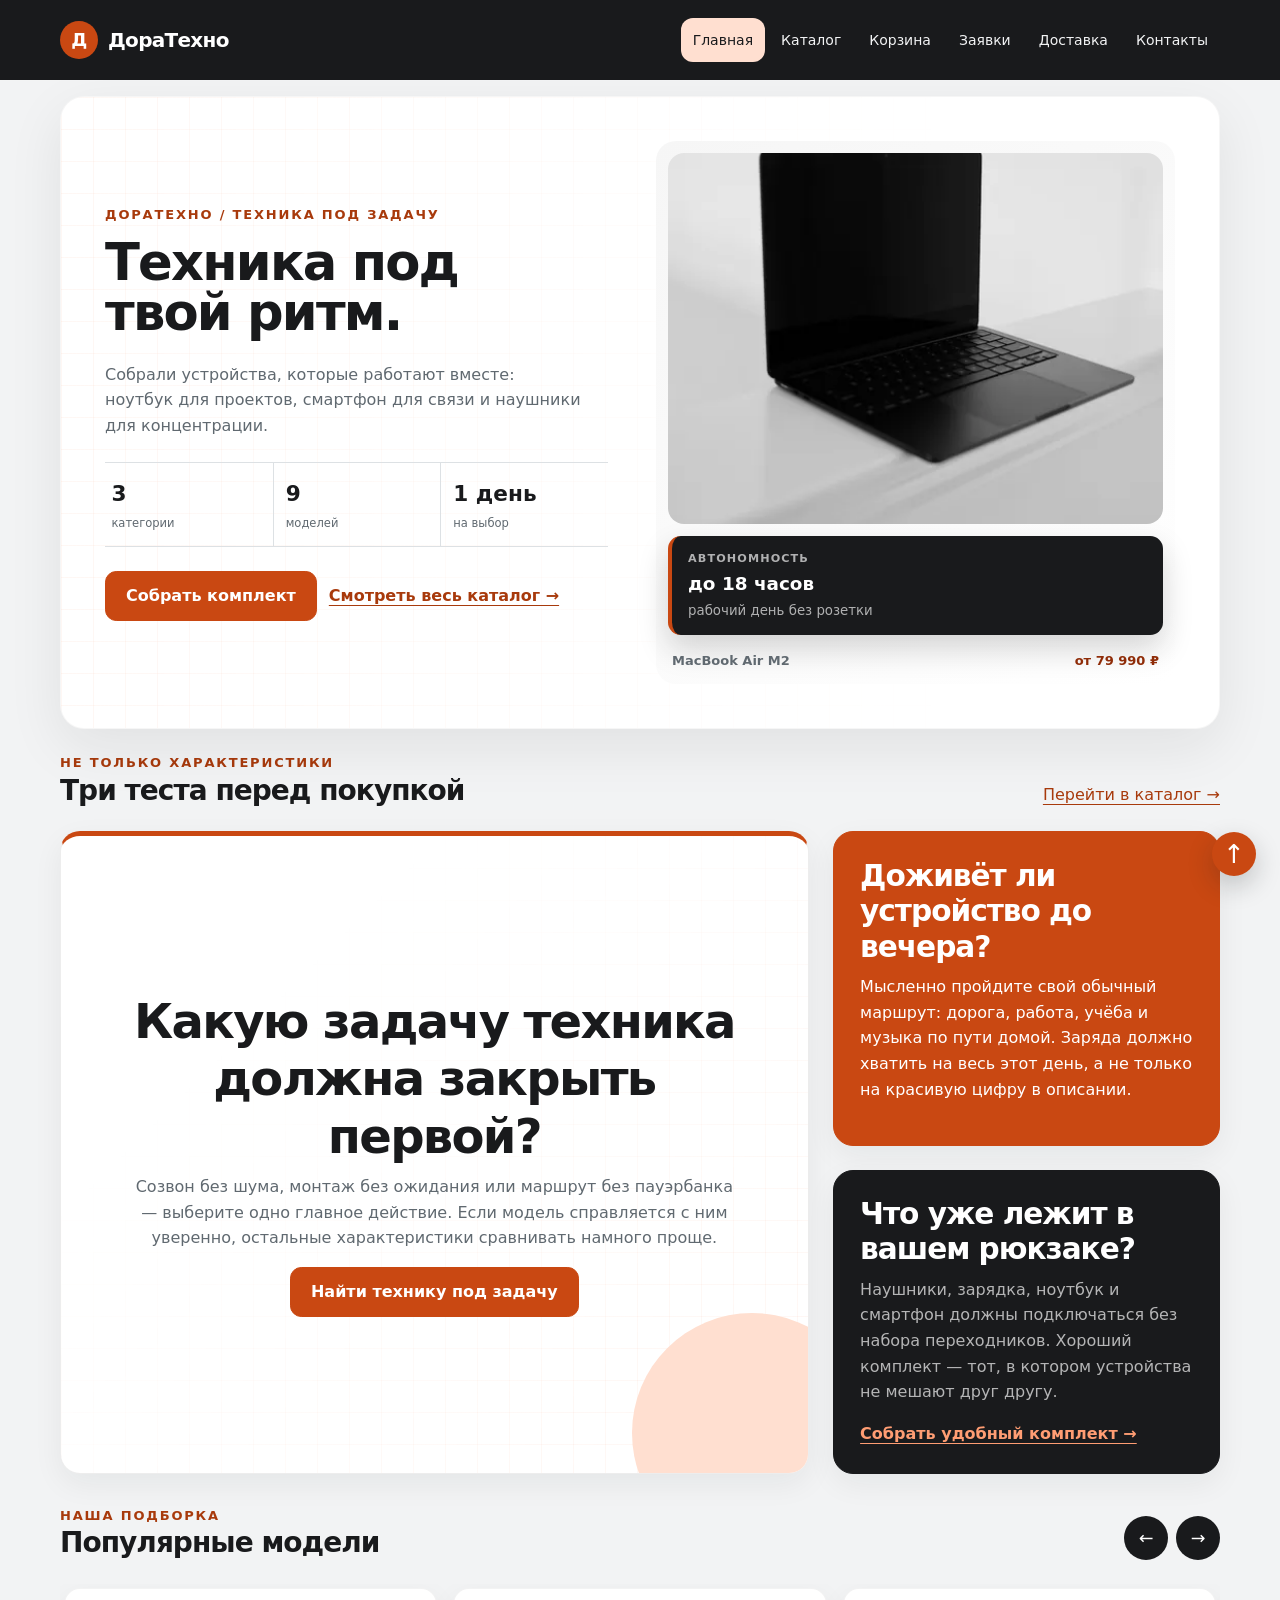
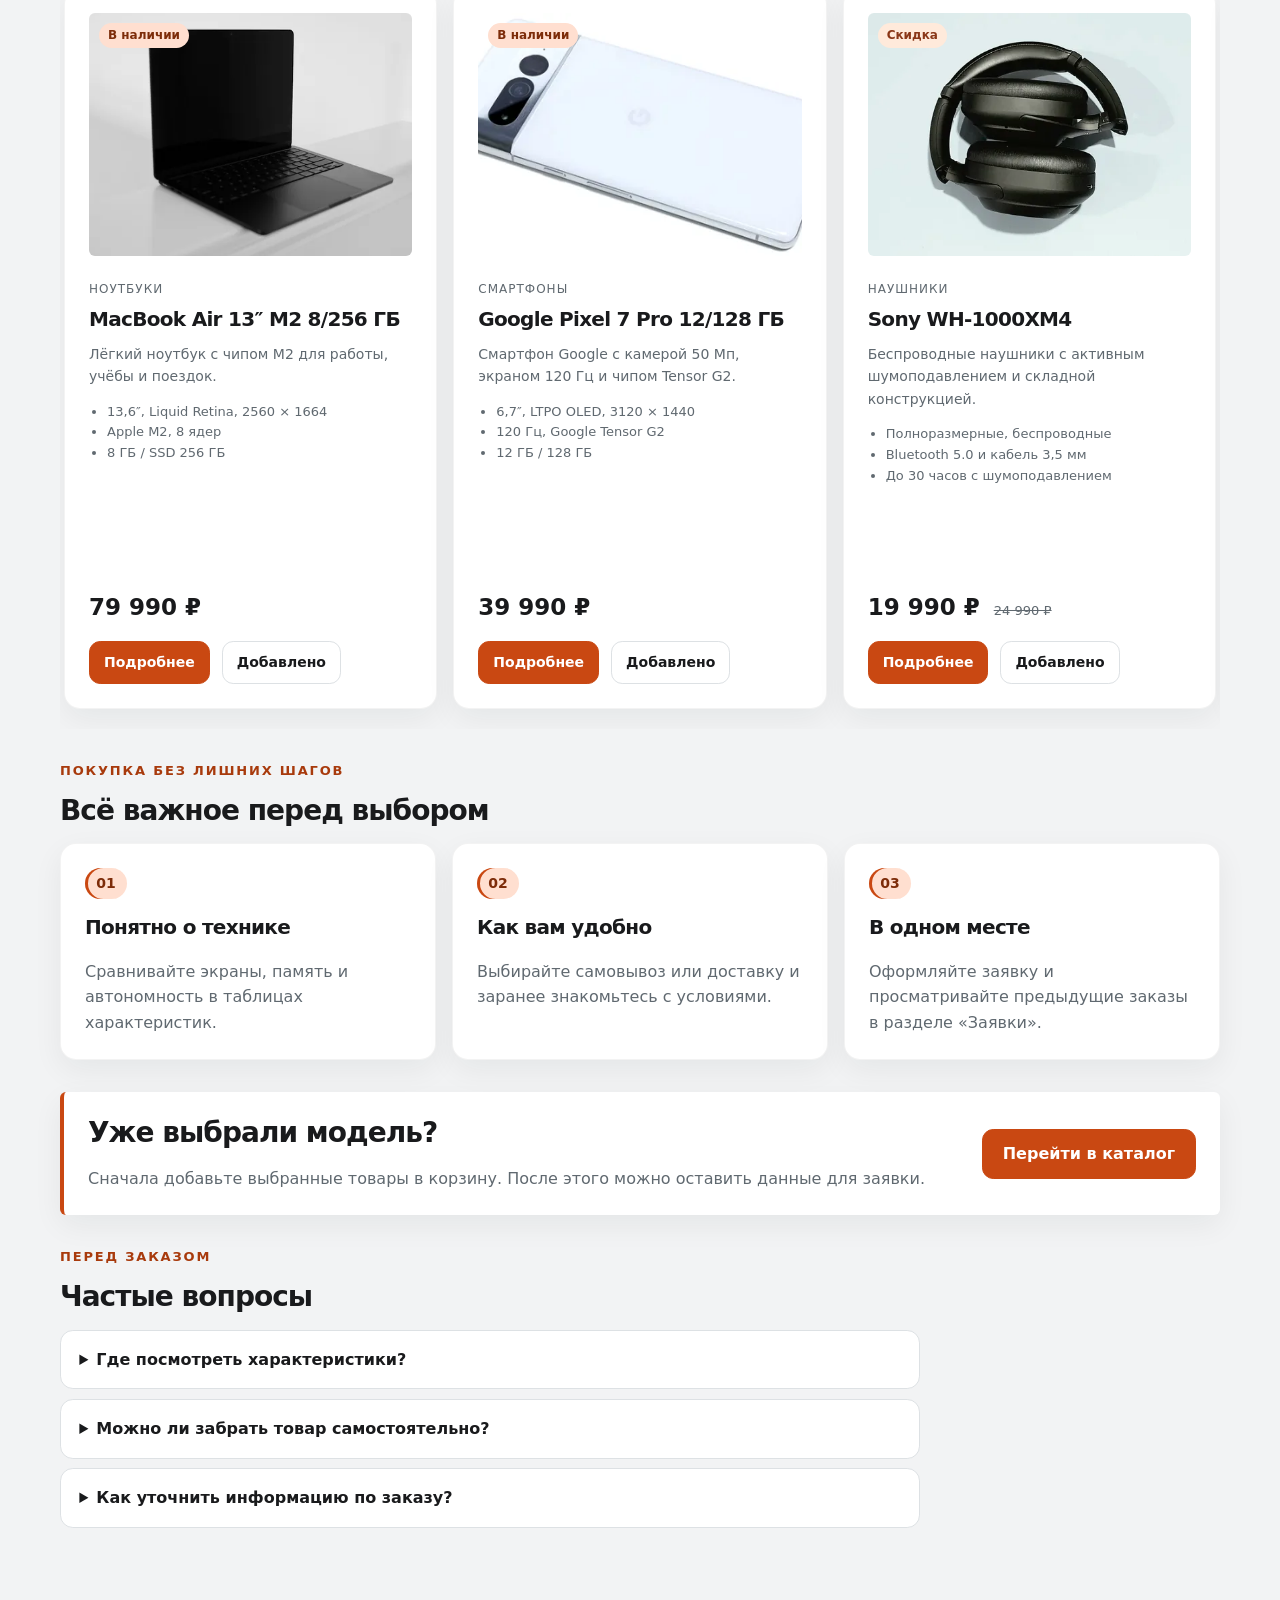
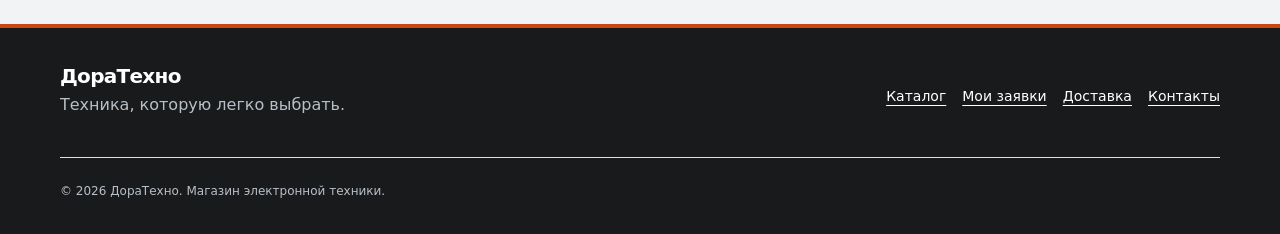
<file: index.html>
<!DOCTYPE html>
<html lang="ru">
  <head>
    <meta charset="UTF-8">
    <meta name="viewport" content="width=device-width, initial-scale=1.0">
    <meta name="description" content="ДораТехно: смартфоны, ноутбуки и наушники. Сравните модели, выберите технику и оформите заявку.">
    <title>Магазин техники — ДораТехно</title>
    <link rel="icon" href="images/favicon.svg" type="image/svg+xml">
    <link rel="stylesheet" href="css/style.css">
    <link rel="stylesheet" href="css/responsive.css">
    <script src="js/data.js" defer></script>
    <script src="js/storage.js" defer></script>
    <script src="js/main.js" defer></script>
    <script src="js/home.js" defer></script>
  </head>
  <body id="top">
    <a class="skip-link" href="#main">Перейти к содержимому</a>
    <header class="site-header">
      <div class="container">
        <div class="site-header__inner">
          <a class="site-header__logo" href="index.html">
            <span class="site-header__mark" aria-hidden="true">Д</span>ДораТехно</a>
          <nav class="site-nav" aria-label="Основная навигация">
            <ul class="site-nav__list">
              <li class="site-nav__item">
                <a class="site-nav__link site-nav__link--active" href="index.html" aria-current="page">Главная</a>
              </li>
              <li class="site-nav__item">
                <a class="site-nav__link" href="catalog.html">Каталог</a>
              </li>
              <li class="site-nav__item">
                <a class="site-nav__link" href="cart.html">Корзина</a>
              </li>
              <li class="site-nav__item">
                <a class="site-nav__link" href="order.html">Заявки</a>
              </li>
              <li class="site-nav__item">
                <a class="site-nav__link" href="delivery.html">Доставка</a>
              </li>
              <li class="site-nav__item">
                <a class="site-nav__link" href="contacts.html">Контакты</a>
              </li>
            </ul>
          </nav>
        </div>
      </div>
    </header>
    <main class="container" id="main">
      <section class="hero">
        <div class="hero__content">
          <p class="eyebrow">ДораТехно / техника под задачу</p>
          <h1 class="hero__title"><span>Техника под</span> <span class="hero__title-second">твой ритм.</span></h1>
          <p class="hero__text">Собрали устройства, которые работают вместе: ноутбук для проектов, смартфон для связи и наушники для концентрации.</p>
          <ul class="hero__facts" aria-label="Преимущества подборки">
            <li><strong>3</strong><span>категории</span></li>
            <li><strong>9</strong><span>моделей</span></li>
            <li><strong>1 день</strong><span>на выбор</span></li>
          </ul>
          <div class="actions">
            <a class="button" href="#choice-guide-title">Собрать комплект</a>
            <a class="hero__text-link" href="catalog.html">Смотреть весь каталог →</a>
          </div>
        </div>
        <div class="hero__visual">
          <picture>
            <source type="image/webp" srcset="images/macbook-air-m2-alt-480.webp 480w, images/macbook-air-m2-alt-960.webp 960w" sizes="(max-width: 767px) calc(100vw - 32px), (max-width: 1023px) 45vw, 520px">
            <img class="hero__image" src="images/macbook-air-m2-alt.jpg" alt="MacBook Air 13″ M2 в цвете «Тёмная ночь»" width="960" height="1440" fetchpriority="high">
          </picture>
          <div class="hero__float-card">
            <span>Автономность</span>
            <strong>до 18 часов</strong>
            <small>рабочий день без розетки</small>
          </div>
          <p class="hero__caption"><strong>MacBook Air M2</strong><span>от 79 990 ₽</span></p>
        </div>
      </section>
      <section class="section choice-guide" aria-labelledby="choice-guide-title">
        <div class="section__heading">
          <div>
            <p class="eyebrow">Не только характеристики</p>
            <h2 id="choice-guide-title">Три теста перед покупкой</h2>
          </div>
          <a href="catalog.html">Перейти в каталог →</a>
        </div>
        <div class="choice-guide__grid">
          <article class="choice-guide__card choice-guide__card--main">
            <div class="choice-guide__content">
              <h3>Какую задачу техника должна закрыть первой?</h3>
              <p>Созвон без шума, монтаж без ожидания или маршрут без пауэрбанка — выберите одно главное действие. Если модель справляется с ним уверенно, остальные характеристики сравнивать намного проще.</p>
              <a class="button" href="catalog.html">Найти технику под задачу</a>
            </div>
          </article>
          <article class="choice-guide__card choice-guide__card--question">
            <h3>Доживёт ли устройство до вечера?</h3>
            <p>Мысленно пройдите свой обычный маршрут: дорога, работа, учёба и музыка по пути домой. Заряда должно хватить на весь этот день, а не только на красивую цифру в описании.</p>
          </article>
          <article class="choice-guide__card choice-guide__card--compatibility">
            <div>
              <h3>Что уже лежит в вашем рюкзаке?</h3>
              <p>Наушники, зарядка, ноутбук и смартфон должны подключаться без набора переходников. Хороший комплект — тот, в котором устройства не мешают друг другу.</p>
            </div>
            <a href="catalog.html">Собрать удобный комплект →</a>
          </article>
        </div>
      </section>
      <section class="section" id="popular">
        <div class="section__heading">
          <div>
            <p class="eyebrow">Наша подборка</p>
            <h2>Популярные модели</h2>
          </div>
          <div class="product-reel__nav">
            <nav class="product-reel__pagination" aria-label="Выбор популярного товара">
              <a class="product-reel__control" href="#popular-1" data-carousel-direction="previous" aria-label="Прокрутить товары назад">←</a>
              <a class="product-reel__control" href="#popular-6" data-carousel-direction="next" aria-label="Прокрутить товары вперёд">→</a>
            </nav>
          </div>
        </div>
        <div class="products-grid product-reel" data-carousel tabindex="0" aria-label="Популярные товары">
          <article class="product-card" id="popular-1">
            <img class="product-card__image" src="images/macbook-air-m2-alt.jpg" srcset="images/macbook-air-m2-alt-480.webp 480w, images/macbook-air-m2-alt-960.webp 960w" sizes="(max-width: 767px) calc(100vw - 64px), (max-width: 1023px) 46vw, 360px" alt="MacBook Air 13″ M2 8/256 ГБ" width="960" height="1440" loading="lazy">
            <span class="product-card__badge">В наличии</span>
            <p class="product-card__category">Ноутбуки</p>
            <h3 class="product-card__title"><a href="product.html">MacBook Air 13″ M2 8/256 ГБ</a></h3>
            <p class="product-card__description">Лёгкий ноутбук с чипом M2 для работы, учёбы и поездок.</p>
            <ul class="product-card__specs">
              <li>13,6″, Liquid Retina, 2560 × 1664</li>
              <li>Apple M2, 8 ядер</li>
              <li>8 ГБ / SSD 256 ГБ</li>
            </ul>
            <p class="product-card__price">79 990 ₽</p>
            <div class="product-card__actions">
              <a class="button" href="product.html">Подробнее</a>
              <a class="button button--secondary" href="cart.html" data-add-to-cart="7">Добавить в корзину</a>
            </div>
          </article>
          <article class="product-card" id="popular-2">
            <img class="product-card__image product-card__image--contain" src="images/google-pixel-7-pro.jpg" srcset="images/google-pixel-7-pro-480.webp 480w, images/google-pixel-7-pro-960.webp 960w" sizes="(max-width: 767px) calc(100vw - 64px), (max-width: 1023px) 46vw, 360px" alt="Google Pixel 7 Pro 12/128 ГБ" width="960" height="561" loading="lazy">
            <span class="product-card__badge">В наличии</span>
            <p class="product-card__category">Смартфоны</p>
            <h3 class="product-card__title"><a href="product-pixel-7-pro.html">Google Pixel 7 Pro 12/128 ГБ</a></h3>
            <p class="product-card__description">Смартфон Google с камерой 50 Мп, экраном 120 Гц и чипом Tensor G2.</p>
            <ul class="product-card__specs">
              <li>6,7″, LTPO OLED, 3120 × 1440</li>
              <li>120 Гц, Google Tensor G2</li>
              <li>12 ГБ / 128 ГБ</li>
            </ul>
            <p class="product-card__price">39 990 ₽</p>
            <div class="product-card__actions">
              <a class="button" href="product-pixel-7-pro.html">Подробнее</a>
              <a class="button button--secondary" href="cart.html" data-add-to-cart="1">Добавить в корзину</a>
            </div>
          </article>
          <article class="product-card product-card--discount" id="popular-3">
            <img class="product-card__image" src="images/sony-wh1000xm4.jpg" srcset="images/sony-wh1000xm4-480.webp 480w, images/sony-wh1000xm4-960.webp 960w" sizes="(max-width: 767px) calc(100vw - 64px), (max-width: 1023px) 46vw, 360px" alt="Sony WH-1000XM4" width="960" height="720" loading="lazy">
            <span class="product-card__badge">Скидка</span>
            <p class="product-card__category">Наушники</p>
            <h3 class="product-card__title"><a href="product-sony-wh1000xm4.html">Sony WH-1000XM4</a></h3>
            <p class="product-card__description">Беспроводные наушники с активным шумоподавлением и складной конструкцией.</p>
            <ul class="product-card__specs">
              <li>Полноразмерные, беспроводные</li>
              <li>Bluetooth 5.0 и кабель 3,5 мм</li>
              <li>До 30 часов с шумоподавлением</li>
            </ul>
            <p class="product-card__price">19 990 ₽ <del class="product-card__old-price">24 990 ₽</del></p>
            <div class="product-card__actions">
              <a class="button" href="product-sony-wh1000xm4.html">Подробнее</a>
              <a class="button button--secondary" href="cart.html" data-add-to-cart="4">Добавить в корзину</a>
            </div>
          </article>
          <article class="product-card" id="popular-4">
            <img class="product-card__image" src="images/iphone-13-pro-blue.jpg" alt="iPhone 13 Pro 128 ГБ" width="960" height="1200" loading="lazy">
            <span class="product-card__badge">В наличии</span>
            <p class="product-card__category">Смартфоны</p>
            <h3 class="product-card__title"><a href="product-iphone-13-pro.html">iPhone 13 Pro 128 ГБ</a></h3>
            <p class="product-card__description">Компактный iPhone с OLED-экраном ProMotion и тройной камерой.</p>
            <ul class="product-card__specs">
              <li>6,1″, OLED, 2532 × 1170</li>
              <li>ProMotion до 120 Гц, Apple A15</li>
              <li>Накопитель 128 ГБ</li>
            </ul>
            <p class="product-card__price">44 990 ₽</p>
            <div class="product-card__actions">
              <a class="button" href="product-iphone-13-pro.html">Подробнее</a>
              <a class="button button--secondary" href="cart.html" data-add-to-cart="2">Добавить в корзину</a>
            </div>
          </article>
          <article class="product-card" id="popular-5">
            <img class="product-card__image" src="images/airpods-max-white.jpg" alt="Apple AirPods Max (Lightning)" width="960" height="720" loading="lazy">
            <span class="product-card__badge">В наличии</span>
            <p class="product-card__category">Наушники</p>
            <h3 class="product-card__title"><a href="product-airpods-max.html">Apple AirPods Max (Lightning)</a></h3>
            <p class="product-card__description">Полноразмерные наушники с шумоподавлением и пространственным аудио.</p>
            <ul class="product-card__specs">
              <li>Полноразмерные, беспроводные</li>
              <li>Bluetooth 5.0, шумоподавление</li>
              <li>До 20 часов работы</li>
            </ul>
            <p class="product-card__price">39 990 ₽</p>
            <div class="product-card__actions">
              <a class="button" href="product-airpods-max.html">Подробнее</a>
              <a class="button button--secondary" href="cart.html" data-add-to-cart="6">Добавить в корзину</a>
            </div>
          </article>
          <article class="product-card" id="popular-6">
            <img class="product-card__image" src="images/macbook-pro-m1-candidate.jpg" alt="MacBook Pro 14″ M1 Pro 16/512 ГБ" width="960" height="640" loading="lazy">
            <span class="product-card__badge">В наличии</span>
            <p class="product-card__category">Ноутбуки</p>
            <h3 class="product-card__title"><a href="product-macbook-pro-14.html">MacBook Pro 14″ M1 Pro 16/512 ГБ</a></h3>
            <p class="product-card__description">Производительный ноутбук с экраном Liquid Retina XDR и чипом M1 Pro.</p>
            <ul class="product-card__specs">
              <li>14,2″, Liquid Retina XDR</li>
              <li>Apple M1 Pro, 8 ядер</li>
              <li>16 ГБ / SSD 512 ГБ</li>
            </ul>
            <p class="product-card__price">119 990 ₽</p>
            <div class="product-card__actions">
              <a class="button" href="product-macbook-pro-14.html">Подробнее</a>
              <a class="button button--secondary" href="cart.html" data-add-to-cart="8">Добавить в корзину</a>
            </div>
          </article>
        </div>
      </section>
      <section class="section" id="advantages">
        <p class="eyebrow">Покупка без лишних шагов</p>
        <h2>Всё важное перед выбором</h2>
        <div class="benefits">
          <article class="benefit">
            <span class="benefit__number">01</span>
            <h3>Понятно о технике</h3>
            <p>Сравнивайте экраны, память и автономность в таблицах характеристик.</p>
          </article>
          <article class="benefit">
            <span class="benefit__number">02</span>
            <h3>Как вам удобно</h3>
            <p>Выбирайте самовывоз или доставку и заранее знакомьтесь с условиями.</p>
          </article>
          <article class="benefit">
            <span class="benefit__number">03</span>
            <h3>В одном месте</h3>
            <p>Оформляйте заявку и просматривайте предыдущие заказы в разделе «Заявки».</p>
          </article>
        </div>
      </section>
      <aside class="help-banner section" id="contacts">
        <div>
          <h2>Уже выбрали модель?</h2>
          <p>Сначала добавьте выбранные товары в корзину. После этого можно оставить данные для заявки.</p>
        </div>
        <a class="button" href="catalog.html">Перейти в каталог</a>
      </aside>
      <section class="section faq" id="faq">
        <p class="eyebrow">Перед заказом</p>
        <h2>Частые вопросы</h2>
        <details class="faq__item">
          <summary class="faq__question">Где посмотреть характеристики?</summary>
          <p class="faq__answer">Откройте товар кнопкой «Подробнее». На странице есть таблица параметров и комплектация.</p>
        </details>
        <details class="faq__item">
          <summary class="faq__question">Можно ли забрать товар самостоятельно?</summary>
          <p class="faq__answer">Да, выберите самовывоз при оформлении заявки. Адрес и часы работы указаны в <a href="contacts.html">контактах</a>.</p>
        </details>
        <details class="faq__item">
          <summary class="faq__question">Как уточнить информацию по заказу?</summary>
          <p class="faq__answer">Откройте форму обращения на странице контактов и укажите номер заявки.</p>
        </details>
      </section>
    </main>
    <footer class="site-footer">
      <div class="container">
        <div class="site-footer__inner">
          <div>
            <a class="site-header__logo" href="index.html">ДораТехно</a>
            <p class="muted">Техника, которую легко выбрать.</p>
          </div>
          <nav class="site-footer__links" aria-label="Ссылки в подвале">
            <a href="catalog.html">Каталог</a>
            <a href="order.html">Мои заявки</a>
            <a href="delivery.html">Доставка</a>
            <a href="contacts.html">Контакты</a>
          </nav>
        </div>
        <p class="site-footer__note">© 2026 ДораТехно. Магазин электронной техники.</p>
      </div>
    </footer>
    <a class="back-to-top" href="#top" aria-label="Наверх">↑</a>
  </body>
</html>
</file>
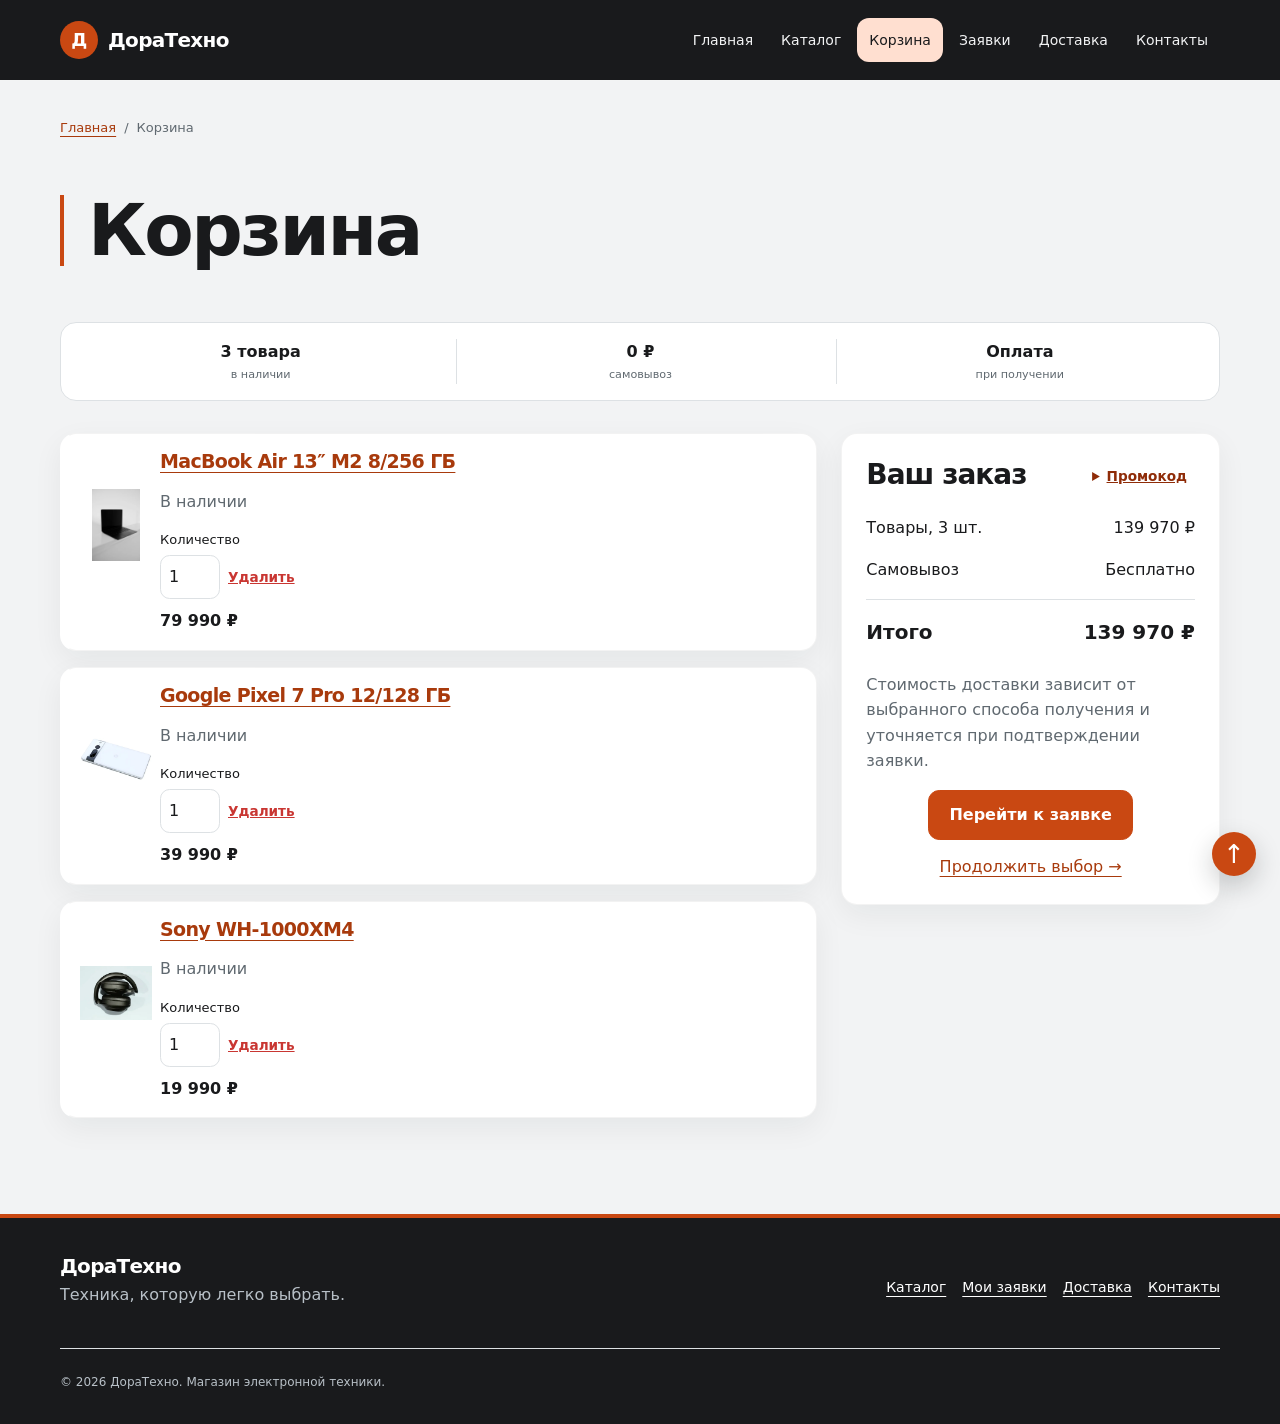
<file: cart.html>
<!DOCTYPE html>
<html lang="ru">
  <head>
    <meta charset="UTF-8">
    <meta name="viewport" content="width=device-width, initial-scale=1.0">
    <meta name="description" content="Интерактивная корзина ДораТехно с изменением количества, промокодом и расчётом суммы.">
    <title>Корзина — ДораТехно</title>
    <link rel="icon" href="images/favicon.svg" type="image/svg+xml">
    <link rel="stylesheet" href="css/style.css">
    <link rel="stylesheet" href="css/responsive.css">
    <script src="js/data.js" defer></script>
    <script src="js/storage.js" defer></script>
    <script src="js/main.js" defer></script>
    <script src="js/cart.js" defer></script>
  </head>
  <body id="top">
    <a class="skip-link" href="#main">Перейти к содержимому</a>
    <header class="site-header">
      <div class="container">
        <div class="site-header__inner">
          <a class="site-header__logo" href="index.html"><span class="site-header__mark" aria-hidden="true">Д</span>ДораТехно</a>
          <nav class="site-nav" aria-label="Основная навигация">
            <ul class="site-nav__list">
              <li class="site-nav__item"><a class="site-nav__link" href="index.html">Главная</a></li>
              <li class="site-nav__item"><a class="site-nav__link" href="catalog.html">Каталог</a></li>
              <li class="site-nav__item"><a class="site-nav__link site-nav__link--active" href="cart.html" aria-current="page">Корзина</a></li>
              <li class="site-nav__item"><a class="site-nav__link" href="order.html">Заявки</a></li>
              <li class="site-nav__item"><a class="site-nav__link" href="delivery.html">Доставка</a></li>
              <li class="site-nav__item"><a class="site-nav__link" href="contacts.html">Контакты</a></li>
            </ul>
          </nav>
        </div>
      </div>
    </header>

    <main class="container" id="main">
      <nav class="breadcrumbs" aria-label="Хлебные крошки">
        <a href="index.html">Главная</a>
        <span class="breadcrumbs__current" aria-current="page">Корзина</span>
      </nav>
      <section class="page-heading">
        <h1>Корзина</h1>
      </section>

      <ul class="cart-assurance" aria-label="Условия заказа">
        <li><strong data-assurance-count>3 товара</strong><span>в наличии</span></li>
        <li><strong>0 ₽</strong><span>самовывоз</span></li>
        <li><strong>Оплата</strong><span>при получении</span></li>
      </ul>

      <p class="catalog-empty" data-cart-empty hidden>Корзина пуста. Добавьте товары из каталога.</p>
      <div class="order-layout section">
        <section class="cart-list" data-cart-items aria-label="Товары в корзине" aria-live="polite"></section>

        <aside class="order-info" data-cart-summary hidden>
          <h2>Ваш заказ</h2>
          <dl class="order-totals">
            <div>
              <dt data-cart-count>Товары, 0 шт.</dt>
              <dd data-cart-subtotal>0 ₽</dd>
            </div>
            <div data-cart-discount-row hidden>
              <dt>Скидка</dt>
              <dd data-cart-discount>0 ₽</dd>
            </div>
            <div>
              <dt>Самовывоз</dt>
              <dd>Бесплатно</dd>
            </div>
            <div class="order-totals__total">
              <dt>Итого</dt>
              <dd data-cart-total>0 ₽</dd>
            </div>
          </dl>

          <p class="muted">Стоимость доставки зависит от выбранного способа получения и уточняется при подтверждении заявки.</p>
          <a class="button" href="order.html#new-order">Перейти к заявке</a>
          <p class="order-info__link"><a href="catalog.html">Продолжить выбор →</a></p>

          <details class="cart-extra">
            <summary>Промокод</summary>
            <div class="cart-extra__panel">
              <form class="promo-form" data-promo-form>
                <label for="promo-code">Промокод</label>
                <div class="promo-form__row">
                  <input class="order-form__input" id="promo-code" type="text" placeholder="DORA10" autocomplete="off">
                  <button class="button button--secondary" type="submit">Применить</button>
                </div>
                <p class="form-message" data-promo-message aria-live="polite"></p>
              </form>
              <button class="button button--secondary" type="button" data-action="clear-cart">Очистить корзину</button>
            </div>
          </details>
        </aside>
      </div>
    </main>

    <footer class="site-footer">
      <div class="container">
        <div class="site-footer__inner">
          <div><a class="site-header__logo" href="index.html">ДораТехно</a><p class="muted">Техника, которую легко выбрать.</p></div>
          <nav class="site-footer__links" aria-label="Ссылки в подвале">
            <a href="catalog.html">Каталог</a><a href="order.html">Мои заявки</a><a href="delivery.html">Доставка</a><a href="contacts.html">Контакты</a>
          </nav>
        </div>
        <p class="site-footer__note">© 2026 ДораТехно. Магазин электронной техники.</p>
      </div>
    </footer>
    <a class="back-to-top" href="#top" aria-label="Наверх">↑</a>
  </body>
</html>
</file>
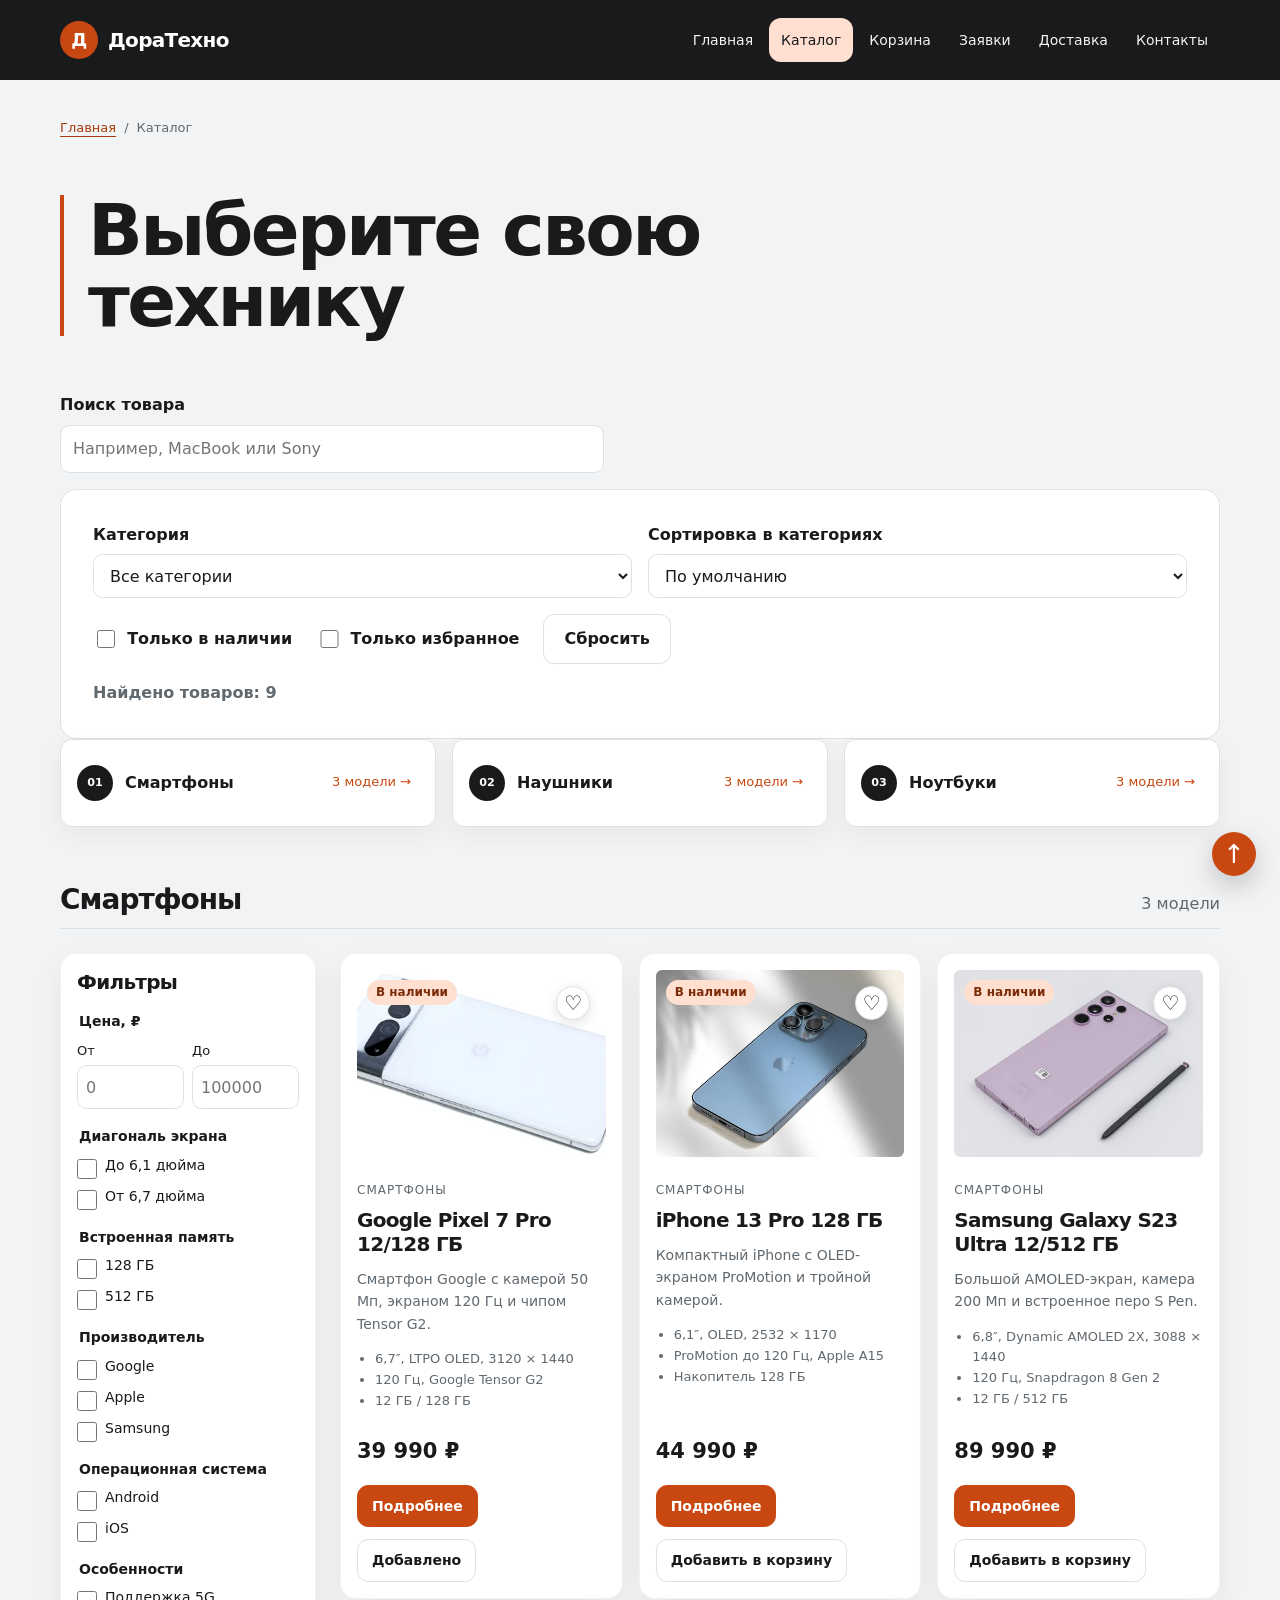
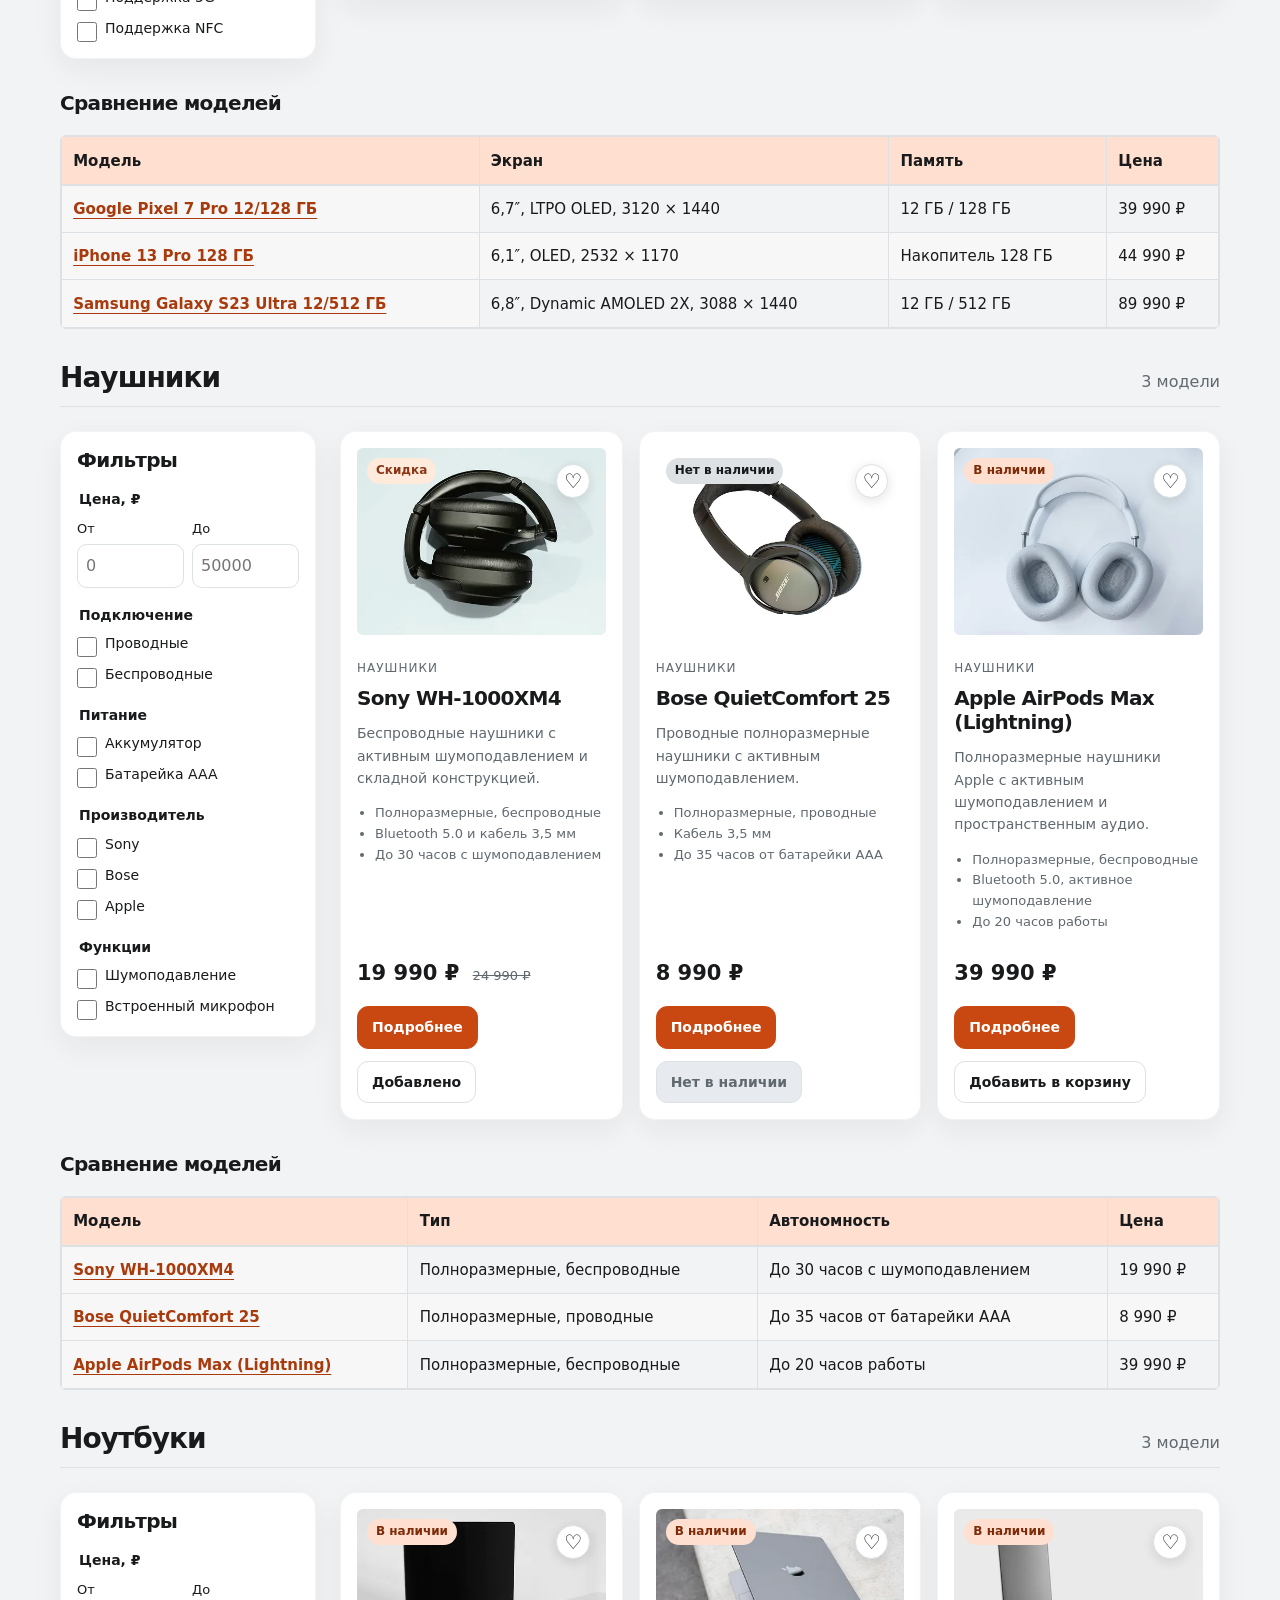
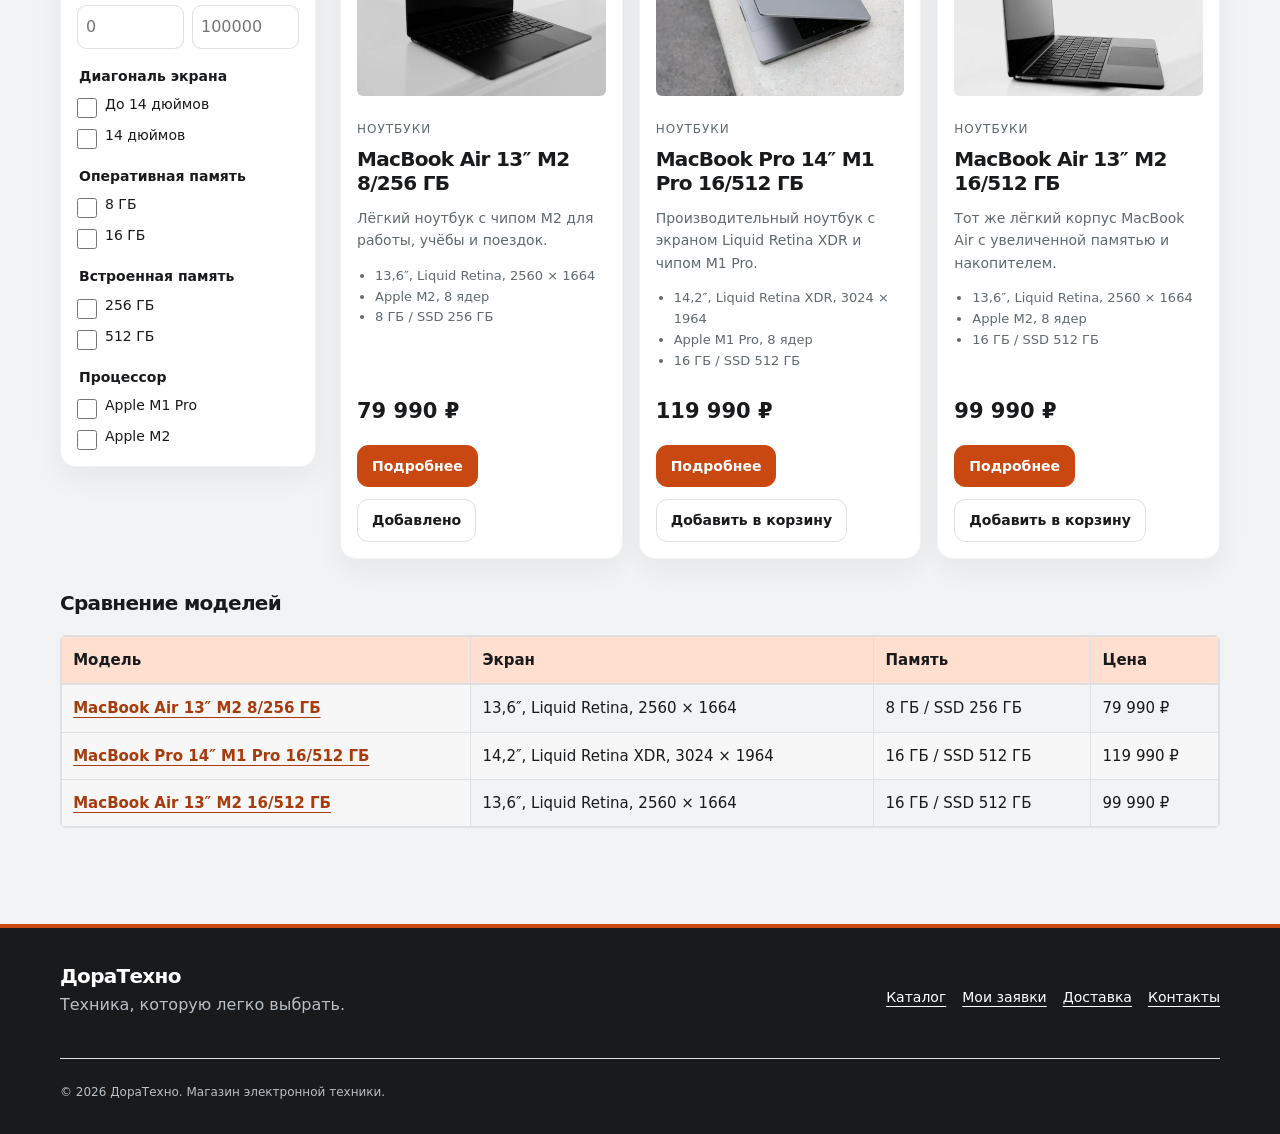
<file: catalog.html>
<!DOCTYPE html>
<html lang="ru">
  <head>
    <meta charset="UTF-8">
    <meta name="viewport" content="width=device-width, initial-scale=1.0">
    <meta name="description" content="Выберите раздел: смартфоны, наушники или ноутбуки. Девять моделей с подробными характеристиками.">
    <title>Каталог техники — ДораТехно</title>
    <link rel="icon" href="images/favicon.svg" type="image/svg+xml">
    <link rel="stylesheet" href="css/style.css">
    <link rel="stylesheet" href="css/responsive.css">
    <script src="js/data.js" defer></script>
    <script src="js/storage.js" defer></script>
    <script src="js/main.js" defer></script>
    <script src="js/catalog.js" defer></script>
  </head>
  <body id="top">
    <a class="skip-link" href="#main">Перейти к содержимому</a>
    <header class="site-header">
      <div class="container">
        <div class="site-header__inner">
          <a class="site-header__logo" href="index.html">
            <span class="site-header__mark" aria-hidden="true">Д</span>ДораТехно</a>
          <nav class="site-nav" aria-label="Основная навигация">
            <ul class="site-nav__list">
              <li class="site-nav__item">
                <a class="site-nav__link" href="index.html">Главная</a>
              </li>
              <li class="site-nav__item">
                <a class="site-nav__link site-nav__link--active" href="catalog.html" aria-current="page">Каталог</a>
              </li>
              <li class="site-nav__item">
                <a class="site-nav__link" href="cart.html">Корзина</a>
              </li>
              <li class="site-nav__item">
                <a class="site-nav__link" href="order.html">Заявки</a>
              </li>
              <li class="site-nav__item">
                <a class="site-nav__link" href="delivery.html">Доставка</a>
              </li>
              <li class="site-nav__item">
                <a class="site-nav__link" href="contacts.html">Контакты</a>
              </li>
            </ul>
          </nav>
        </div>
      </div>
    </header>
    <main class="container" id="main">
      <nav class="breadcrumbs" aria-label="Хлебные крошки">
        <a href="index.html">Главная</a>
        <span class="breadcrumbs__current" aria-current="page">Каталог</span>
      </nav>
      <section class="page-heading">
        <h1>Выберите свою технику</h1>
      </section>

      <div class="catalog-controls__group catalog-search" role="search">
        <label for="catalog-search">Поиск товара</label>
        <input class="order-form__input" id="catalog-search" type="search" placeholder="Например, MacBook или Sony" autocomplete="off">
      </div>

      <section class="catalog-controls" aria-label="Фильтры и сортировка">
        <div class="catalog-controls__grid">
          <div class="catalog-controls__group">
            <label for="category-filter">Категория</label>
            <select class="order-form__input" id="category-filter">
              <option value="all">Все категории</option>
              <option value="phones">Смартфоны</option>
              <option value="audio">Наушники</option>
              <option value="notebooks">Ноутбуки</option>
            </select>
          </div>
          <div class="catalog-controls__group">
            <label for="sort-select">Сортировка в категориях</label>
            <select class="order-form__input" id="sort-select">
              <option value="default">По умолчанию</option>
              <option value="price-asc">Сначала дешевле</option>
              <option value="price-desc">Сначала дороже</option>
              <option value="title-asc">По названию А–Я</option>
              <option value="rating-desc">По рейтингу</option>
            </select>
          </div>
        </div>
        <div class="catalog-controls__checks">
          <label><input id="availability-filter" type="checkbox"> Только в наличии</label>
          <label><input id="favorites-filter" type="checkbox"> Только избранное</label>
          <button class="button button--secondary" type="button" data-action="reset-catalog">Сбросить</button>
        </div>
        <p class="catalog-count" aria-live="polite">Загрузка каталога…</p>
      </section>
      <p class="catalog-message" role="status" aria-live="polite"></p>
      <p class="catalog-empty" data-catalog-empty hidden>По выбранным условиям товары не найдены. Измените запрос или сбросьте фильтры.</p>
      <noscript><p class="catalog-empty">Для интерактивного каталога необходимо включить JavaScript.</p></noscript>
      <nav class="category-list" aria-label="Категории товаров">
        <a class="category-list__link" href="catalog.html#phones">Смартфоны<span>3 модели →</span>
        </a>
        <a class="category-list__link" href="catalog.html#audio">Наушники<span>3 модели →</span>
        </a>
        <a class="category-list__link" href="catalog.html#notebooks">Ноутбуки<span>3 модели →</span>
        </a>
      </nav>
      <section class="catalog-category section" id="phones">
        <div class="section__heading">
          <h2>Смартфоны</h2>
          <p class="muted">3 модели</p>
        </div>
        <div class="catalog-layout">
          <aside class="catalog-filters" aria-labelledby="phones-filter-title">
            <h3 class="catalog-filters__title" id="phones-filter-title">Фильтры</h3>
            <div class="filters-form">
              <fieldset class="filters-form__group"><legend class="filters-form__legend">Цена, ₽</legend><div class="filters-form__range"><div><label class="filters-form__label" for="phones-price-from">От</label><input class="filters-form__input" id="phones-price-from" type="number" min="0" placeholder="0"></div><div><label class="filters-form__label" for="phones-price-to">До</label><input class="filters-form__input" id="phones-price-to" type="number" min="0" placeholder="100000"></div></div></fieldset>
              <fieldset class="filters-form__group"><legend class="filters-form__legend">Диагональ экрана</legend><div class="filters-form__options"><div class="filters-form__option"><input id="phones-size-small" type="checkbox"><label for="phones-size-small">До 6,1 дюйма</label></div><div class="filters-form__option"><input id="phones-size-large" type="checkbox"><label for="phones-size-large">От 6,7 дюйма</label></div></div></fieldset>
              <fieldset class="filters-form__group"><legend class="filters-form__legend">Встроенная память</legend><div class="filters-form__options"><div class="filters-form__option"><input id="phones-storage-128" type="checkbox"><label for="phones-storage-128">128 ГБ</label></div><div class="filters-form__option"><input id="phones-storage-512" type="checkbox"><label for="phones-storage-512">512 ГБ</label></div></div></fieldset>
              <fieldset class="filters-form__group"><legend class="filters-form__legend">Производитель</legend><div class="filters-form__options"><div class="filters-form__option"><input id="phones-brand-google" type="checkbox"><label for="phones-brand-google">Google</label></div><div class="filters-form__option"><input id="phones-brand-apple" type="checkbox"><label for="phones-brand-apple">Apple</label></div><div class="filters-form__option"><input id="phones-brand-samsung" type="checkbox"><label for="phones-brand-samsung">Samsung</label></div></div></fieldset>
              <fieldset class="filters-form__group"><legend class="filters-form__legend">Операционная система</legend><div class="filters-form__options"><div class="filters-form__option"><input id="phones-os-android" type="checkbox"><label for="phones-os-android">Android</label></div><div class="filters-form__option"><input id="phones-os-ios" type="checkbox"><label for="phones-os-ios">iOS</label></div></div></fieldset>
              <fieldset class="filters-form__group"><legend class="filters-form__legend">Особенности</legend><div class="filters-form__options"><div class="filters-form__option"><input id="phones-feature-5g" type="checkbox"><label for="phones-feature-5g">Поддержка 5G</label></div><div class="filters-form__option"><input id="phones-feature-nfc" type="checkbox"><label for="phones-feature-nfc">Поддержка NFC</label></div></div></fieldset>
            </div>
          </aside>
          <div class="catalog-products">
            <div class="products-grid" data-products-container data-category="phones"></div>
            <p class="catalog-empty" data-category-empty hidden>В этой категории товары не найдены. Измените фильтры.</p>
          </div>
        </div>
        <section class="section category-comparison">
          <h3>Сравнение моделей</h3>
          <div class="table-wrap">
            <table class="spec-table">
              <caption>Смартфоны: основные параметры и цены</caption>
              <thead>
                <tr>
                  <th scope="col">Модель</th>
                  <th scope="col">Экран</th>
                  <th scope="col">Память</th>
                  <th scope="col">Цена</th>
                </tr>
              </thead>
              <tbody>
                <tr><th scope="row"><a href="product-pixel-7-pro.html">Google Pixel 7 Pro 12/128 ГБ</a></th><td>6,7″, LTPO OLED, 3120 × 1440</td><td>12 ГБ / 128 ГБ</td><td>39 990 ₽</td></tr>
                <tr><th scope="row"><a href="product-iphone-13-pro.html">iPhone 13 Pro 128 ГБ</a></th><td>6,1″, OLED, 2532 × 1170</td><td>Накопитель 128 ГБ</td><td>44 990 ₽</td></tr>
                <tr><th scope="row"><a href="product-galaxy-s23-ultra.html">Samsung Galaxy S23 Ultra 12/512 ГБ</a></th><td>6,8″, Dynamic AMOLED 2X, 3088 × 1440</td><td>12 ГБ / 512 ГБ</td><td>89 990 ₽</td></tr>
              </tbody>
            </table>
          </div>
        </section>
      </section>
      <section class="catalog-category section" id="audio">
        <div class="section__heading">
          <h2>Наушники</h2>
          <p class="muted">3 модели</p>
        </div>
        <div class="catalog-layout">
          <aside class="catalog-filters" aria-labelledby="audio-filter-title">
            <h3 class="catalog-filters__title" id="audio-filter-title">Фильтры</h3>
            <div class="filters-form">
              <fieldset class="filters-form__group"><legend class="filters-form__legend">Цена, ₽</legend><div class="filters-form__range"><div><label class="filters-form__label" for="audio-price-from">От</label><input class="filters-form__input" id="audio-price-from" type="number" min="0" placeholder="0"></div><div><label class="filters-form__label" for="audio-price-to">До</label><input class="filters-form__input" id="audio-price-to" type="number" min="0" placeholder="50000"></div></div></fieldset>
              <fieldset class="filters-form__group"><legend class="filters-form__legend">Подключение</legend><div class="filters-form__options"><div class="filters-form__option"><input id="audio-wired" type="checkbox"><label for="audio-wired">Проводные</label></div><div class="filters-form__option"><input id="audio-wireless" type="checkbox"><label for="audio-wireless">Беспроводные</label></div></div></fieldset>
              <fieldset class="filters-form__group"><legend class="filters-form__legend">Питание</legend><div class="filters-form__options"><div class="filters-form__option"><input id="audio-battery" type="checkbox"><label for="audio-battery">Аккумулятор</label></div><div class="filters-form__option"><input id="audio-aaa" type="checkbox"><label for="audio-aaa">Батарейка AAA</label></div></div></fieldset>
              <fieldset class="filters-form__group"><legend class="filters-form__legend">Производитель</legend><div class="filters-form__options"><div class="filters-form__option"><input id="audio-brand-sony" type="checkbox"><label for="audio-brand-sony">Sony</label></div><div class="filters-form__option"><input id="audio-brand-bose" type="checkbox"><label for="audio-brand-bose">Bose</label></div><div class="filters-form__option"><input id="audio-brand-apple" type="checkbox"><label for="audio-brand-apple">Apple</label></div></div></fieldset>
              <fieldset class="filters-form__group"><legend class="filters-form__legend">Функции</legend><div class="filters-form__options"><div class="filters-form__option"><input id="audio-noise-cancelling" type="checkbox"><label for="audio-noise-cancelling">Шумоподавление</label></div><div class="filters-form__option"><input id="audio-microphone" type="checkbox"><label for="audio-microphone">Встроенный микрофон</label></div></div></fieldset>
            </div>
          </aside>
          <div class="catalog-products">
            <div class="products-grid" data-products-container data-category="audio"></div>
            <p class="catalog-empty" data-category-empty hidden>В этой категории товары не найдены. Измените фильтры.</p>
          </div>
        </div>
        <section class="section category-comparison">
          <h3>Сравнение моделей</h3>
          <div class="table-wrap">
            <table class="spec-table">
              <caption>Наушники: основные параметры и цены</caption>
              <thead>
                <tr>
                  <th scope="col">Модель</th>
                  <th scope="col">Тип</th>
                  <th scope="col">Автономность</th>
                  <th scope="col">Цена</th>
                </tr>
              </thead>
              <tbody>
                <tr><th scope="row"><a href="product-sony-wh1000xm4.html">Sony WH-1000XM4</a></th><td>Полноразмерные, беспроводные</td><td>До 30 часов с шумоподавлением</td><td>19 990 ₽</td></tr>
                <tr><th scope="row"><a href="product-bose-qc25.html">Bose QuietComfort 25</a></th><td>Полноразмерные, проводные</td><td>До 35 часов от батарейки AAA</td><td>8 990 ₽</td></tr>
                <tr><th scope="row"><a href="product-airpods-max.html">Apple AirPods Max (Lightning)</a></th><td>Полноразмерные, беспроводные</td><td>До 20 часов работы</td><td>39 990 ₽</td></tr>
              </tbody>
            </table>
          </div>
        </section>
      </section>
      <section class="catalog-category section" id="notebooks">
        <div class="section__heading">
          <h2>Ноутбуки</h2>
          <p class="muted">3 модели</p>
        </div>
        <div class="catalog-layout">
          <aside class="catalog-filters" aria-labelledby="notebooks-filter-title">
            <h3 class="catalog-filters__title" id="notebooks-filter-title">Фильтры</h3>
            <div class="filters-form">
              <fieldset class="filters-form__group">
                <legend class="filters-form__legend">Цена, ₽</legend>
                <div class="filters-form__range">
                  <div>
                    <label class="filters-form__label" for="notebooks-price-from">От</label>
                    <input class="filters-form__input" id="notebooks-price-from" name="price-from" type="number" min="0" placeholder="0">
                  </div>
                  <div>
                    <label class="filters-form__label" for="notebooks-price-to">До</label>
                    <input class="filters-form__input" id="notebooks-price-to" name="price-to" type="number" min="0" placeholder="100000">
                  </div>
                </div>
              </fieldset>
              <fieldset class="filters-form__group">
                <legend class="filters-form__legend">Диагональ экрана</legend>
                <div class="filters-form__options">
                  <div class="filters-form__option">
                    <input id="notebooks-screen-compact" name="screen-size" type="checkbox" value="compact">
                    <label for="notebooks-screen-compact">До 14 дюймов</label>
                  </div>
                  <div class="filters-form__option">
                    <input id="notebooks-screen-large" name="screen-size" type="checkbox" value="14">
                    <label for="notebooks-screen-large">14 дюймов</label>
                  </div>
                </div>
              </fieldset>
              <fieldset class="filters-form__group">
                <legend class="filters-form__legend">Оперативная память</legend>
                <div class="filters-form__options">
                  <div class="filters-form__option">
                    <input id="notebooks-ram-16" name="ram" type="checkbox" value="8">
                    <label for="notebooks-ram-16">8 ГБ</label>
                  </div>
                  <div class="filters-form__option">
                    <input id="notebooks-ram-32" name="ram" type="checkbox" value="16">
                    <label for="notebooks-ram-32">16 ГБ</label>
                  </div>
                </div>
              </fieldset>
                            <fieldset class="filters-form__group">
                <legend class="filters-form__legend">Встроенная память</legend>
                <div class="filters-form__options">
                  <div class="filters-form__option">
                    <input id="notebooks-storage-256" name="storage" type="checkbox" value="256">
                    <label for="notebooks-storage-256">256 ГБ</label>
                  </div>
                  <div class="filters-form__option">
                    <input id="notebooks-storage-512" name="storage" type="checkbox" value="512">
                    <label for="notebooks-storage-512">512 ГБ</label>
                  </div>
                </div>
              </fieldset>
              <fieldset class="filters-form__group">
                <legend class="filters-form__legend">Процессор</legend>
                <div class="filters-form__options">
                  <div class="filters-form__option">
                    <input id="notebooks-chip-m1-pro" name="processor" type="checkbox" value="m1-pro">
                    <label for="notebooks-chip-m1-pro">Apple M1 Pro</label>
                  </div>
                  <div class="filters-form__option">
                    <input id="notebooks-chip-m2" name="processor" type="checkbox" value="m2">
                    <label for="notebooks-chip-m2">Apple M2</label>
                  </div>
                </div>
              </fieldset>
            </div>
          </aside>
          <div class="catalog-products">
            <div class="products-grid" data-products-container data-category="notebooks"></div>
            <p class="catalog-empty" data-category-empty hidden>В этой категории товары не найдены. Измените фильтры.</p>
          </div>
        </div>
        <section class="section category-comparison">
          <h3>Сравнение моделей</h3>
          <div class="table-wrap">
            <table class="spec-table">
              <caption>Ноутбуки: основные параметры и цены</caption>
              <thead>
                <tr>
                  <th scope="col">Модель</th>
                  <th scope="col">Экран</th>
                  <th scope="col">Память</th>
                  <th scope="col">Цена</th>
                </tr>
              </thead>
              <tbody>
                <tr><th scope="row"><a href="product.html">MacBook Air 13″ M2 8/256 ГБ</a></th><td>13,6″, Liquid Retina, 2560 × 1664</td><td>8 ГБ / SSD 256 ГБ</td><td>79 990 ₽</td></tr>
                <tr><th scope="row"><a href="product-macbook-pro-14.html">MacBook Pro 14″ M1 Pro 16/512 ГБ</a></th><td>14,2″, Liquid Retina XDR, 3024 × 1964</td><td>16 ГБ / SSD 512 ГБ</td><td>119 990 ₽</td></tr>
                <tr><th scope="row"><a href="product-macbook-air-16gb.html">MacBook Air 13″ M2 16/512 ГБ</a></th><td>13,6″, Liquid Retina, 2560 × 1664</td><td>16 ГБ / SSD 512 ГБ</td><td>99 990 ₽</td></tr>
              </tbody>
            </table>
          </div>
        </section>
      </section>
    </main>
    <footer class="site-footer">
      <div class="container">
        <div class="site-footer__inner">
          <div>
            <a class="site-header__logo" href="index.html">ДораТехно</a>
            <p class="muted">Техника, которую легко выбрать.</p>
          </div>
          <nav class="site-footer__links" aria-label="Ссылки в подвале">
            <a href="catalog.html">Каталог</a>
            <a href="order.html">Мои заявки</a>
            <a href="delivery.html">Доставка</a>
            <a href="contacts.html">Контакты</a>
          </nav>
        </div>
        <p class="site-footer__note">© 2026 ДораТехно. Магазин электронной техники.</p>
      </div>
    </footer>
    <a class="back-to-top" href="#top" aria-label="Наверх">↑</a>
  </body>
</html>
</file>
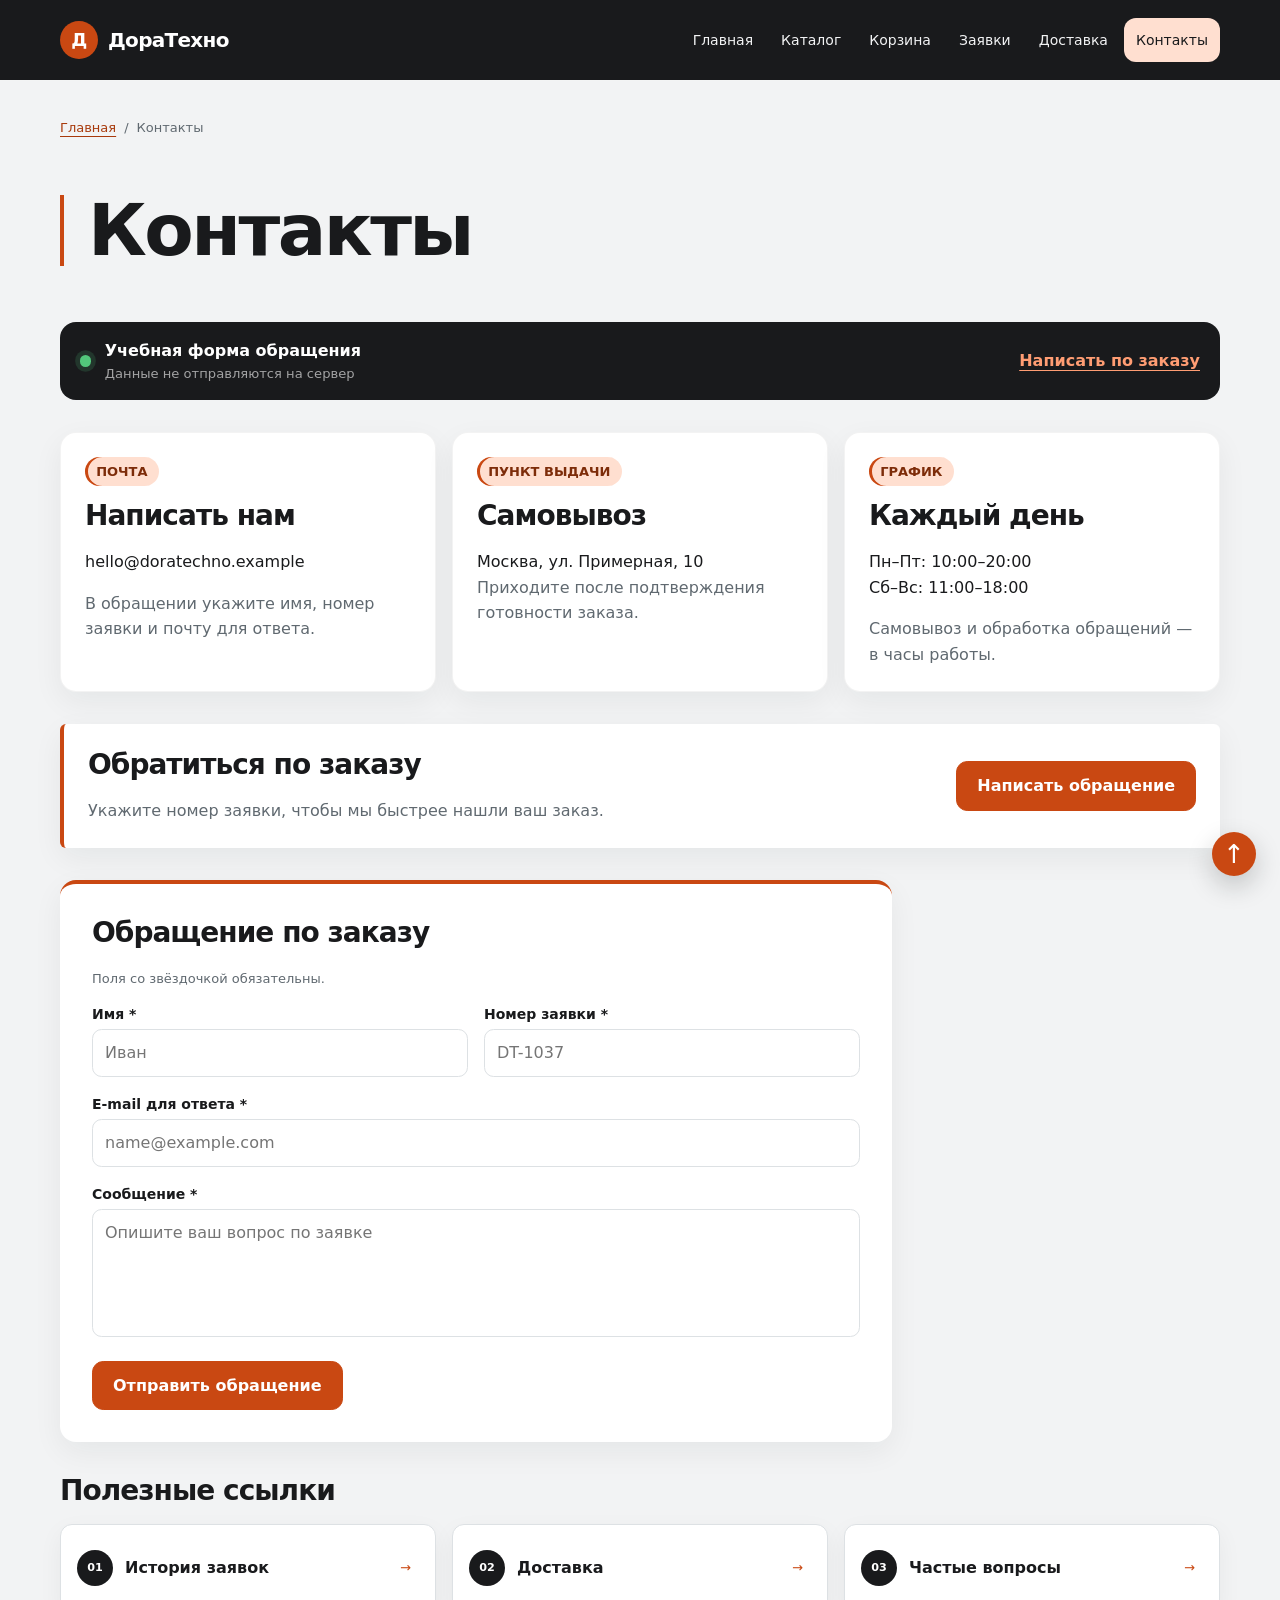
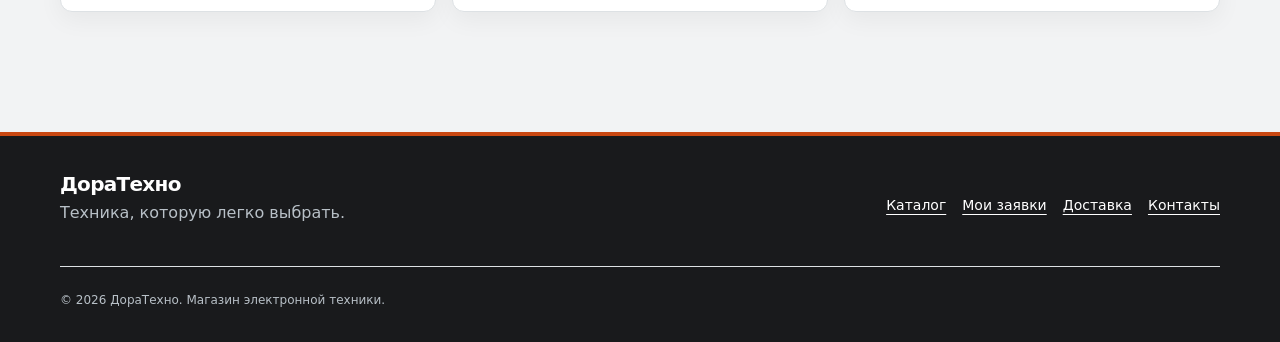
<file: contacts.html>
<!DOCTYPE html>
<html lang="ru">
  <head>
    <meta charset="UTF-8">
    <meta name="viewport" content="width=device-width, initial-scale=1.0">
    <meta name="description" content="Контакты ДораТехно, часы работы пункта выдачи и форма обращения по заказу.">
    <title>Контакты — ДораТехно</title>
    <link rel="icon" href="images/favicon.svg" type="image/svg+xml">
    <link rel="stylesheet" href="css/style.css">
    <link rel="stylesheet" href="css/responsive.css">
    <script src="js/data.js" defer></script>
    <script src="js/storage.js" defer></script>
    <script src="js/main.js" defer></script>
    <script src="js/contact.js" defer></script>
  </head>
  <body id="top">
    <a class="skip-link" href="#main">Перейти к содержимому</a>
    <header class="site-header">
      <div class="container">
        <div class="site-header__inner">
          <a class="site-header__logo" href="index.html">
            <span class="site-header__mark" aria-hidden="true">Д</span>ДораТехно</a>
          <nav class="site-nav" aria-label="Основная навигация">
            <ul class="site-nav__list">
              <li class="site-nav__item">
                <a class="site-nav__link" href="index.html">Главная</a>
              </li>
              <li class="site-nav__item">
                <a class="site-nav__link" href="catalog.html">Каталог</a>
              </li>
              <li class="site-nav__item">
                <a class="site-nav__link" href="cart.html">Корзина</a>
              </li>
              <li class="site-nav__item">
                <a class="site-nav__link" href="order.html">Заявки</a>
              </li>
              <li class="site-nav__item">
                <a class="site-nav__link" href="delivery.html">Доставка</a>
              </li>
              <li class="site-nav__item">
                <a class="site-nav__link site-nav__link--active" href="contacts.html" aria-current="page">Контакты</a>
              </li>
            </ul>
          </nav>
        </div>
      </div>
    </header>
    <main class="container" id="main">
      <nav class="breadcrumbs" aria-label="Хлебные крошки">
        <a href="index.html">Главная</a>
        <span class="breadcrumbs__current" aria-current="page">Контакты</span>
      </nav>
      <section class="page-heading">
        <h1>Контакты</h1>
      </section>
      <aside class="service-bar" aria-label="Срок ответа">
        <span class="service-bar__signal" aria-hidden="true"></span>
        <div><strong>Учебная форма обращения</strong><span>Данные не отправляются на сервер</span></div>
        <a href="#feedback">Написать по заказу</a>
      </aside>
      <section class="contact-grid section" aria-label="Контактная информация">
        <article class="contact-card">
          <p class="contact-card__label">ПОЧТА</p>
          <h2>Написать нам</h2>
          <p>hello@doratechno.example</p>
          <p class="muted">В обращении укажите имя, номер заявки и почту для ответа.</p>
        </article>
        <article class="contact-card">
          <p class="contact-card__label">ПУНКТ ВЫДАЧИ</p>
          <h2>Самовывоз</h2>
          <address>Москва, ул. Примерная, 10</address>
          <p class="muted">Приходите после подтверждения готовности заказа.</p>
        </article>
        <article class="contact-card">
          <p class="contact-card__label">ГРАФИК</p>
          <h2>Каждый день</h2>
          <p>Пн–Пт: 10:00–20:00<br>Сб–Вс: 11:00–18:00</p>
          <p class="muted">Самовывоз и обработка обращений — в часы работы.</p>
        </article>
      </section>
      <section class="help-banner section" id="feedback">
        <div>
          <h2>Обратиться по заказу</h2>
          <p>Укажите номер заявки, чтобы мы быстрее нашли ваш заказ.</p>
        </div>
        <a class="button" href="#request-form">Написать обращение</a>
      </section>
      <section class="request-panel section" id="request-form" aria-labelledby="request-form-title">
        <h2 id="request-form-title">Обращение по заказу</h2>
        <form class="order-form" action="#request-form" method="post" data-contact-form>
          <p class="order-form__note">Поля со звёздочкой обязательны.</p>
          <div class="order-form__grid">
            <div class="order-form__field">
              <label class="order-form__label" for="request-name">Имя *</label>
              <input class="order-form__input" id="request-name" name="name" type="text" minlength="2" maxlength="60" autocomplete="given-name" placeholder="Иван" required>
            </div>
            <div class="order-form__field">
              <label class="order-form__label" for="request-number">Номер заявки *</label>
              <input class="order-form__input" id="request-number" name="order-number" type="text" maxlength="30" placeholder="DT-1037" required>
            </div>
          </div>
          <div class="order-form__field">
            <label class="order-form__label" for="request-email">E-mail для ответа *</label>
            <input class="order-form__input" id="request-email" name="email" type="email" autocomplete="email" placeholder="name@example.com" required>
          </div>
          <div class="order-form__field">
            <label class="order-form__label" for="request-comment">Сообщение *</label>
            <textarea class="order-form__input" id="request-comment" name="comment" rows="4" minlength="5" maxlength="1000" placeholder="Опишите ваш вопрос по заявке" required></textarea>
          </div>
          <div class="order-form__actions">
            <button class="button" type="submit">Отправить обращение</button>
          </div>
        </form>
      </section>
      <section class="section">
        <h2>Полезные ссылки</h2>
        <div class="category-list">
          <a class="category-list__link" href="order.html#order-history">История заявок <span aria-hidden="true">→</span>
          </a>
          <a class="category-list__link" href="delivery.html">Доставка <span aria-hidden="true">→</span>
          </a>
          <a class="category-list__link" href="index.html#faq">Частые вопросы <span aria-hidden="true">→</span>
          </a>
        </div>
      </section>
    </main>
    <footer class="site-footer">
      <div class="container">
        <div class="site-footer__inner">
          <div>
            <a class="site-header__logo" href="index.html">ДораТехно</a>
            <p class="muted">Техника, которую легко выбрать.</p>
          </div>
          <nav class="site-footer__links" aria-label="Ссылки в подвале">
            <a href="catalog.html">Каталог</a>
            <a href="order.html">Мои заявки</a>
            <a href="delivery.html">Доставка</a>
            <a href="contacts.html">Контакты</a>
          </nav>
        </div>
        <p class="site-footer__note">© 2026 ДораТехно. Магазин электронной техники.</p>
      </div>
    </footer>
    <a class="back-to-top" href="#top" aria-label="Наверх">↑</a>
  </body>
</html>
</file>
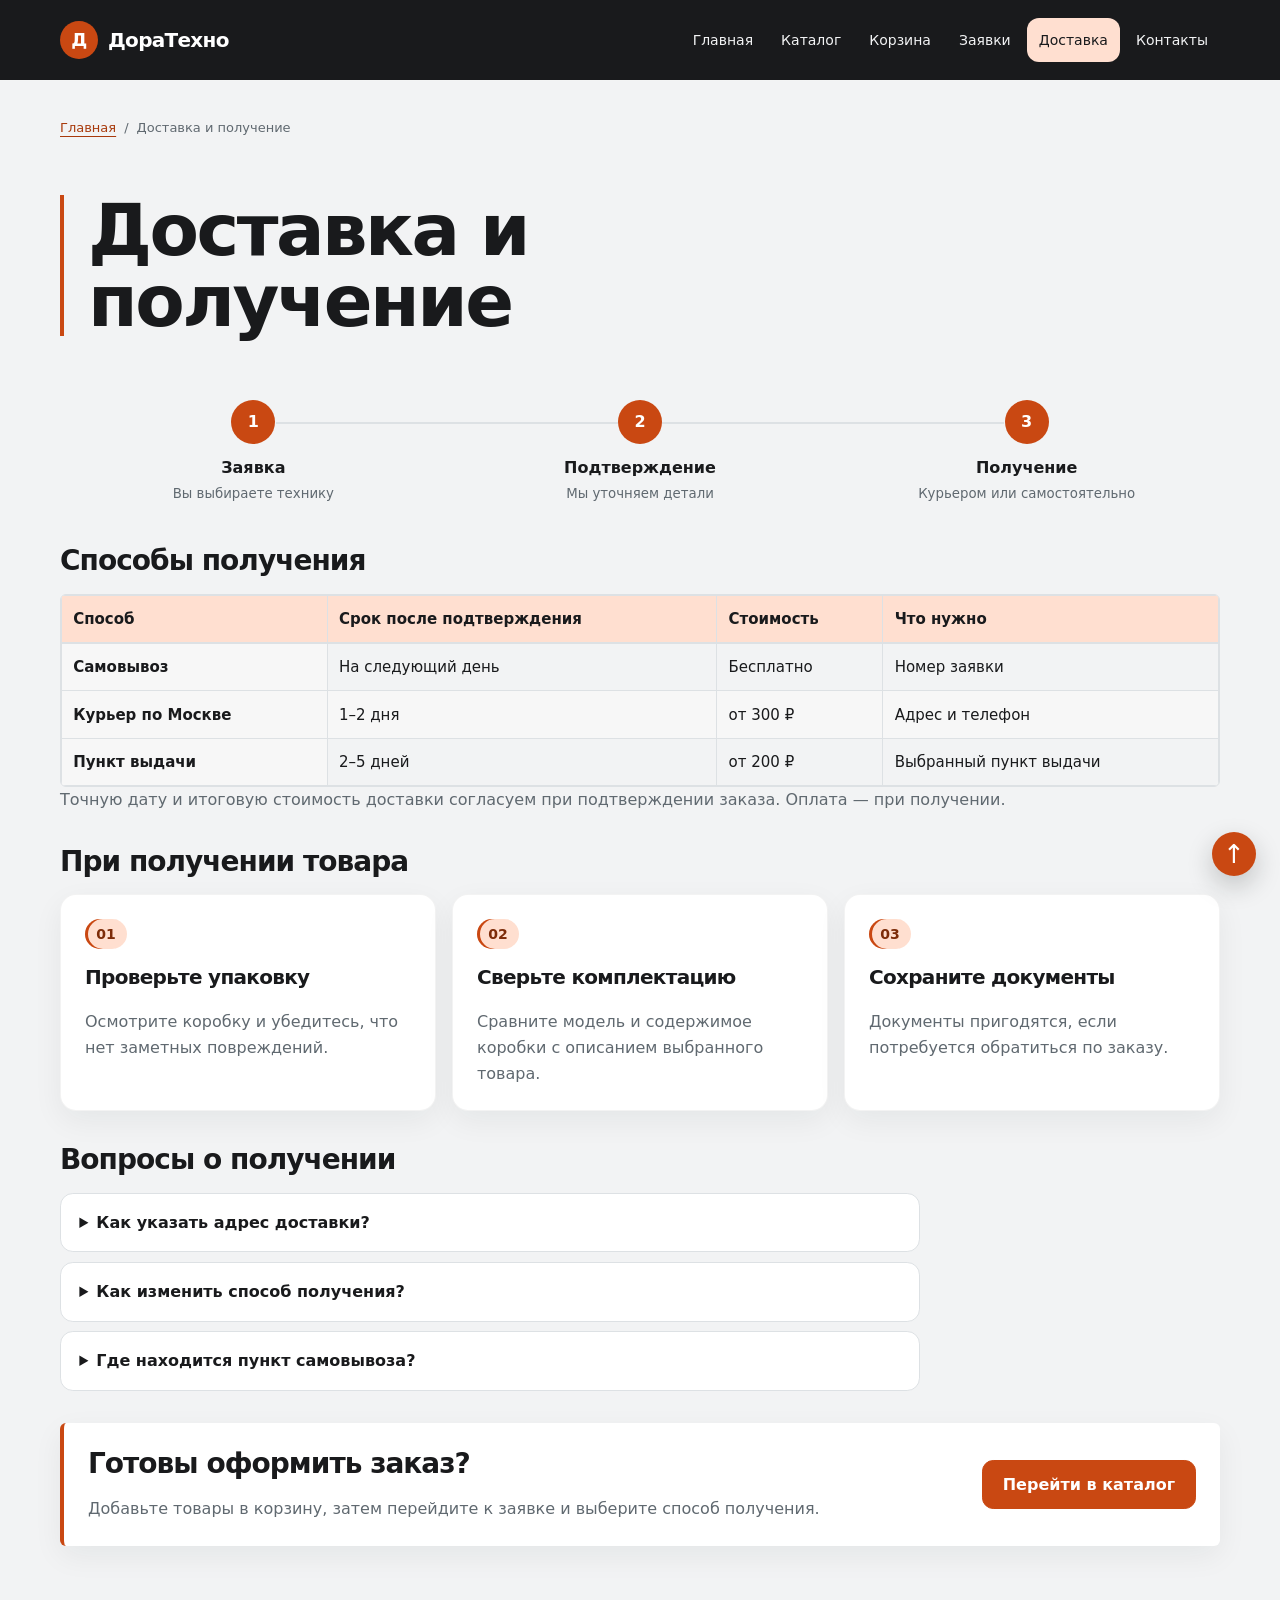
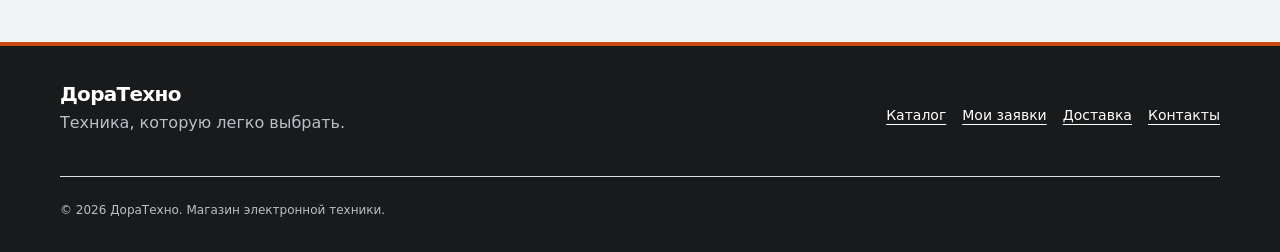
<file: delivery.html>
<!DOCTYPE html>
<html lang="ru">
  <head>
    <meta charset="UTF-8">
    <meta name="viewport" content="width=device-width, initial-scale=1.0">
    <meta name="description" content="Самовывоз, курьерская доставка и пункты выдачи. Сроки, стоимость и порядок получения техники.">
    <title>Доставка и получение — ДораТехно</title>
    <link rel="icon" href="images/favicon.svg" type="image/svg+xml">
    <link rel="stylesheet" href="css/style.css">
    <link rel="stylesheet" href="css/responsive.css">
    <script src="js/data.js" defer></script>
    <script src="js/storage.js" defer></script>
    <script src="js/main.js" defer></script>
  </head>
  <body id="top">
    <a class="skip-link" href="#main">Перейти к содержимому</a>
    <header class="site-header">
      <div class="container">
        <div class="site-header__inner">
          <a class="site-header__logo" href="index.html">
            <span class="site-header__mark" aria-hidden="true">Д</span>ДораТехно</a>
          <nav class="site-nav" aria-label="Основная навигация">
            <ul class="site-nav__list">
              <li class="site-nav__item">
                <a class="site-nav__link" href="index.html">Главная</a>
              </li>
              <li class="site-nav__item">
                <a class="site-nav__link" href="catalog.html">Каталог</a>
              </li>
              <li class="site-nav__item">
                <a class="site-nav__link" href="cart.html">Корзина</a>
              </li>
              <li class="site-nav__item">
                <a class="site-nav__link" href="order.html">Заявки</a>
              </li>
              <li class="site-nav__item">
                <a class="site-nav__link site-nav__link--active" href="delivery.html" aria-current="page">Доставка</a>
              </li>
              <li class="site-nav__item">
                <a class="site-nav__link" href="contacts.html">Контакты</a>
              </li>
            </ul>
          </nav>
        </div>
      </div>
    </header>
    <main class="container" id="main">
      <nav class="breadcrumbs" aria-label="Хлебные крошки">
        <a href="index.html">Главная</a>
        <span class="breadcrumbs__current" aria-current="page">Доставка и получение</span>
      </nav>
      <section class="page-heading">
        <h1>Доставка и получение</h1>
      </section>
      <ol class="delivery-route" aria-label="Путь заказа">
        <li><span aria-hidden="true">1</span><div><strong>Заявка</strong><small>Вы выбираете технику</small></div></li>
        <li><span aria-hidden="true">2</span><div><strong>Подтверждение</strong><small>Мы уточняем детали</small></div></li>
        <li><span aria-hidden="true">3</span><div><strong>Получение</strong><small>Курьером или самостоятельно</small></div></li>
      </ol>
      <section class="section">
        <h2>Способы получения</h2>
        <div class="table-wrap">
          <table class="spec-table">
            <caption>Сроки и стоимость получения заказа</caption>
            <thead>
              <tr>
                <th scope="col">Способ</th>
                <th scope="col">Срок после подтверждения</th>
                <th scope="col">Стоимость</th>
                <th scope="col">Что нужно</th>
              </tr>
            </thead>
            <tbody>
              <tr>
                <th scope="row">Самовывоз</th>
                <td>На следующий день</td>
                <td>Бесплатно</td>
                <td>Номер заявки</td>
              </tr>
              <tr>
                <th scope="row">Курьер по Москве</th>
                <td>1–2 дня</td>
                <td>от 300 ₽</td>
                <td>Адрес и телефон</td>
              </tr>
              <tr>
                <th scope="row">Пункт выдачи</th>
                <td>2–5 дней</td>
                <td>от 200 ₽</td>
                <td>Выбранный пункт выдачи</td>
              </tr>
            </tbody>
          </table>
        </div>
        <p class="muted">Точную дату и итоговую стоимость доставки согласуем при подтверждении заказа. Оплата — при получении.</p>
      </section>
      <section class="section">
        <h2>При получении товара</h2>
        <div class="benefits">
          <article class="benefit">
            <span class="benefit__number">01</span>
            <h3>Проверьте упаковку</h3>
            <p>Осмотрите коробку и убедитесь, что нет заметных повреждений.</p>
          </article>
          <article class="benefit">
            <span class="benefit__number">02</span>
            <h3>Сверьте комплектацию</h3>
            <p>Сравните модель и содержимое коробки с описанием выбранного товара.</p>
          </article>
          <article class="benefit">
            <span class="benefit__number">03</span>
            <h3>Сохраните документы</h3>
            <p>Документы пригодятся, если потребуется обратиться по заказу.</p>
          </article>
        </div>
      </section>
      <section class="section faq">
        <h2>Вопросы о получении</h2>
        <details class="faq__item">
          <summary class="faq__question">Как указать адрес доставки?</summary>
          <p class="faq__answer">Выберите доставку в форме заявки и укажите адрес в комментарии. Остальные детали уточним при подтверждении заказа.</p>
        </details>
        <details class="faq__item">
          <summary class="faq__question">Как изменить способ получения?</summary>
          <p class="faq__answer">Откройте форму обращения в <a href="contacts.html#feedback">контактах</a> и укажите номер заявки. Свяжемся с вами по почте, чтобы уточнить изменения.</p>
        </details>
        <details class="faq__item">
          <summary class="faq__question">Где находится пункт самовывоза?</summary>
          <p class="faq__answer">Москва, ул. Примерная, 10. Часы работы указаны на странице <a href="contacts.html">контактов</a>.</p>
        </details>
      </section>
      <aside class="help-banner section">
        <div>
          <h2>Готовы оформить заказ?</h2>
          <p>Добавьте товары в корзину, затем перейдите к заявке и выберите способ получения.</p>
        </div>
        <a class="button" href="catalog.html">Перейти в каталог</a>
      </aside>
    </main>
    <footer class="site-footer">
      <div class="container">
        <div class="site-footer__inner">
          <div>
            <a class="site-header__logo" href="index.html">ДораТехно</a>
            <p class="muted">Техника, которую легко выбрать.</p>
          </div>
          <nav class="site-footer__links" aria-label="Ссылки в подвале">
            <a href="catalog.html">Каталог</a>
            <a href="order.html">Мои заявки</a>
            <a href="delivery.html">Доставка</a>
            <a href="contacts.html">Контакты</a>
          </nav>
        </div>
        <p class="site-footer__note">© 2026 ДораТехно. Магазин электронной техники.</p>
      </div>
    </footer>
    <a class="back-to-top" href="#top" aria-label="Наверх">↑</a>
  </body>
</html>
</file>
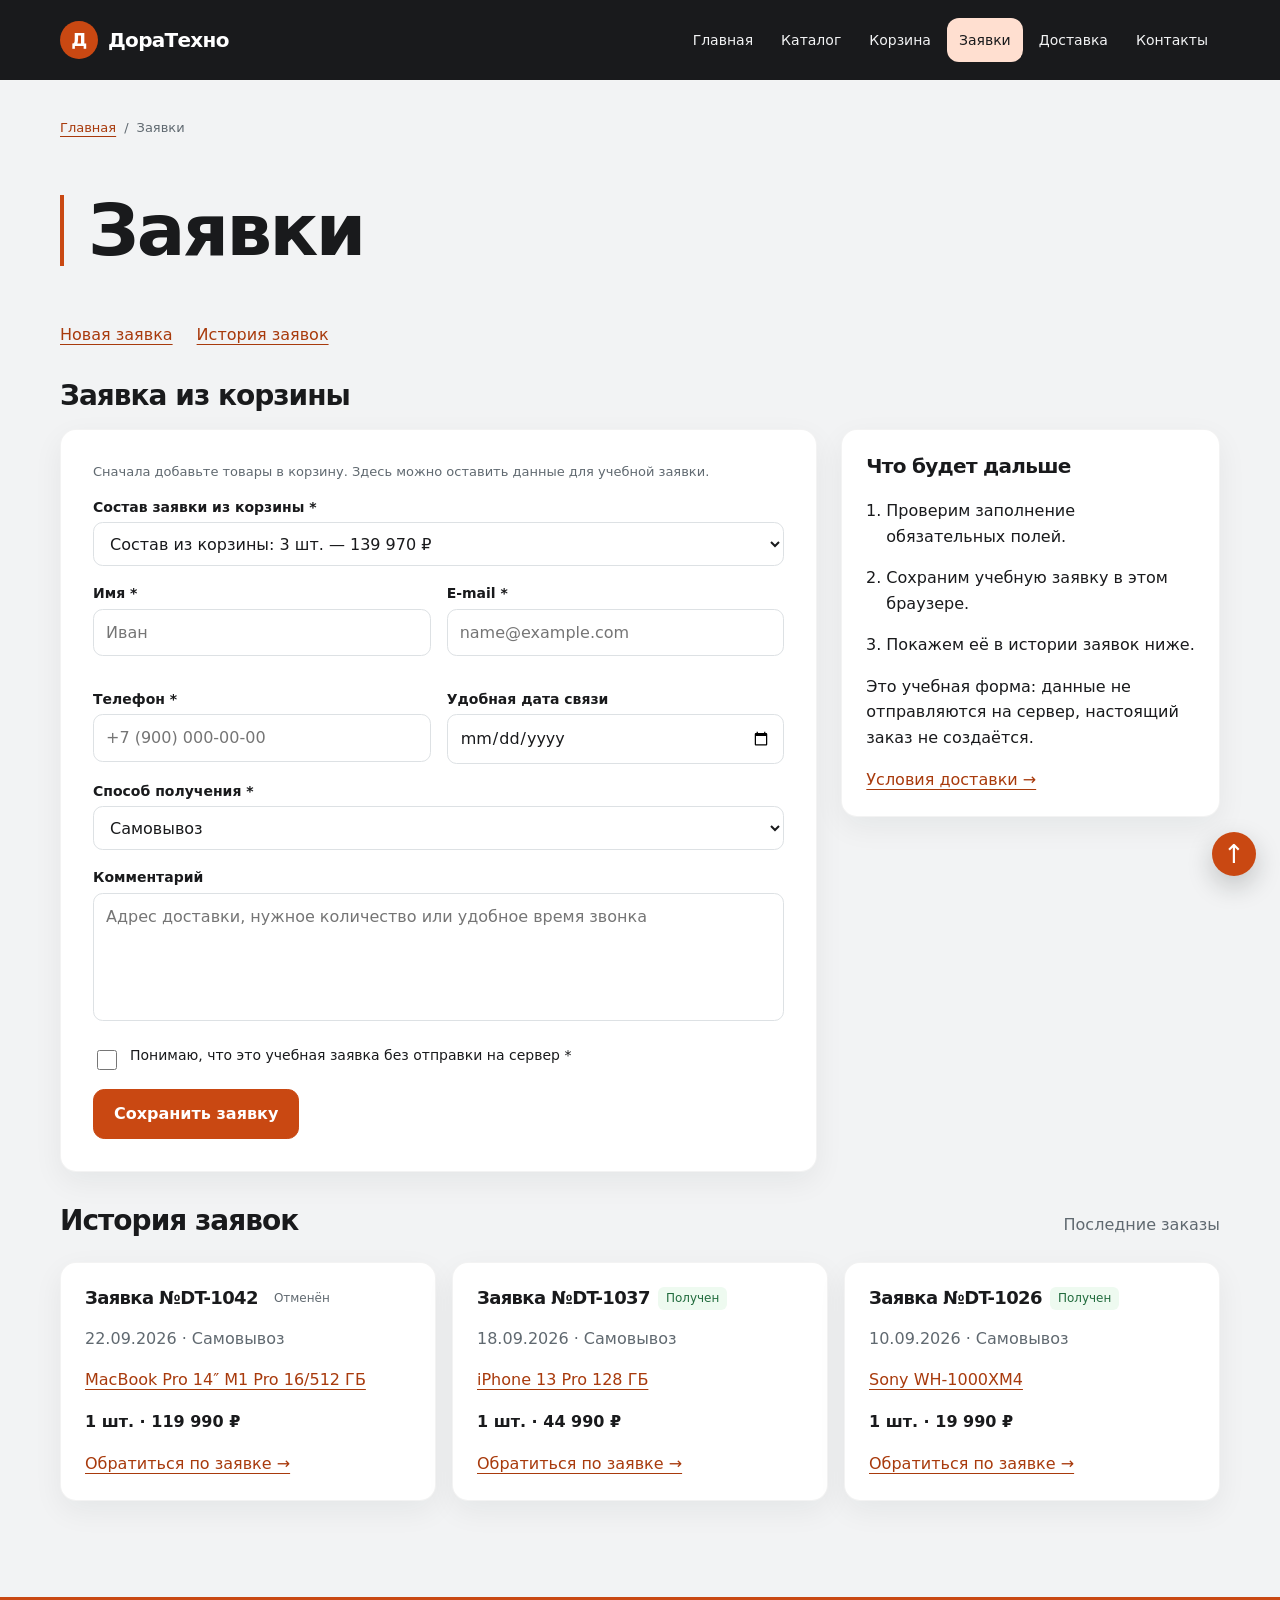
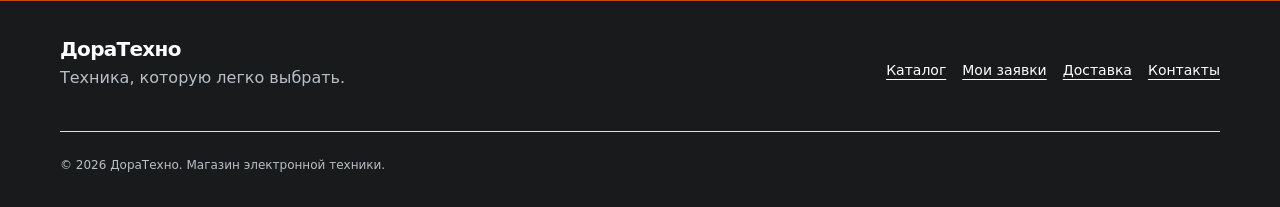
<file: order.html>
<!DOCTYPE html>
<html lang="ru">
  <head>
    <meta charset="UTF-8">
    <meta name="viewport" content="width=device-width, initial-scale=1.0">
    <meta name="description" content="Оформите заявку на технику, выберите способ получения и посмотрите историю заказов.">
    <title>Оформление и история заявок — ДораТехно</title>
    <link rel="icon" href="images/favicon.svg" type="image/svg+xml">
    <link rel="stylesheet" href="css/style.css">
    <link rel="stylesheet" href="css/responsive.css">
    <script src="js/data.js" defer></script>
    <script src="js/storage.js" defer></script>
    <script src="js/main.js" defer></script>
    <script src="js/validation.js" defer></script>
  </head>
  <body id="top">
    <a class="skip-link" href="#main">Перейти к содержимому</a>
    <header class="site-header">
      <div class="container">
        <div class="site-header__inner">
          <a class="site-header__logo" href="index.html">
            <span class="site-header__mark" aria-hidden="true">Д</span>ДораТехно</a>
          <nav class="site-nav" aria-label="Основная навигация">
            <ul class="site-nav__list">
              <li class="site-nav__item">
                <a class="site-nav__link" href="index.html">Главная</a>
              </li>
              <li class="site-nav__item">
                <a class="site-nav__link" href="catalog.html">Каталог</a>
              </li>
              <li class="site-nav__item">
                <a class="site-nav__link" href="cart.html">Корзина</a>
              </li>
              <li class="site-nav__item">
                <a class="site-nav__link site-nav__link--active" href="order.html" aria-current="page">Заявки</a>
              </li>
              <li class="site-nav__item">
                <a class="site-nav__link" href="delivery.html">Доставка</a>
              </li>
              <li class="site-nav__item">
                <a class="site-nav__link" href="contacts.html">Контакты</a>
              </li>
            </ul>
          </nav>
        </div>
      </div>
    </header>
    <main class="container" id="main">
      <nav class="breadcrumbs" aria-label="Хлебные крошки">
        <a href="index.html">Главная</a>
        <span class="breadcrumbs__current" aria-current="page">Заявки</span>
      </nav>
      <section class="page-heading">
        <h1>Заявки</h1>
      </section>
      <nav class="page-links" aria-label="Разделы заявок">
        <a href="#new-order">Новая заявка</a>
        <a href="#order-history">История заявок</a>
      </nav>
      <section class="section" id="new-order">
        <h2>Заявка из корзины</h2>
        <div class="order-layout">
          <form class="order-form" action="#new-order" method="post" data-order-form novalidate>
            <p class="order-form__note">Сначала добавьте товары в корзину. Здесь можно оставить данные для учебной заявки.</p>
            <div class="order-form__field">
              <label class="order-form__label" for="page-product">Состав заявки из корзины *</label>
              <select class="order-form__input" id="page-product" name="product" required>
                <option value="">Выберите товар</option>
              </select>
              <p class="form-error" id="page-product-error" data-error-for="page-product"></p>
            </div>
            <div class="order-form__grid">
              <div class="order-form__field">
                <label class="order-form__label" for="page-name">Имя *</label>
                <input class="order-form__input" id="page-name" name="name" type="text" minlength="2" maxlength="60" autocomplete="given-name" placeholder="Иван" required>
                <p class="form-error" id="page-name-error" data-error-for="page-name"></p>
              </div>
              <div class="order-form__field">
                <label class="order-form__label" for="page-email">E-mail *</label>
                <input class="order-form__input" id="page-email" name="email" type="email" autocomplete="email" placeholder="name@example.com" required>
                <p class="form-error" id="page-email-error" data-error-for="page-email"></p>
              </div>
              <div class="order-form__field">
                <label class="order-form__label" for="page-phone">Телефон *</label>
                <input class="order-form__input" id="page-phone" name="phone" type="tel" autocomplete="tel" placeholder="+7 (900) 000-00-00" pattern="\+7 \([0-9]{3}\) [0-9]{3}-[0-9]{2}-[0-9]{2}" required>
                <p class="form-error" id="page-phone-error" data-error-for="page-phone"></p>
              </div>
              <div class="order-form__field">
                <label class="order-form__label" for="page-date">Удобная дата связи</label>
                <input class="order-form__input" id="page-date" name="date" type="date">
              </div>
            </div>
            <div class="order-form__field">
              <label class="order-form__label" for="page-delivery">Способ получения *</label>
              <select class="order-form__input" id="page-delivery" name="delivery" required>
                <option value="pickup">Самовывоз</option>
                <option value="courier">Курьерская доставка</option>
                <option value="point">Пункт выдачи</option>
              </select>
            </div>
            <div class="order-form__field">
              <label class="order-form__label" for="page-comment">Комментарий</label>
              <textarea class="order-form__input" id="page-comment" name="comment" rows="3" maxlength="1000" placeholder="Адрес доставки, нужное количество или удобное время звонка"></textarea>
            </div>
            <div class="order-form__check">
              <input id="page-agreement" name="agreement" type="checkbox" value="yes" required>
              <label for="page-agreement">Понимаю, что это учебная заявка без отправки на сервер *</label>
            </div>
            <p class="form-error" id="page-agreement-error" data-error-for="page-agreement"></p>
            <div class="order-form__actions">
              <button class="button" type="submit">Сохранить заявку</button>
            </div>
            <p class="form-message" role="status" aria-live="polite"></p>
          </form>
          <aside class="order-info">
            <h3>Что будет дальше</h3>
            <ol class="order-info__steps">
              <li>Проверим заполнение обязательных полей.</li>
              <li>Сохраним учебную заявку в этом браузере.</li>
              <li>Покажем её в истории заявок ниже.</li>
            </ol>
            <p>Это учебная форма: данные не отправляются на сервер, настоящий заказ не создаётся.</p>
            <a href="delivery.html">Условия доставки →</a>
          </aside>
        </div>
      </section>
      <section class="section" id="order-history">
        <div class="section__heading">
          <h2>История заявок</h2>
          <p class="muted">Последние заказы</p>
        </div>
        <p class="catalog-empty" data-order-history-empty hidden>Заявок пока нет. После оформления они появятся здесь.</p>
        <div class="order-history" data-order-history></div>
      </section>
    </main>
    <footer class="site-footer">
      <div class="container">
        <div class="site-footer__inner">
          <div>
            <a class="site-header__logo" href="index.html">ДораТехно</a>
            <p class="muted">Техника, которую легко выбрать.</p>
          </div>
          <nav class="site-footer__links" aria-label="Ссылки в подвале">
            <a href="catalog.html">Каталог</a>
            <a href="order.html">Мои заявки</a>
            <a href="delivery.html">Доставка</a>
            <a href="contacts.html">Контакты</a>
          </nav>
        </div>
        <p class="site-footer__note">© 2026 ДораТехно. Магазин электронной техники.</p>
      </div>
    </footer>
    <a class="back-to-top" href="#top" aria-label="Наверх">↑</a>
  </body>
</html>
</file>
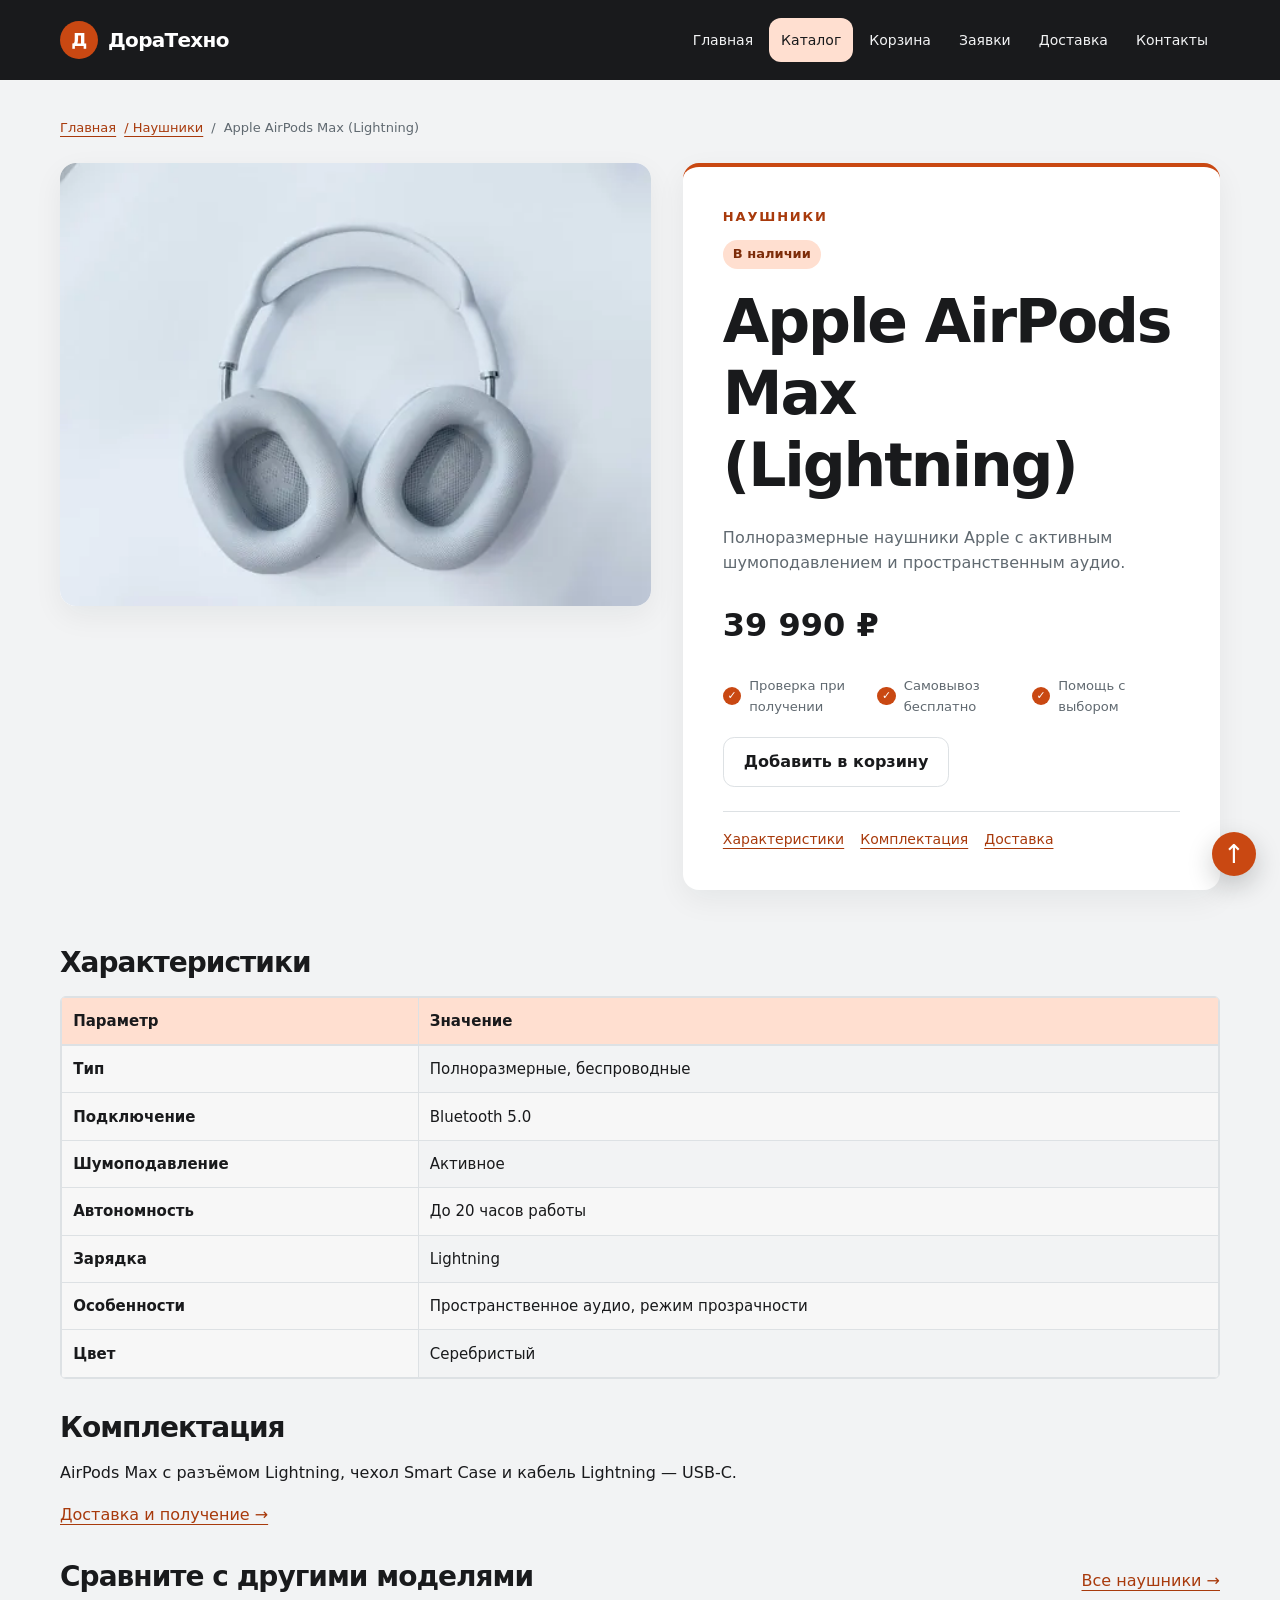
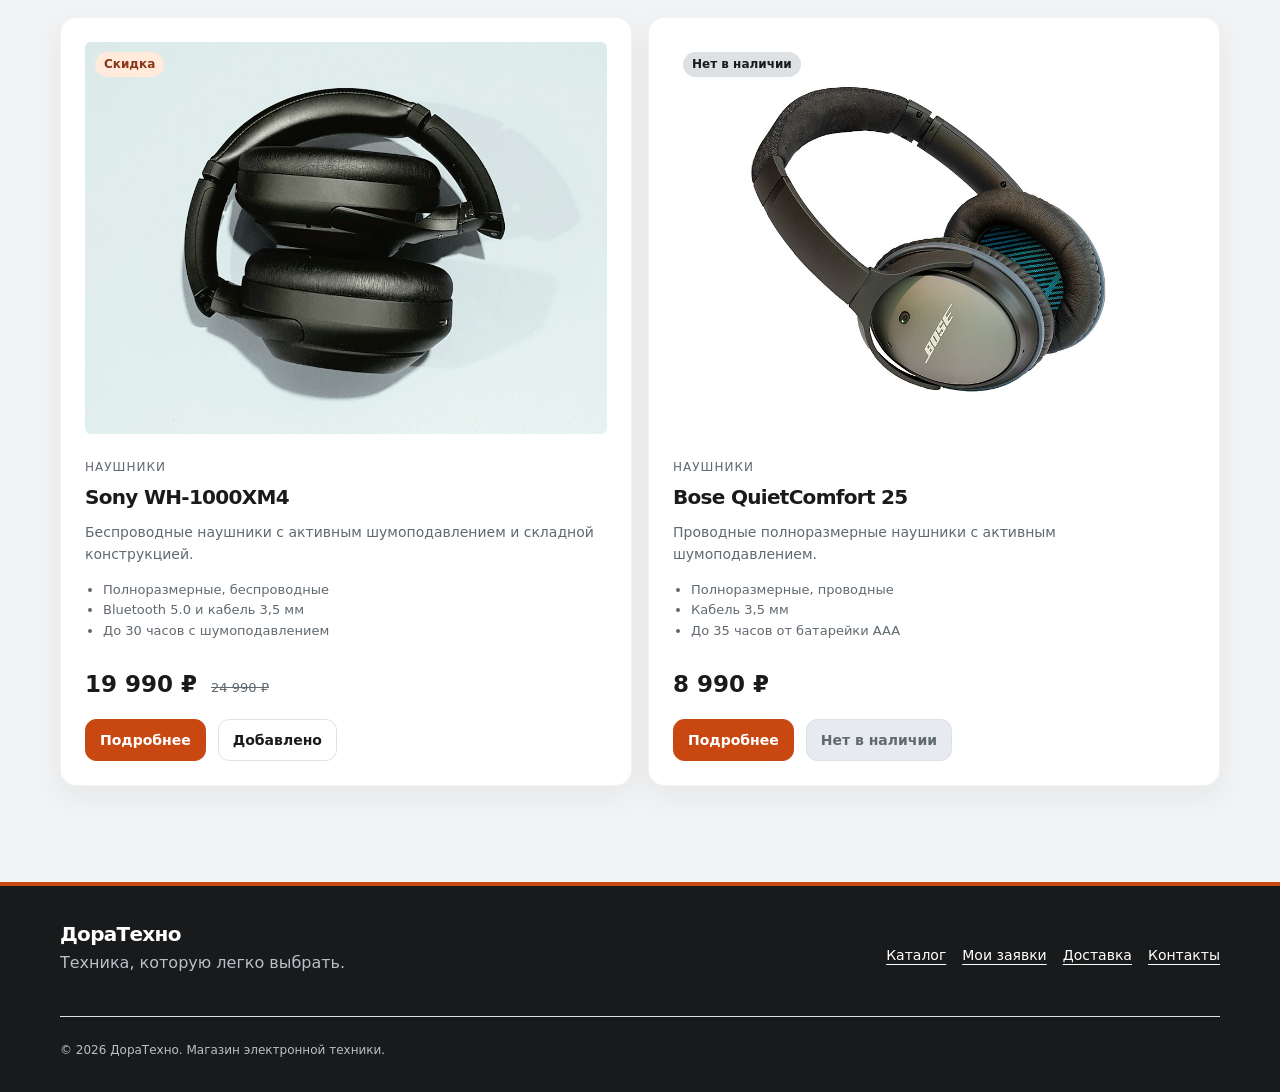
<file: product-airpods-max.html>
<!DOCTYPE html>
<html lang="ru">
  <head>
    <meta charset="UTF-8">
    <meta name="viewport" content="width=device-width, initial-scale=1.0">
    <meta name="description" content="Полноразмерные наушники Apple с активным шумоподавлением и пространственным аудио. Характеристики, цена и оформление заявки.">
    <title>Apple AirPods Max (Lightning) — ДораТехно</title>
    <link rel="icon" href="images/favicon.svg" type="image/svg+xml">
    <link rel="stylesheet" href="css/style.css">
    <link rel="stylesheet" href="css/responsive.css">
    <script src="js/data.js" defer></script>
    <script src="js/storage.js" defer></script>
    <script src="js/main.js" defer></script>
  </head>
  <body id="top">
    <a class="skip-link" href="#main">Перейти к содержимому</a>
    <header class="site-header">
      <div class="container">
        <div class="site-header__inner">
          <a class="site-header__logo" href="index.html">
            <span class="site-header__mark" aria-hidden="true">Д</span>ДораТехно</a>
          <nav class="site-nav" aria-label="Основная навигация">
            <ul class="site-nav__list">
              <li class="site-nav__item">
                <a class="site-nav__link" href="index.html">Главная</a>
              </li>
              <li class="site-nav__item">
                <a class="site-nav__link site-nav__link--active" href="catalog.html">Каталог</a>
              </li>
              <li class="site-nav__item">
                <a class="site-nav__link" href="cart.html">Корзина</a>
              </li>
              <li class="site-nav__item">
                <a class="site-nav__link" href="order.html">Заявки</a>
              </li>
              <li class="site-nav__item">
                <a class="site-nav__link" href="delivery.html">Доставка</a>
              </li>
              <li class="site-nav__item">
                <a class="site-nav__link" href="contacts.html">Контакты</a>
              </li>
            </ul>
          </nav>
        </div>
      </div>
    </header>
    <main class="container" id="main">
      <nav class="breadcrumbs" aria-label="Хлебные крошки">
        <a href="index.html">Главная</a>
        <a href="catalog.html#audio">/ Наушники</a>
        <span class="breadcrumbs__current" aria-current="page">Apple AirPods Max (Lightning)</span>
      </nav>
      <section class="product-detail">
        <div class="product-detail__visual">
          <img class="product-detail__image" src="images/airpods-max-white.jpg" srcset="images/airpods-max-white-480.webp 480w, images/airpods-max-white-960.webp 960w" sizes="(max-width: 767px) calc(100vw - 32px), 50vw" alt="Apple AirPods Max (Lightning)" width="960" height="720">
        </div>
        <div>
          <p class="eyebrow">Наушники</p>
          <span class="product-detail__tag">В наличии</span>
          <h1>Apple AirPods Max (Lightning)</h1>
          <p class="muted">Полноразмерные наушники Apple с активным шумоподавлением и пространственным аудио.</p>
          <p class="product-detail__price">39 990 ₽</p>
          <ul class="product-highlights" aria-label="Условия покупки">
            <li>Проверка при получении</li><li>Самовывоз бесплатно</li><li>Помощь с выбором</li>
          </ul>
          <div class="actions">
            <a class="button button--secondary" href="cart.html">Добавить в корзину</a>
          </div>
          <nav class="product-detail__links" aria-label="Разделы товара">
            <a href="#specifications">Характеристики</a>
            <a href="#package">Комплектация</a>
            <a href="delivery.html">Доставка</a>
          </nav>
        </div>
      </section>
      <section class="section" id="specifications">
        <h2>Характеристики</h2>
        <div class="table-wrap">
          <table class="spec-table">
            <caption>Основные характеристики: Apple AirPods Max (Lightning)</caption>
            <thead><tr><th scope="col">Параметр</th><th scope="col">Значение</th></tr></thead>
            <tbody>
              <tr><th scope="row">Тип</th><td>Полноразмерные, беспроводные</td></tr>
              <tr><th scope="row">Подключение</th><td>Bluetooth 5.0</td></tr>
              <tr><th scope="row">Шумоподавление</th><td>Активное</td></tr>
              <tr><th scope="row">Автономность</th><td>До 20 часов работы</td></tr>
              <tr><th scope="row">Зарядка</th><td>Lightning</td></tr>
              <tr><th scope="row">Особенности</th><td>Пространственное аудио, режим прозрачности</td></tr>
              <tr><th scope="row">Цвет</th><td>Серебристый</td></tr>
            </tbody>
          </table>
        </div>
      </section>
      <section class="section" id="package">
        <h2>Комплектация</h2>
        <p>AirPods Max с разъёмом Lightning, чехол Smart Case и кабель Lightning — USB-C.</p>
        <a href="delivery.html">Доставка и получение →</a>
      </section>
      <section class="section">
        <div class="section__heading">
          <h2>Сравните с другими моделями</h2>
          <a href="catalog.html#audio">Все наушники →</a>
        </div>
        <div class="products-grid products-grid--two">
          <article class="product-card product-card--discount">
            <img class="product-card__image" src="images/sony-wh1000xm4.jpg" alt="Sony WH-1000XM4" width="960" height="720" loading="lazy">
            <span class="product-card__badge">Скидка</span>
            <p class="product-card__category">Наушники</p>
            <h3 class="product-card__title"><a href="product-sony-wh1000xm4.html">Sony WH-1000XM4</a></h3>
            <p class="product-card__description">Беспроводные наушники с активным шумоподавлением и складной конструкцией.</p>
            <ul class="product-card__specs">
              <li>Полноразмерные, беспроводные</li>
              <li>Bluetooth 5.0 и кабель 3,5 мм</li>
              <li>До 30 часов с шумоподавлением</li>
            </ul>
            <p class="product-card__price">19 990 ₽ <del class="product-card__old-price">24 990 ₽</del></p>
            <div class="product-card__actions">
              <a class="button" href="product-sony-wh1000xm4.html">Подробнее</a>
              <a class="button button--secondary" href="cart.html">Добавить в корзину</a>
            </div>
          </article>
          <article class="product-card">
            <img class="product-card__image" src="images/bose-qc25-light.jpg" alt="Bose QuietComfort 25" width="960" height="720" loading="lazy">
            <span class="product-card__badge">В наличии</span>
            <p class="product-card__category">Наушники</p>
            <h3 class="product-card__title"><a href="product-bose-qc25.html">Bose QuietComfort 25</a></h3>
            <p class="product-card__description">Проводные полноразмерные наушники с активным шумоподавлением.</p>
            <ul class="product-card__specs">
              <li>Полноразмерные, проводные</li>
              <li>Кабель 3,5 мм</li>
              <li>До 35 часов от батарейки AAA</li>
            </ul>
            <p class="product-card__price">8 990 ₽</p>
            <div class="product-card__actions">
              <a class="button" href="product-bose-qc25.html">Подробнее</a>
              <a class="button button--secondary" href="cart.html">Добавить в корзину</a>
            </div>
          </article>
        </div>
      </section>
    </main>
    <footer class="site-footer">
      <div class="container">
        <div class="site-footer__inner">
          <div>
            <a class="site-header__logo" href="index.html">ДораТехно</a>
            <p class="muted">Техника, которую легко выбрать.</p>
          </div>
          <nav class="site-footer__links" aria-label="Ссылки в подвале">
            <a href="catalog.html">Каталог</a>
            <a href="order.html">Мои заявки</a>
            <a href="delivery.html">Доставка</a>
            <a href="contacts.html">Контакты</a>
          </nav>
        </div>
        <p class="site-footer__note">© 2026 ДораТехно. Магазин электронной техники.</p>
      </div>
    </footer>
    <a class="back-to-top" href="#top" aria-label="Наверх">↑</a>
  </body>
</html>
</file>
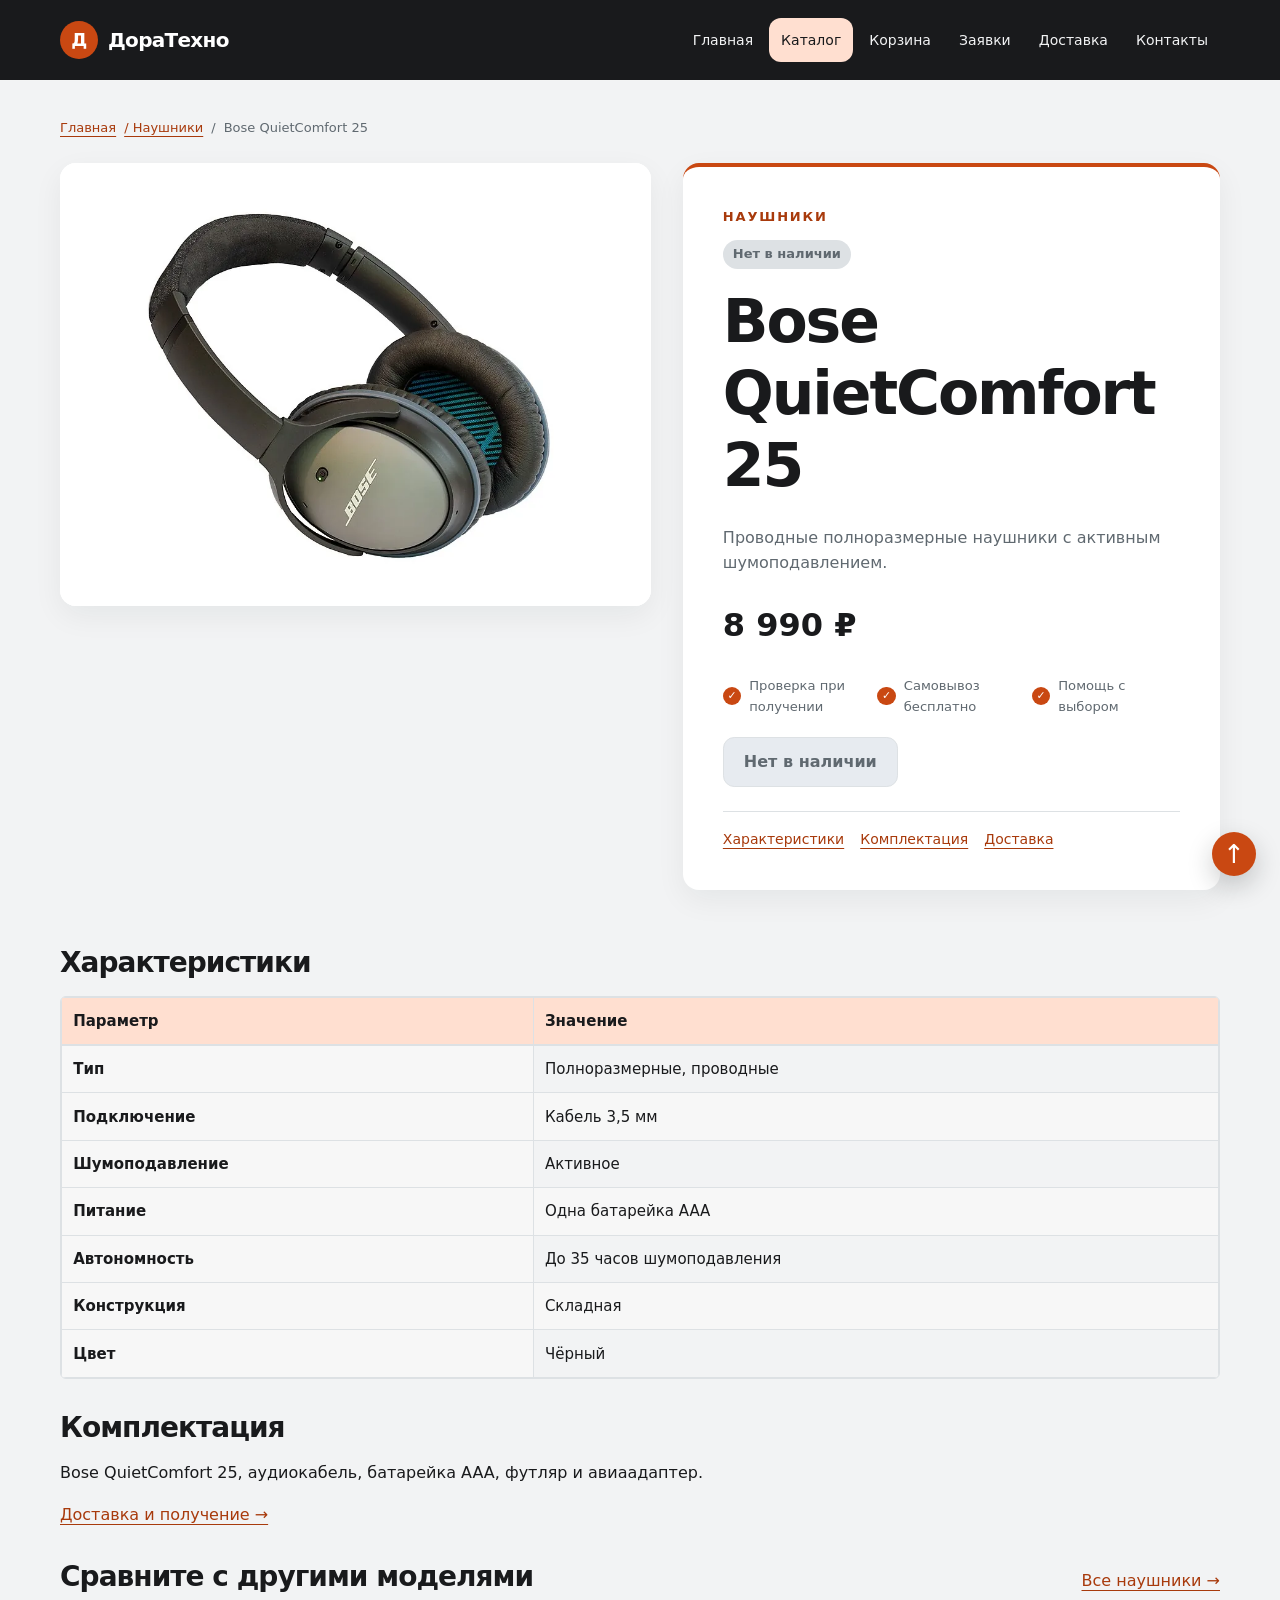
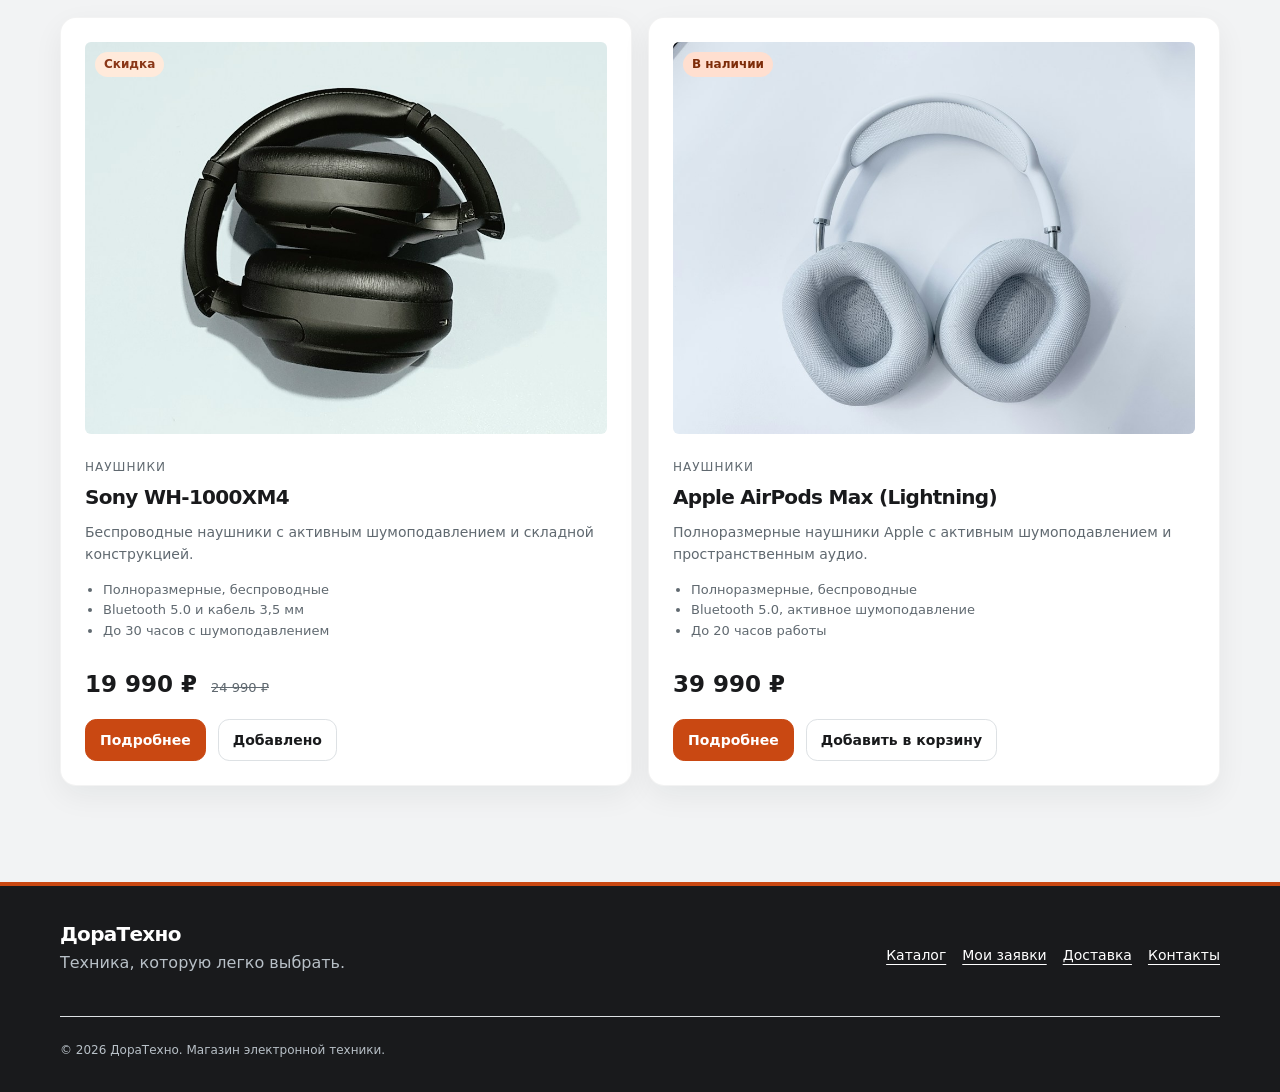
<file: product-bose-qc25.html>
<!DOCTYPE html>
<html lang="ru">
  <head>
    <meta charset="UTF-8">
    <meta name="viewport" content="width=device-width, initial-scale=1.0">
    <meta name="description" content="Проводные полноразмерные наушники с активным шумоподавлением. Характеристики, цена и оформление заявки.">
    <title>Bose QuietComfort 25 — ДораТехно</title>
    <link rel="icon" href="images/favicon.svg" type="image/svg+xml">
    <link rel="stylesheet" href="css/style.css">
    <link rel="stylesheet" href="css/responsive.css">
    <script src="js/data.js" defer></script>
    <script src="js/storage.js" defer></script>
    <script src="js/main.js" defer></script>
  </head>
  <body id="top">
    <a class="skip-link" href="#main">Перейти к содержимому</a>
    <header class="site-header">
      <div class="container">
        <div class="site-header__inner">
          <a class="site-header__logo" href="index.html">
            <span class="site-header__mark" aria-hidden="true">Д</span>ДораТехно</a>
          <nav class="site-nav" aria-label="Основная навигация">
            <ul class="site-nav__list">
              <li class="site-nav__item">
                <a class="site-nav__link" href="index.html">Главная</a>
              </li>
              <li class="site-nav__item">
                <a class="site-nav__link site-nav__link--active" href="catalog.html">Каталог</a>
              </li>
              <li class="site-nav__item">
                <a class="site-nav__link" href="cart.html">Корзина</a>
              </li>
              <li class="site-nav__item">
                <a class="site-nav__link" href="order.html">Заявки</a>
              </li>
              <li class="site-nav__item">
                <a class="site-nav__link" href="delivery.html">Доставка</a>
              </li>
              <li class="site-nav__item">
                <a class="site-nav__link" href="contacts.html">Контакты</a>
              </li>
            </ul>
          </nav>
        </div>
      </div>
    </header>
    <main class="container" id="main">
      <nav class="breadcrumbs" aria-label="Хлебные крошки">
        <a href="index.html">Главная</a>
        <a href="catalog.html#audio">/ Наушники</a>
        <span class="breadcrumbs__current" aria-current="page">Bose QuietComfort 25</span>
      </nav>
      <section class="product-detail">
        <div class="product-detail__visual">
          <img class="product-detail__image" src="images/bose-qc25-light.jpg" srcset="images/bose-qc25-light-480.webp 480w, images/bose-qc25-light-960.webp 960w" sizes="(max-width: 767px) calc(100vw - 32px), 50vw" alt="Bose QuietComfort 25" width="960" height="720">
        </div>
        <div>
          <p class="eyebrow">Наушники</p>
          <span class="product-detail__tag product-detail__tag--muted">Нет в наличии</span>
          <h1>Bose QuietComfort 25</h1>
          <p class="muted">Проводные полноразмерные наушники с активным шумоподавлением.</p>
          <p class="product-detail__price">8 990 ₽</p>
          <ul class="product-highlights" aria-label="Условия покупки">
            <li>Проверка при получении</li><li>Самовывоз бесплатно</li><li>Помощь с выбором</li>
          </ul>
          <div class="actions">
            <a class="button button--secondary" href="cart.html">Добавить в корзину</a>
          </div>
          <nav class="product-detail__links" aria-label="Разделы товара">
            <a href="#specifications">Характеристики</a>
            <a href="#package">Комплектация</a>
            <a href="delivery.html">Доставка</a>
          </nav>
        </div>
      </section>
      <section class="section" id="specifications">
        <h2>Характеристики</h2>
        <div class="table-wrap">
          <table class="spec-table">
            <caption>Основные характеристики: Bose QuietComfort 25</caption>
            <thead><tr><th scope="col">Параметр</th><th scope="col">Значение</th></tr></thead>
            <tbody>
              <tr><th scope="row">Тип</th><td>Полноразмерные, проводные</td></tr>
              <tr><th scope="row">Подключение</th><td>Кабель 3,5 мм</td></tr>
              <tr><th scope="row">Шумоподавление</th><td>Активное</td></tr>
              <tr><th scope="row">Питание</th><td>Одна батарейка AAA</td></tr>
              <tr><th scope="row">Автономность</th><td>До 35 часов шумоподавления</td></tr>
              <tr><th scope="row">Конструкция</th><td>Складная</td></tr>
              <tr><th scope="row">Цвет</th><td>Чёрный</td></tr>
            </tbody>
          </table>
        </div>
      </section>
      <section class="section" id="package">
        <h2>Комплектация</h2>
        <p>Bose QuietComfort 25, аудиокабель, батарейка AAA, футляр и авиаадаптер.</p>
        <a href="delivery.html">Доставка и получение →</a>
      </section>
      <section class="section">
        <div class="section__heading">
          <h2>Сравните с другими моделями</h2>
          <a href="catalog.html#audio">Все наушники →</a>
        </div>
        <div class="products-grid products-grid--two">
          <article class="product-card product-card--discount">
            <img class="product-card__image" src="images/sony-wh1000xm4.jpg" alt="Sony WH-1000XM4" width="960" height="720" loading="lazy">
            <span class="product-card__badge">Скидка</span>
            <p class="product-card__category">Наушники</p>
            <h3 class="product-card__title"><a href="product-sony-wh1000xm4.html">Sony WH-1000XM4</a></h3>
            <p class="product-card__description">Беспроводные наушники с активным шумоподавлением и складной конструкцией.</p>
            <ul class="product-card__specs">
              <li>Полноразмерные, беспроводные</li>
              <li>Bluetooth 5.0 и кабель 3,5 мм</li>
              <li>До 30 часов с шумоподавлением</li>
            </ul>
            <p class="product-card__price">19 990 ₽ <del class="product-card__old-price">24 990 ₽</del></p>
            <div class="product-card__actions">
              <a class="button" href="product-sony-wh1000xm4.html">Подробнее</a>
              <a class="button button--secondary" href="cart.html">Добавить в корзину</a>
            </div>
          </article>
          <article class="product-card">
            <img class="product-card__image" src="images/airpods-max-white.jpg" alt="Apple AirPods Max (Lightning)" width="960" height="720" loading="lazy">
            <span class="product-card__badge">В наличии</span>
            <p class="product-card__category">Наушники</p>
            <h3 class="product-card__title"><a href="product-airpods-max.html">Apple AirPods Max (Lightning)</a></h3>
            <p class="product-card__description">Полноразмерные наушники Apple с активным шумоподавлением и пространственным аудио.</p>
            <ul class="product-card__specs">
              <li>Полноразмерные, беспроводные</li>
              <li>Bluetooth 5.0, активное шумоподавление</li>
              <li>До 20 часов работы</li>
            </ul>
            <p class="product-card__price">39 990 ₽</p>
            <div class="product-card__actions">
              <a class="button" href="product-airpods-max.html">Подробнее</a>
              <a class="button button--secondary" href="cart.html">Добавить в корзину</a>
            </div>
          </article>
        </div>
      </section>
    </main>
    <footer class="site-footer">
      <div class="container">
        <div class="site-footer__inner">
          <div>
            <a class="site-header__logo" href="index.html">ДораТехно</a>
            <p class="muted">Техника, которую легко выбрать.</p>
          </div>
          <nav class="site-footer__links" aria-label="Ссылки в подвале">
            <a href="catalog.html">Каталог</a>
            <a href="order.html">Мои заявки</a>
            <a href="delivery.html">Доставка</a>
            <a href="contacts.html">Контакты</a>
          </nav>
        </div>
        <p class="site-footer__note">© 2026 ДораТехно. Магазин электронной техники.</p>
      </div>
    </footer>
    <a class="back-to-top" href="#top" aria-label="Наверх">↑</a>
  </body>
</html>
</file>
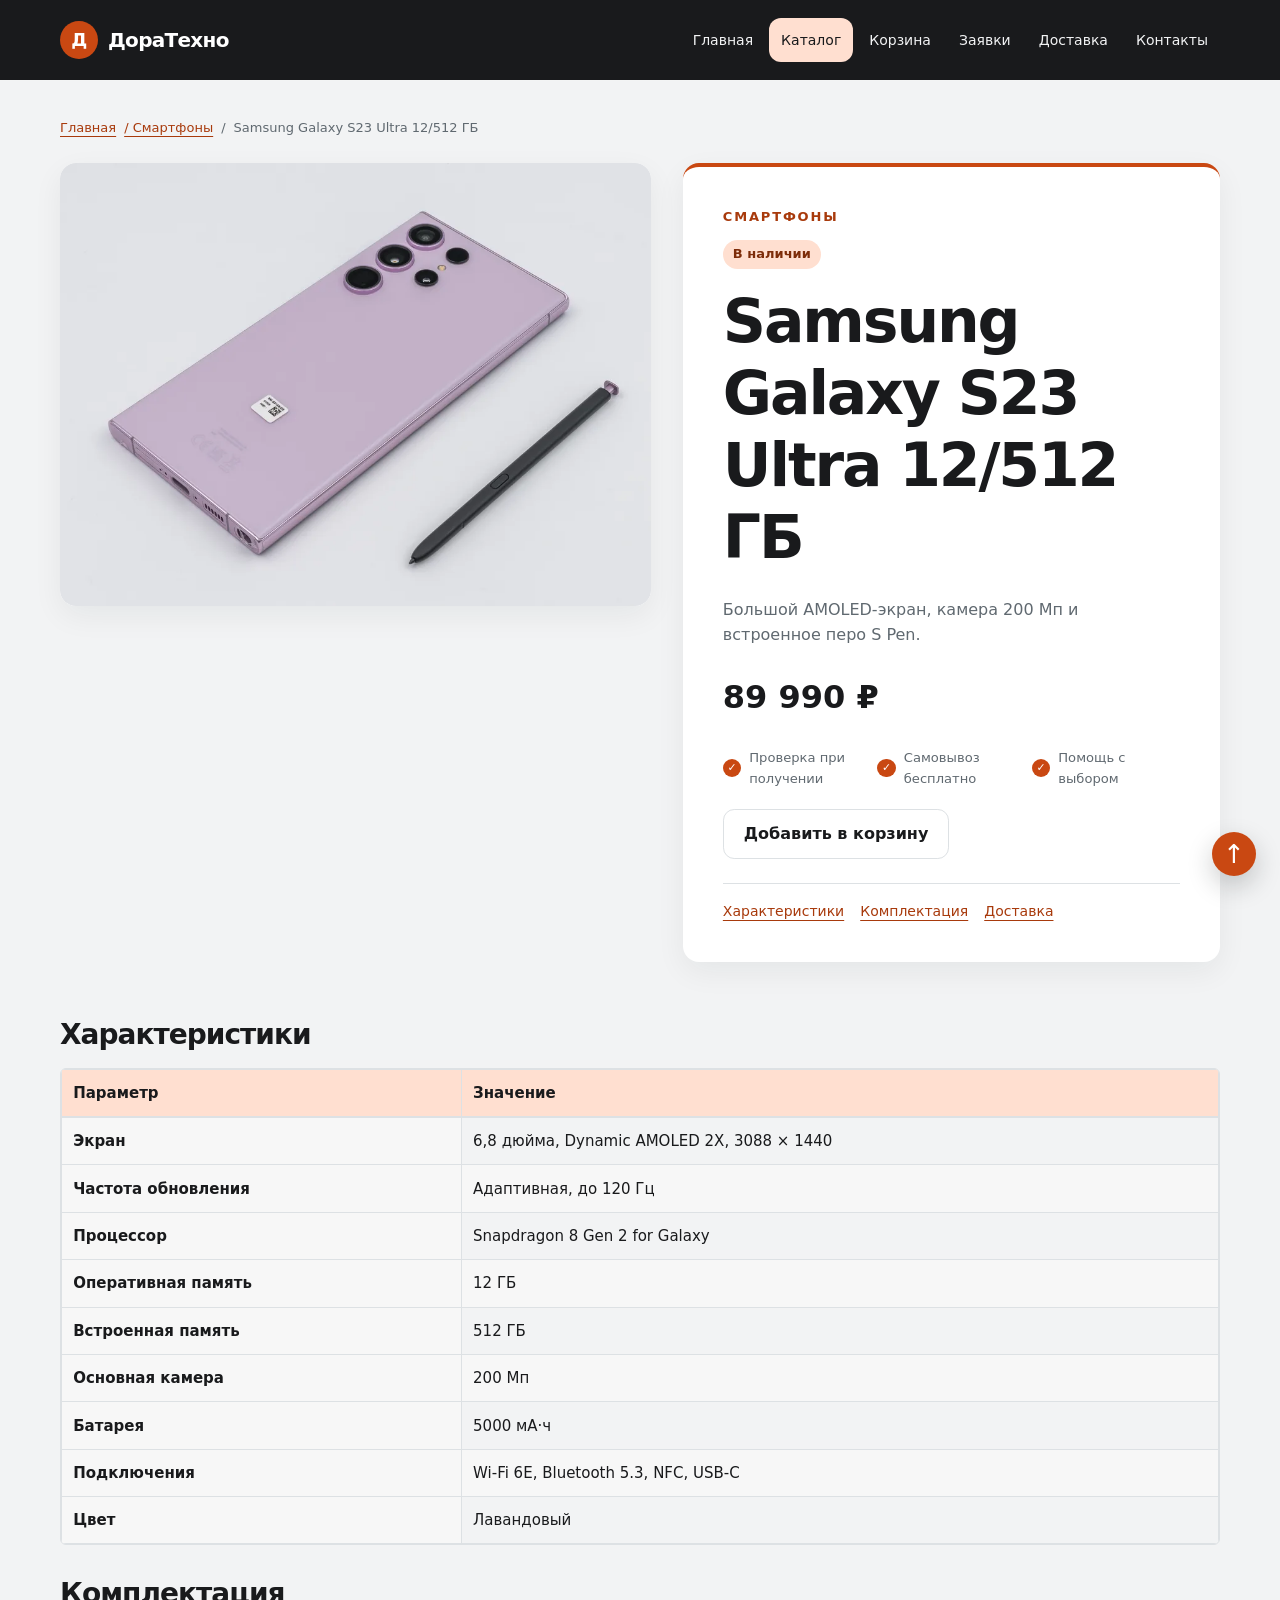
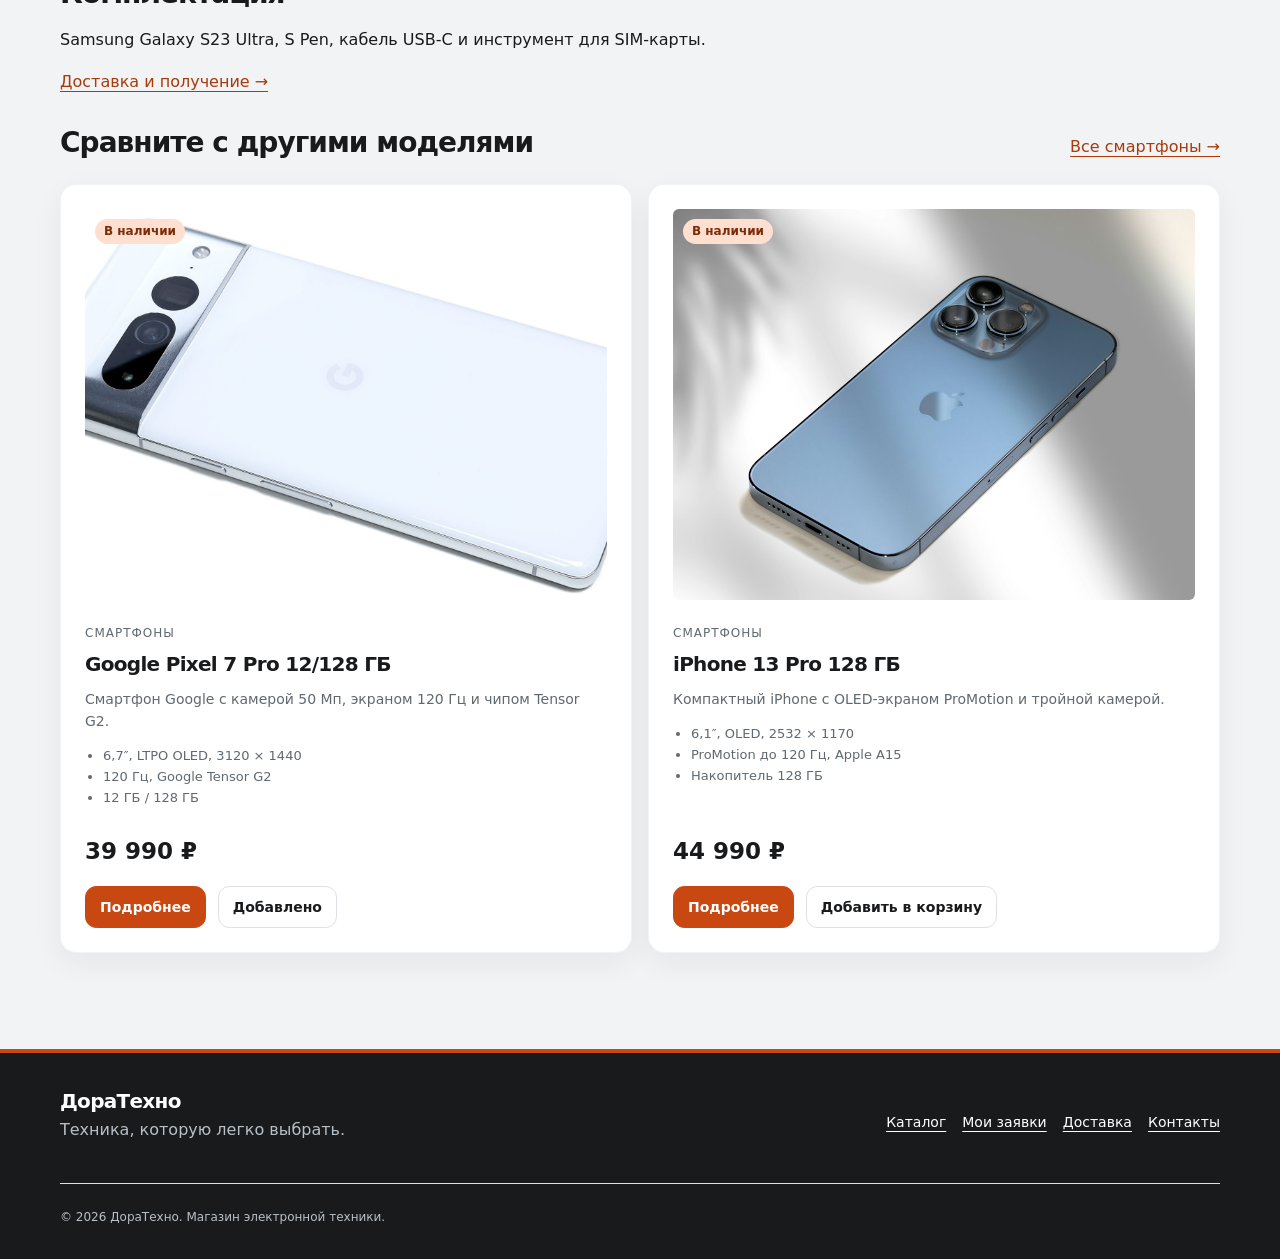
<file: product-galaxy-s23-ultra.html>
<!DOCTYPE html>
<html lang="ru">
  <head>
    <meta charset="UTF-8">
    <meta name="viewport" content="width=device-width, initial-scale=1.0">
    <meta name="description" content="Большой AMOLED-экран, камера 200 Мп и встроенное перо S Pen. Характеристики, цена и оформление заявки.">
    <title>Samsung Galaxy S23 Ultra 12/512 ГБ — ДораТехно</title>
    <link rel="icon" href="images/favicon.svg" type="image/svg+xml">
    <link rel="stylesheet" href="css/style.css">
    <link rel="stylesheet" href="css/responsive.css">
    <script src="js/data.js" defer></script>
    <script src="js/storage.js" defer></script>
    <script src="js/main.js" defer></script>
  </head>
  <body id="top">
    <a class="skip-link" href="#main">Перейти к содержимому</a>
    <header class="site-header">
      <div class="container">
        <div class="site-header__inner">
          <a class="site-header__logo" href="index.html">
            <span class="site-header__mark" aria-hidden="true">Д</span>ДораТехно</a>
          <nav class="site-nav" aria-label="Основная навигация">
            <ul class="site-nav__list">
              <li class="site-nav__item">
                <a class="site-nav__link" href="index.html">Главная</a>
              </li>
              <li class="site-nav__item">
                <a class="site-nav__link site-nav__link--active" href="catalog.html">Каталог</a>
              </li>
              <li class="site-nav__item">
                <a class="site-nav__link" href="cart.html">Корзина</a>
              </li>
              <li class="site-nav__item">
                <a class="site-nav__link" href="order.html">Заявки</a>
              </li>
              <li class="site-nav__item">
                <a class="site-nav__link" href="delivery.html">Доставка</a>
              </li>
              <li class="site-nav__item">
                <a class="site-nav__link" href="contacts.html">Контакты</a>
              </li>
            </ul>
          </nav>
        </div>
      </div>
    </header>
    <main class="container" id="main">
      <nav class="breadcrumbs" aria-label="Хлебные крошки">
        <a href="index.html">Главная</a>
        <a href="catalog.html#phones">/ Смартфоны</a>
        <span class="breadcrumbs__current" aria-current="page">Samsung Galaxy S23 Ultra 12/512 ГБ</span>
      </nav>
      <section class="product-detail">
        <div class="product-detail__visual">
          <img class="product-detail__image" src="images/galaxy-s23-ultra-lavender.png" srcset="images/galaxy-s23-ultra-lavender-480.webp 480w, images/galaxy-s23-ultra-lavender-960.webp 960w" sizes="(max-width: 767px) calc(100vw - 32px), 50vw" alt="Samsung Galaxy S23 Ultra 12/512 ГБ" width="960" height="713">
        </div>
        <div>
          <p class="eyebrow">Смартфоны</p>
          <span class="product-detail__tag">В наличии</span>
          <h1>Samsung Galaxy S23 Ultra 12/512 ГБ</h1>
          <p class="muted">Большой AMOLED-экран, камера 200 Мп и встроенное перо S Pen.</p>
          <p class="product-detail__price">89 990 ₽</p>
          <ul class="product-highlights" aria-label="Условия покупки">
            <li>Проверка при получении</li><li>Самовывоз бесплатно</li><li>Помощь с выбором</li>
          </ul>
          <div class="actions">
            <a class="button button--secondary" href="cart.html">Добавить в корзину</a>
          </div>
          <nav class="product-detail__links" aria-label="Разделы товара">
            <a href="#specifications">Характеристики</a>
            <a href="#package">Комплектация</a>
            <a href="delivery.html">Доставка</a>
          </nav>
        </div>
      </section>
      <section class="section" id="specifications">
        <h2>Характеристики</h2>
        <div class="table-wrap">
          <table class="spec-table">
            <caption>Основные характеристики: Samsung Galaxy S23 Ultra 12/512 ГБ</caption>
            <thead><tr><th scope="col">Параметр</th><th scope="col">Значение</th></tr></thead>
            <tbody>
              <tr><th scope="row">Экран</th><td>6,8 дюйма, Dynamic AMOLED 2X, 3088 × 1440</td></tr>
              <tr><th scope="row">Частота обновления</th><td>Адаптивная, до 120 Гц</td></tr>
              <tr><th scope="row">Процессор</th><td>Snapdragon 8 Gen 2 for Galaxy</td></tr>
              <tr><th scope="row">Оперативная память</th><td>12 ГБ</td></tr>
              <tr><th scope="row">Встроенная память</th><td>512 ГБ</td></tr>
              <tr><th scope="row">Основная камера</th><td>200 Мп</td></tr>
              <tr><th scope="row">Батарея</th><td>5000 мА·ч</td></tr>
              <tr><th scope="row">Подключения</th><td>Wi-Fi 6E, Bluetooth 5.3, NFC, USB-C</td></tr>
              <tr><th scope="row">Цвет</th><td>Лавандовый</td></tr>
            </tbody>
          </table>
        </div>
      </section>
      <section class="section" id="package">
        <h2>Комплектация</h2>
        <p>Samsung Galaxy S23 Ultra, S Pen, кабель USB-C и инструмент для SIM-карты.</p>
        <a href="delivery.html">Доставка и получение →</a>
      </section>
      <section class="section">
        <div class="section__heading">
          <h2>Сравните с другими моделями</h2>
          <a href="catalog.html#phones">Все смартфоны →</a>
        </div>
        <div class="products-grid products-grid--two">
          <article class="product-card">
            <img class="product-card__image product-card__image--contain" src="images/google-pixel-7-pro.jpg" alt="Google Pixel 7 Pro 12/128 ГБ" width="960" height="561" loading="lazy">
            <span class="product-card__badge">В наличии</span>
            <p class="product-card__category">Смартфоны</p>
            <h3 class="product-card__title"><a href="product-pixel-7-pro.html">Google Pixel 7 Pro 12/128 ГБ</a></h3>
            <p class="product-card__description">Смартфон Google с камерой 50 Мп, экраном 120 Гц и чипом Tensor G2.</p>
            <ul class="product-card__specs">
              <li>6,7″, LTPO OLED, 3120 × 1440</li>
              <li>120 Гц, Google Tensor G2</li>
              <li>12 ГБ / 128 ГБ</li>
            </ul>
            <p class="product-card__price">39 990 ₽</p>
            <div class="product-card__actions">
              <a class="button" href="product-pixel-7-pro.html">Подробнее</a>
              <a class="button button--secondary" href="cart.html">Добавить в корзину</a>
            </div>
          </article>
          <article class="product-card">
            <img class="product-card__image" src="images/iphone-13-pro-blue.jpg" alt="iPhone 13 Pro 128 ГБ" width="960" height="1200" loading="lazy">
            <span class="product-card__badge">В наличии</span>
            <p class="product-card__category">Смартфоны</p>
            <h3 class="product-card__title"><a href="product-iphone-13-pro.html">iPhone 13 Pro 128 ГБ</a></h3>
            <p class="product-card__description">Компактный iPhone с OLED-экраном ProMotion и тройной камерой.</p>
            <ul class="product-card__specs">
              <li>6,1″, OLED, 2532 × 1170</li>
              <li>ProMotion до 120 Гц, Apple A15</li>
              <li>Накопитель 128 ГБ</li>
            </ul>
            <p class="product-card__price">44 990 ₽</p>
            <div class="product-card__actions">
              <a class="button" href="product-iphone-13-pro.html">Подробнее</a>
              <a class="button button--secondary" href="cart.html">Добавить в корзину</a>
            </div>
          </article>
        </div>
      </section>
    </main>
    <footer class="site-footer">
      <div class="container">
        <div class="site-footer__inner">
          <div>
            <a class="site-header__logo" href="index.html">ДораТехно</a>
            <p class="muted">Техника, которую легко выбрать.</p>
          </div>
          <nav class="site-footer__links" aria-label="Ссылки в подвале">
            <a href="catalog.html">Каталог</a>
            <a href="order.html">Мои заявки</a>
            <a href="delivery.html">Доставка</a>
            <a href="contacts.html">Контакты</a>
          </nav>
        </div>
        <p class="site-footer__note">© 2026 ДораТехно. Магазин электронной техники.</p>
      </div>
    </footer>
    <a class="back-to-top" href="#top" aria-label="Наверх">↑</a>
  </body>
</html>
</file>
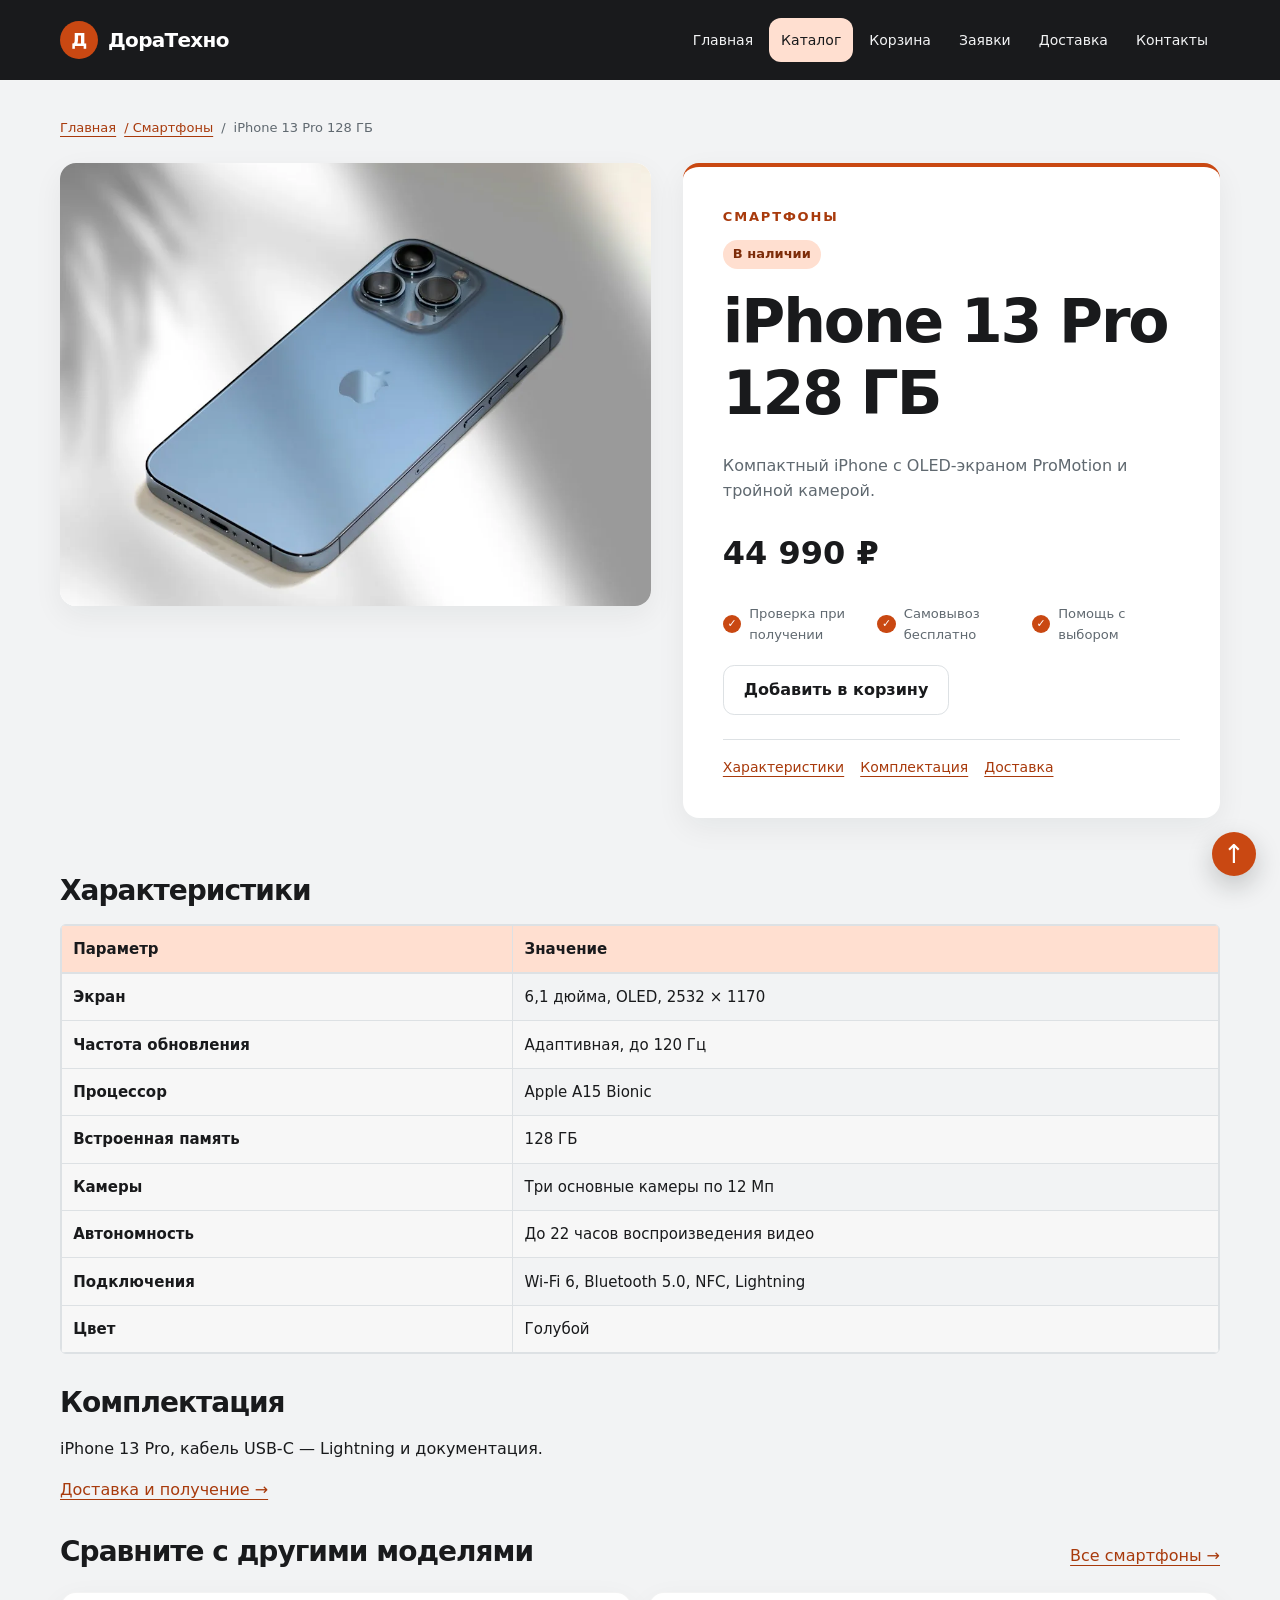
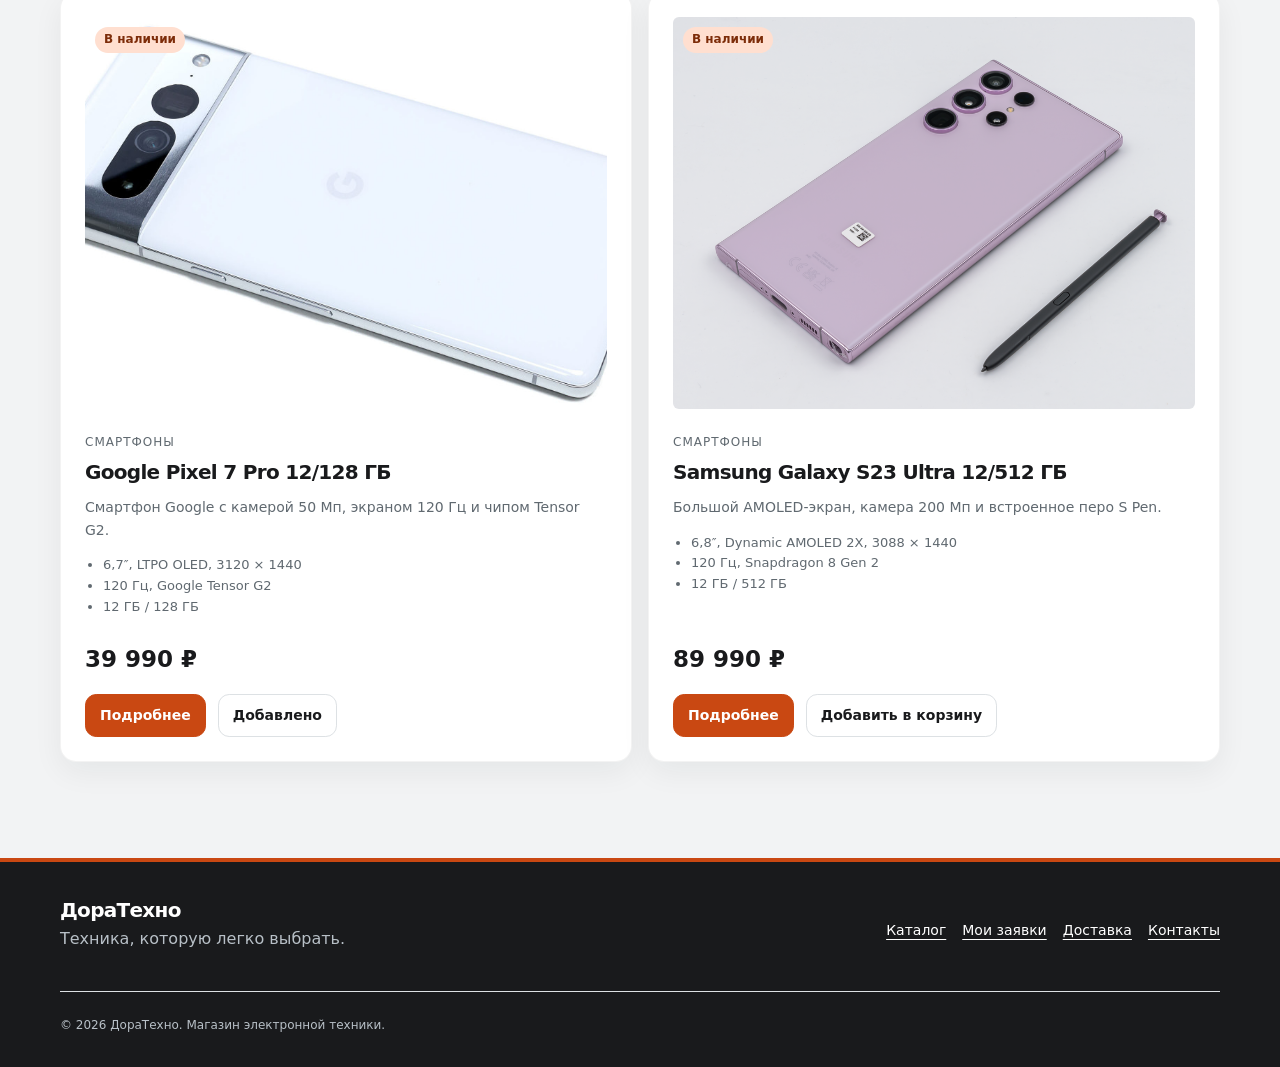
<file: product-iphone-13-pro.html>
<!DOCTYPE html>
<html lang="ru">
  <head>
    <meta charset="UTF-8">
    <meta name="viewport" content="width=device-width, initial-scale=1.0">
    <meta name="description" content="Компактный iPhone с OLED-экраном ProMotion и тройной камерой. Характеристики, цена и оформление заявки.">
    <title>iPhone 13 Pro 128 ГБ — ДораТехно</title>
    <link rel="icon" href="images/favicon.svg" type="image/svg+xml">
    <link rel="stylesheet" href="css/style.css">
    <link rel="stylesheet" href="css/responsive.css">
    <script src="js/data.js" defer></script>
    <script src="js/storage.js" defer></script>
    <script src="js/main.js" defer></script>
  </head>
  <body id="top">
    <a class="skip-link" href="#main">Перейти к содержимому</a>
    <header class="site-header">
      <div class="container">
        <div class="site-header__inner">
          <a class="site-header__logo" href="index.html">
            <span class="site-header__mark" aria-hidden="true">Д</span>ДораТехно</a>
          <nav class="site-nav" aria-label="Основная навигация">
            <ul class="site-nav__list">
              <li class="site-nav__item">
                <a class="site-nav__link" href="index.html">Главная</a>
              </li>
              <li class="site-nav__item">
                <a class="site-nav__link site-nav__link--active" href="catalog.html">Каталог</a>
              </li>
              <li class="site-nav__item">
                <a class="site-nav__link" href="cart.html">Корзина</a>
              </li>
              <li class="site-nav__item">
                <a class="site-nav__link" href="order.html">Заявки</a>
              </li>
              <li class="site-nav__item">
                <a class="site-nav__link" href="delivery.html">Доставка</a>
              </li>
              <li class="site-nav__item">
                <a class="site-nav__link" href="contacts.html">Контакты</a>
              </li>
            </ul>
          </nav>
        </div>
      </div>
    </header>
    <main class="container" id="main">
      <nav class="breadcrumbs" aria-label="Хлебные крошки">
        <a href="index.html">Главная</a>
        <a href="catalog.html#phones">/ Смартфоны</a>
        <span class="breadcrumbs__current" aria-current="page">iPhone 13 Pro 128 ГБ</span>
      </nav>
      <section class="product-detail">
        <div class="product-detail__visual">
          <img class="product-detail__image" src="images/iphone-13-pro-blue.jpg" srcset="images/iphone-13-pro-blue-480.webp 480w, images/iphone-13-pro-blue-960.webp 960w" sizes="(max-width: 767px) calc(100vw - 32px), 50vw" alt="iPhone 13 Pro 128 ГБ" width="960" height="1200">
        </div>
        <div>
          <p class="eyebrow">Смартфоны</p>
          <span class="product-detail__tag">В наличии</span>
          <h1>iPhone 13 Pro 128 ГБ</h1>
          <p class="muted">Компактный iPhone с OLED-экраном ProMotion и тройной камерой.</p>
          <p class="product-detail__price">44 990 ₽</p>
          <ul class="product-highlights" aria-label="Условия покупки">
            <li>Проверка при получении</li><li>Самовывоз бесплатно</li><li>Помощь с выбором</li>
          </ul>
          <div class="actions">
            <a class="button button--secondary" href="cart.html">Добавить в корзину</a>
          </div>
          <nav class="product-detail__links" aria-label="Разделы товара">
            <a href="#specifications">Характеристики</a>
            <a href="#package">Комплектация</a>
            <a href="delivery.html">Доставка</a>
          </nav>
        </div>
      </section>
      <section class="section" id="specifications">
        <h2>Характеристики</h2>
        <div class="table-wrap">
          <table class="spec-table">
            <caption>Основные характеристики: iPhone 13 Pro 128 ГБ</caption>
            <thead><tr><th scope="col">Параметр</th><th scope="col">Значение</th></tr></thead>
            <tbody>
              <tr><th scope="row">Экран</th><td>6,1 дюйма, OLED, 2532 × 1170</td></tr>
              <tr><th scope="row">Частота обновления</th><td>Адаптивная, до 120 Гц</td></tr>
              <tr><th scope="row">Процессор</th><td>Apple A15 Bionic</td></tr>
              <tr><th scope="row">Встроенная память</th><td>128 ГБ</td></tr>
              <tr><th scope="row">Камеры</th><td>Три основные камеры по 12 Мп</td></tr>
              <tr><th scope="row">Автономность</th><td>До 22 часов воспроизведения видео</td></tr>
              <tr><th scope="row">Подключения</th><td>Wi-Fi 6, Bluetooth 5.0, NFC, Lightning</td></tr>
              <tr><th scope="row">Цвет</th><td>Голубой</td></tr>
            </tbody>
          </table>
        </div>
      </section>
      <section class="section" id="package">
        <h2>Комплектация</h2>
        <p>iPhone 13 Pro, кабель USB-C — Lightning и документация.</p>
        <a href="delivery.html">Доставка и получение →</a>
      </section>
      <section class="section">
        <div class="section__heading">
          <h2>Сравните с другими моделями</h2>
          <a href="catalog.html#phones">Все смартфоны →</a>
        </div>
        <div class="products-grid products-grid--two">
          <article class="product-card">
            <img class="product-card__image product-card__image--contain" src="images/google-pixel-7-pro.jpg" alt="Google Pixel 7 Pro 12/128 ГБ" width="960" height="561" loading="lazy">
            <span class="product-card__badge">В наличии</span>
            <p class="product-card__category">Смартфоны</p>
            <h3 class="product-card__title"><a href="product-pixel-7-pro.html">Google Pixel 7 Pro 12/128 ГБ</a></h3>
            <p class="product-card__description">Смартфон Google с камерой 50 Мп, экраном 120 Гц и чипом Tensor G2.</p>
            <ul class="product-card__specs">
              <li>6,7″, LTPO OLED, 3120 × 1440</li>
              <li>120 Гц, Google Tensor G2</li>
              <li>12 ГБ / 128 ГБ</li>
            </ul>
            <p class="product-card__price">39 990 ₽</p>
            <div class="product-card__actions">
              <a class="button" href="product-pixel-7-pro.html">Подробнее</a>
              <a class="button button--secondary" href="cart.html">Добавить в корзину</a>
            </div>
          </article>
          <article class="product-card">
            <img class="product-card__image" src="images/galaxy-s23-ultra-lavender.png" alt="Samsung Galaxy S23 Ultra 12/512 ГБ" width="960" height="713" loading="lazy">
            <span class="product-card__badge">В наличии</span>
            <p class="product-card__category">Смартфоны</p>
            <h3 class="product-card__title"><a href="product-galaxy-s23-ultra.html">Samsung Galaxy S23 Ultra 12/512 ГБ</a></h3>
            <p class="product-card__description">Большой AMOLED-экран, камера 200 Мп и встроенное перо S Pen.</p>
            <ul class="product-card__specs">
              <li>6,8″, Dynamic AMOLED 2X, 3088 × 1440</li>
              <li>120 Гц, Snapdragon 8 Gen 2</li>
              <li>12 ГБ / 512 ГБ</li>
            </ul>
            <p class="product-card__price">89 990 ₽</p>
            <div class="product-card__actions">
              <a class="button" href="product-galaxy-s23-ultra.html">Подробнее</a>
              <a class="button button--secondary" href="cart.html">Добавить в корзину</a>
            </div>
          </article>
        </div>
      </section>
    </main>
    <footer class="site-footer">
      <div class="container">
        <div class="site-footer__inner">
          <div>
            <a class="site-header__logo" href="index.html">ДораТехно</a>
            <p class="muted">Техника, которую легко выбрать.</p>
          </div>
          <nav class="site-footer__links" aria-label="Ссылки в подвале">
            <a href="catalog.html">Каталог</a>
            <a href="order.html">Мои заявки</a>
            <a href="delivery.html">Доставка</a>
            <a href="contacts.html">Контакты</a>
          </nav>
        </div>
        <p class="site-footer__note">© 2026 ДораТехно. Магазин электронной техники.</p>
      </div>
    </footer>
    <a class="back-to-top" href="#top" aria-label="Наверх">↑</a>
  </body>
</html>
</file>
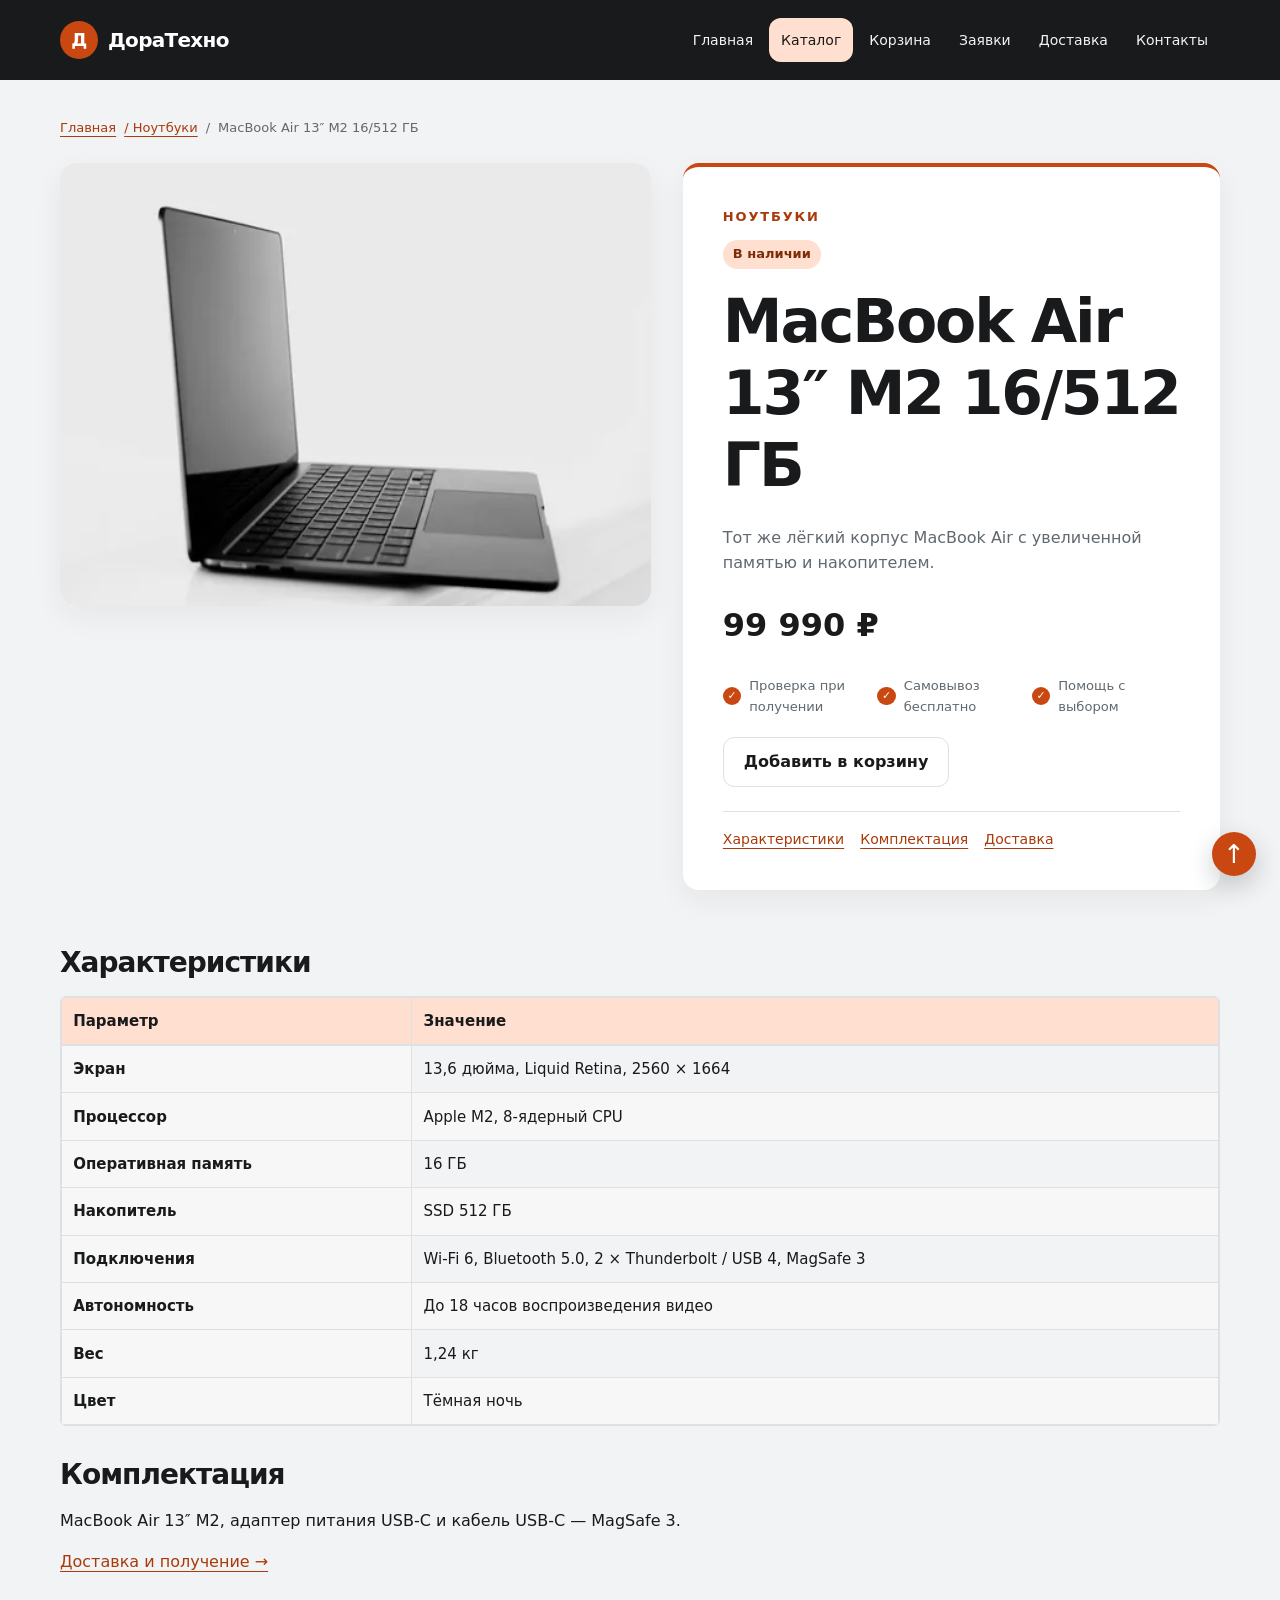
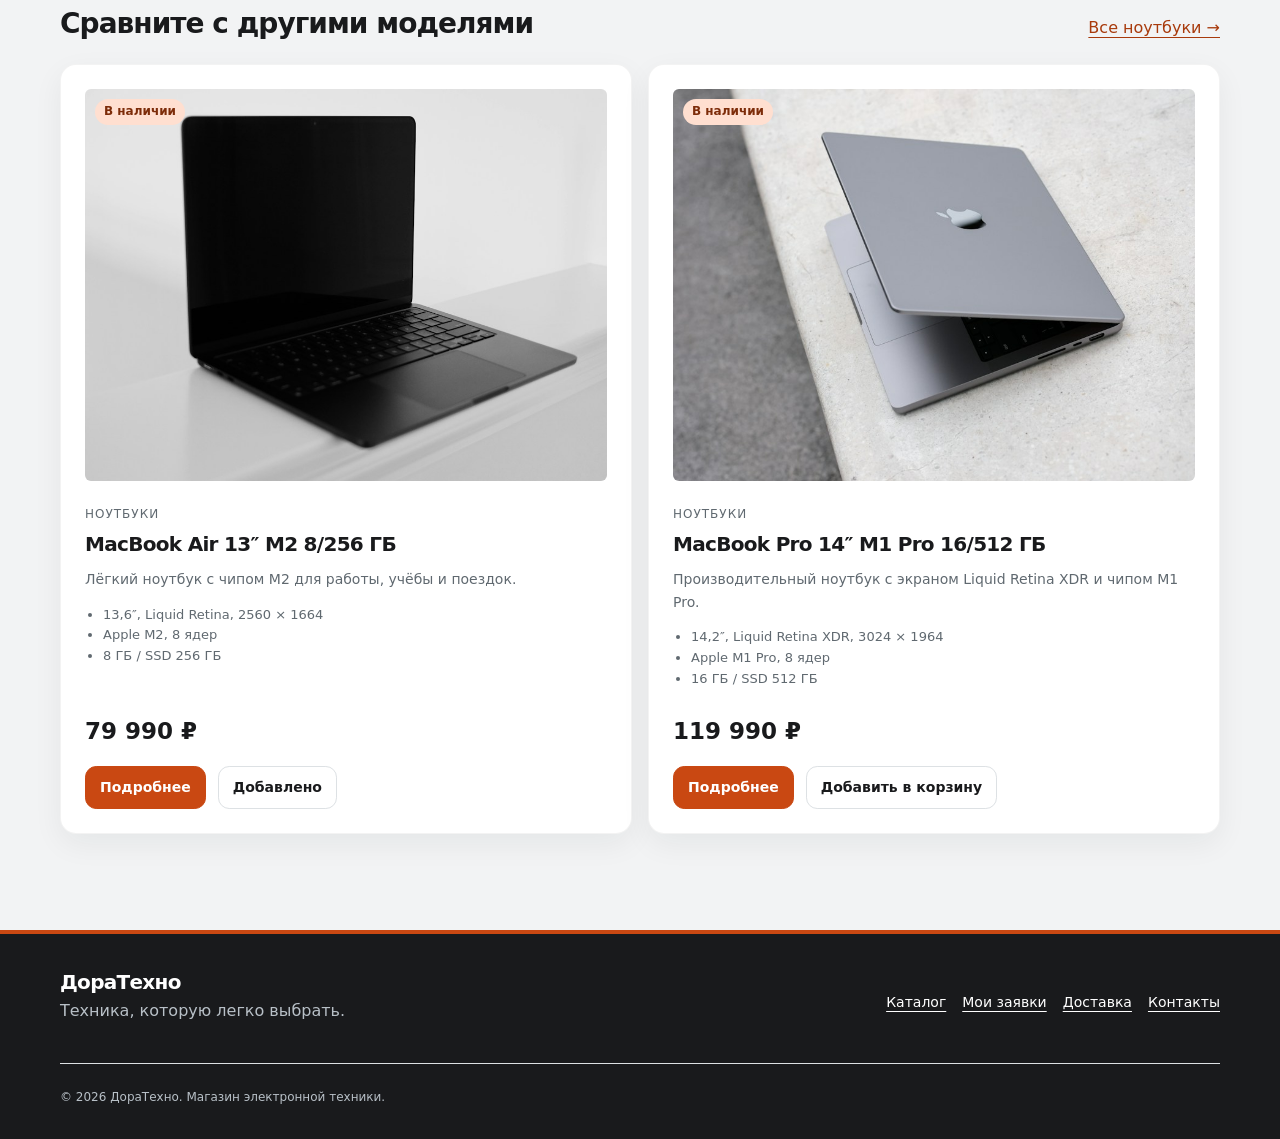
<file: product-macbook-air-16gb.html>
<!DOCTYPE html>
<html lang="ru">
  <head>
    <meta charset="UTF-8">
    <meta name="viewport" content="width=device-width, initial-scale=1.0">
    <meta name="description" content="Тот же лёгкий корпус MacBook Air с увеличенной памятью и накопителем. Характеристики, цена и оформление заявки.">
    <title>MacBook Air 13″ M2 16/512 ГБ — ДораТехно</title>
    <link rel="icon" href="images/favicon.svg" type="image/svg+xml">
    <link rel="stylesheet" href="css/style.css">
    <link rel="stylesheet" href="css/responsive.css">
    <script src="js/data.js" defer></script>
    <script src="js/storage.js" defer></script>
    <script src="js/main.js" defer></script>
  </head>
  <body id="top">
    <a class="skip-link" href="#main">Перейти к содержимому</a>
    <header class="site-header">
      <div class="container">
        <div class="site-header__inner">
          <a class="site-header__logo" href="index.html">
            <span class="site-header__mark" aria-hidden="true">Д</span>ДораТехно</a>
          <nav class="site-nav" aria-label="Основная навигация">
            <ul class="site-nav__list">
              <li class="site-nav__item">
                <a class="site-nav__link" href="index.html">Главная</a>
              </li>
              <li class="site-nav__item">
                <a class="site-nav__link site-nav__link--active" href="catalog.html">Каталог</a>
              </li>
              <li class="site-nav__item">
                <a class="site-nav__link" href="cart.html">Корзина</a>
              </li>
              <li class="site-nav__item">
                <a class="site-nav__link" href="order.html">Заявки</a>
              </li>
              <li class="site-nav__item">
                <a class="site-nav__link" href="delivery.html">Доставка</a>
              </li>
              <li class="site-nav__item">
                <a class="site-nav__link" href="contacts.html">Контакты</a>
              </li>
            </ul>
          </nav>
        </div>
      </div>
    </header>
    <main class="container" id="main">
      <nav class="breadcrumbs" aria-label="Хлебные крошки">
        <a href="index.html">Главная</a>
        <a href="catalog.html#notebooks">/ Ноутбуки</a>
        <span class="breadcrumbs__current" aria-current="page">MacBook Air 13″ M2 16/512 ГБ</span>
      </nav>
      <section class="product-detail">
        <div class="product-detail__visual">
          <img class="product-detail__image" src="images/macbook-air-m2-light.jpg" srcset="images/macbook-air-m2-light-480.webp 480w, images/macbook-air-m2-light-960.webp 960w" sizes="(max-width: 767px) calc(100vw - 32px), 50vw" alt="MacBook Air 13″ M2 16/512 ГБ" width="960" height="1440">
        </div>
        <div>
          <p class="eyebrow">Ноутбуки</p>
          <span class="product-detail__tag">В наличии</span>
          <h1>MacBook Air 13″ M2 16/512 ГБ</h1>
          <p class="muted">Тот же лёгкий корпус MacBook Air с увеличенной памятью и накопителем.</p>
          <p class="product-detail__price">99 990 ₽</p>
          <ul class="product-highlights" aria-label="Условия покупки">
            <li>Проверка при получении</li><li>Самовывоз бесплатно</li><li>Помощь с выбором</li>
          </ul>
          <div class="actions">
            <a class="button button--secondary" href="cart.html">Добавить в корзину</a>
          </div>
          <nav class="product-detail__links" aria-label="Разделы товара">
            <a href="#specifications">Характеристики</a>
            <a href="#package">Комплектация</a>
            <a href="delivery.html">Доставка</a>
          </nav>
        </div>
      </section>
      <section class="section" id="specifications">
        <h2>Характеристики</h2>
        <div class="table-wrap">
          <table class="spec-table">
            <caption>Основные характеристики: MacBook Air 13″ M2 16/512 ГБ</caption>
            <thead><tr><th scope="col">Параметр</th><th scope="col">Значение</th></tr></thead>
            <tbody>
              <tr><th scope="row">Экран</th><td>13,6 дюйма, Liquid Retina, 2560 × 1664</td></tr>
              <tr><th scope="row">Процессор</th><td>Apple M2, 8-ядерный CPU</td></tr>
              <tr><th scope="row">Оперативная память</th><td>16 ГБ</td></tr>
              <tr><th scope="row">Накопитель</th><td>SSD 512 ГБ</td></tr>
              <tr><th scope="row">Подключения</th><td>Wi-Fi 6, Bluetooth 5.0, 2 × Thunderbolt / USB 4, MagSafe 3</td></tr>
              <tr><th scope="row">Автономность</th><td>До 18 часов воспроизведения видео</td></tr>
              <tr><th scope="row">Вес</th><td>1,24 кг</td></tr>
              <tr><th scope="row">Цвет</th><td>Тёмная ночь</td></tr>
            </tbody>
          </table>
        </div>
      </section>
      <section class="section" id="package">
        <h2>Комплектация</h2>
        <p>MacBook Air 13″ M2, адаптер питания USB-C и кабель USB-C — MagSafe 3.</p>
        <a href="delivery.html">Доставка и получение →</a>
      </section>
      <section class="section">
        <div class="section__heading">
          <h2>Сравните с другими моделями</h2>
          <a href="catalog.html#notebooks">Все ноутбуки →</a>
        </div>
        <div class="products-grid products-grid--two">
          <article class="product-card">
            <img class="product-card__image" src="images/macbook-air-m2-alt.jpg" alt="MacBook Air 13″ M2 8/256 ГБ" width="960" height="1440" loading="lazy">
            <span class="product-card__badge">В наличии</span>
            <p class="product-card__category">Ноутбуки</p>
            <h3 class="product-card__title"><a href="product.html">MacBook Air 13″ M2 8/256 ГБ</a></h3>
            <p class="product-card__description">Лёгкий ноутбук с чипом M2 для работы, учёбы и поездок.</p>
            <ul class="product-card__specs">
              <li>13,6″, Liquid Retina, 2560 × 1664</li>
              <li>Apple M2, 8 ядер</li>
              <li>8 ГБ / SSD 256 ГБ</li>
            </ul>
            <p class="product-card__price">79 990 ₽</p>
            <div class="product-card__actions">
              <a class="button" href="product.html">Подробнее</a>
              <a class="button button--secondary" href="cart.html">Добавить в корзину</a>
            </div>
          </article>
          <article class="product-card">
            <img class="product-card__image" src="images/macbook-pro-m1-candidate.jpg" alt="MacBook Pro 14″ M1 Pro 16/512 ГБ" width="960" height="640" loading="lazy">
            <span class="product-card__badge">В наличии</span>
            <p class="product-card__category">Ноутбуки</p>
            <h3 class="product-card__title"><a href="product-macbook-pro-14.html">MacBook Pro 14″ M1 Pro 16/512 ГБ</a></h3>
            <p class="product-card__description">Производительный ноутбук с экраном Liquid Retina XDR и чипом M1 Pro.</p>
            <ul class="product-card__specs">
              <li>14,2″, Liquid Retina XDR, 3024 × 1964</li>
              <li>Apple M1 Pro, 8 ядер</li>
              <li>16 ГБ / SSD 512 ГБ</li>
            </ul>
            <p class="product-card__price">119 990 ₽</p>
            <div class="product-card__actions">
              <a class="button" href="product-macbook-pro-14.html">Подробнее</a>
              <a class="button button--secondary" href="cart.html">Добавить в корзину</a>
            </div>
          </article>
        </div>
      </section>
    </main>
    <footer class="site-footer">
      <div class="container">
        <div class="site-footer__inner">
          <div>
            <a class="site-header__logo" href="index.html">ДораТехно</a>
            <p class="muted">Техника, которую легко выбрать.</p>
          </div>
          <nav class="site-footer__links" aria-label="Ссылки в подвале">
            <a href="catalog.html">Каталог</a>
            <a href="order.html">Мои заявки</a>
            <a href="delivery.html">Доставка</a>
            <a href="contacts.html">Контакты</a>
          </nav>
        </div>
        <p class="site-footer__note">© 2026 ДораТехно. Магазин электронной техники.</p>
      </div>
    </footer>
    <a class="back-to-top" href="#top" aria-label="Наверх">↑</a>
  </body>
</html>
</file>
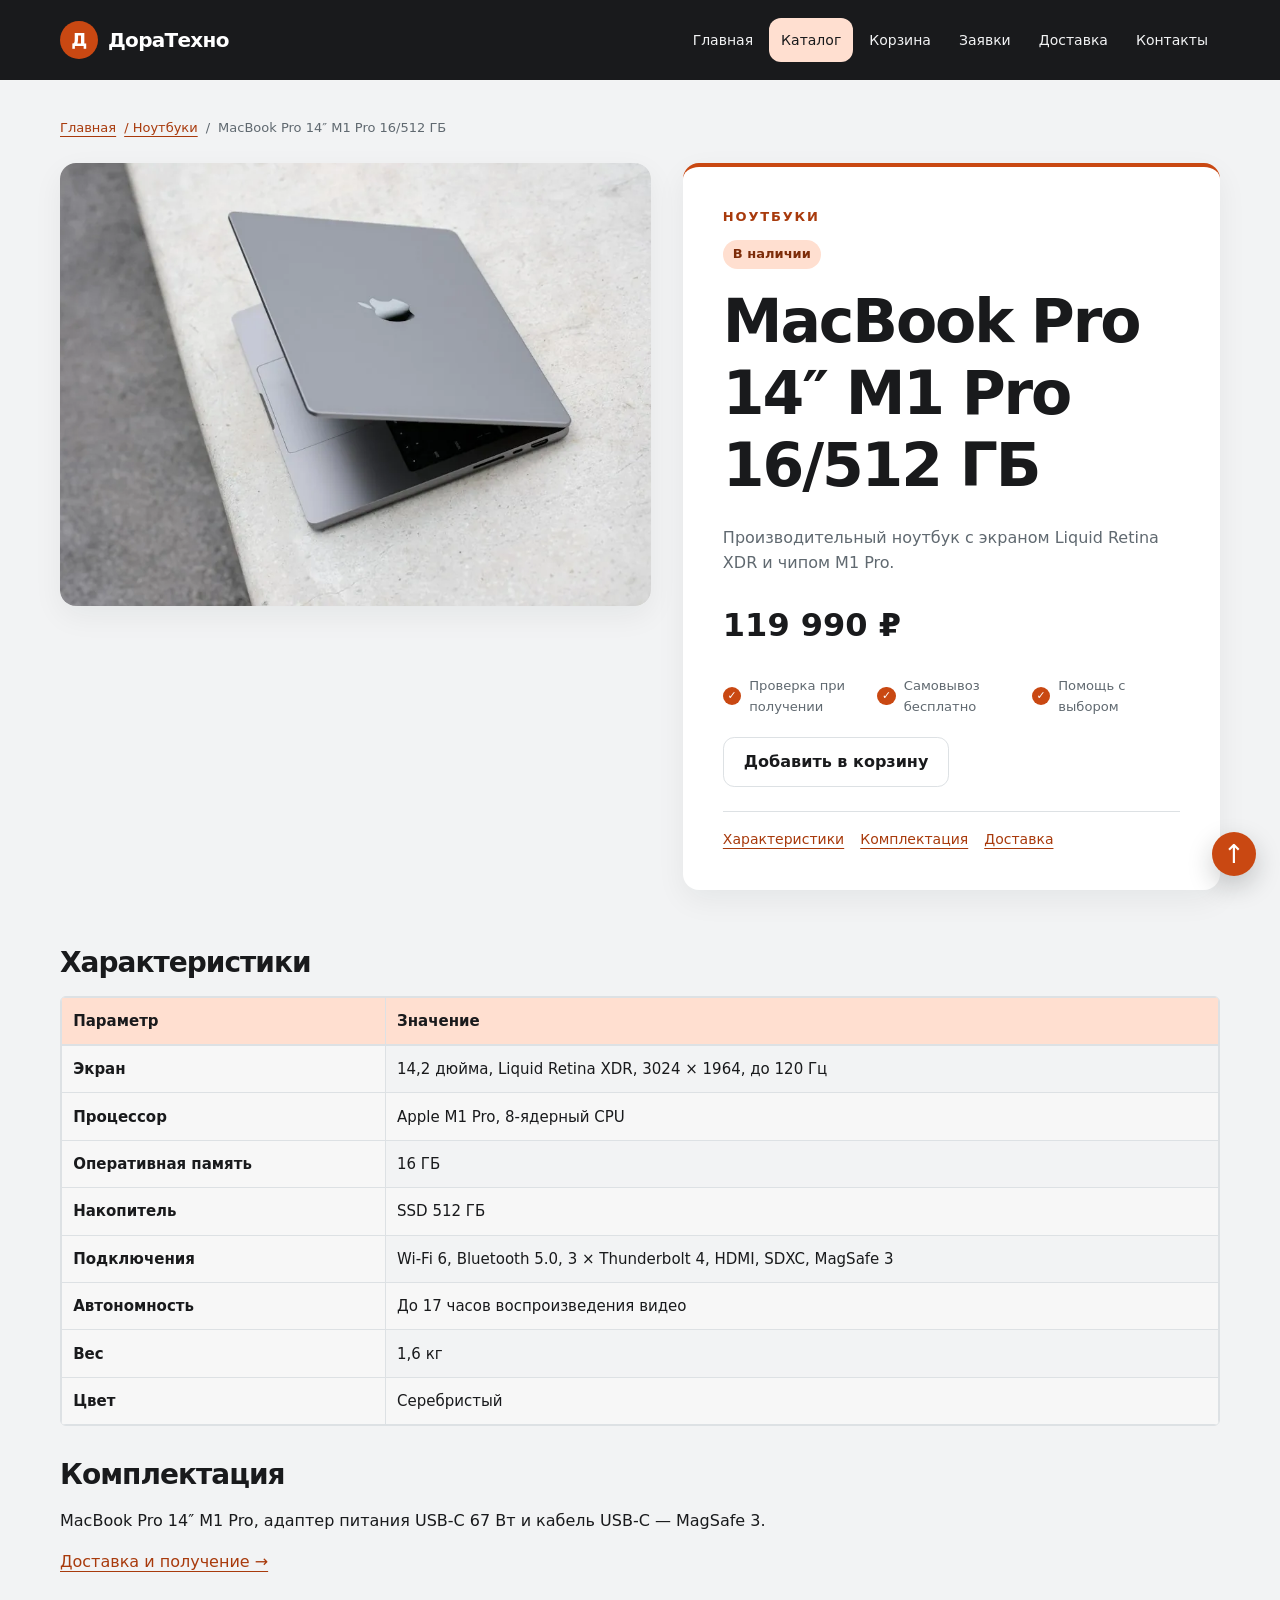
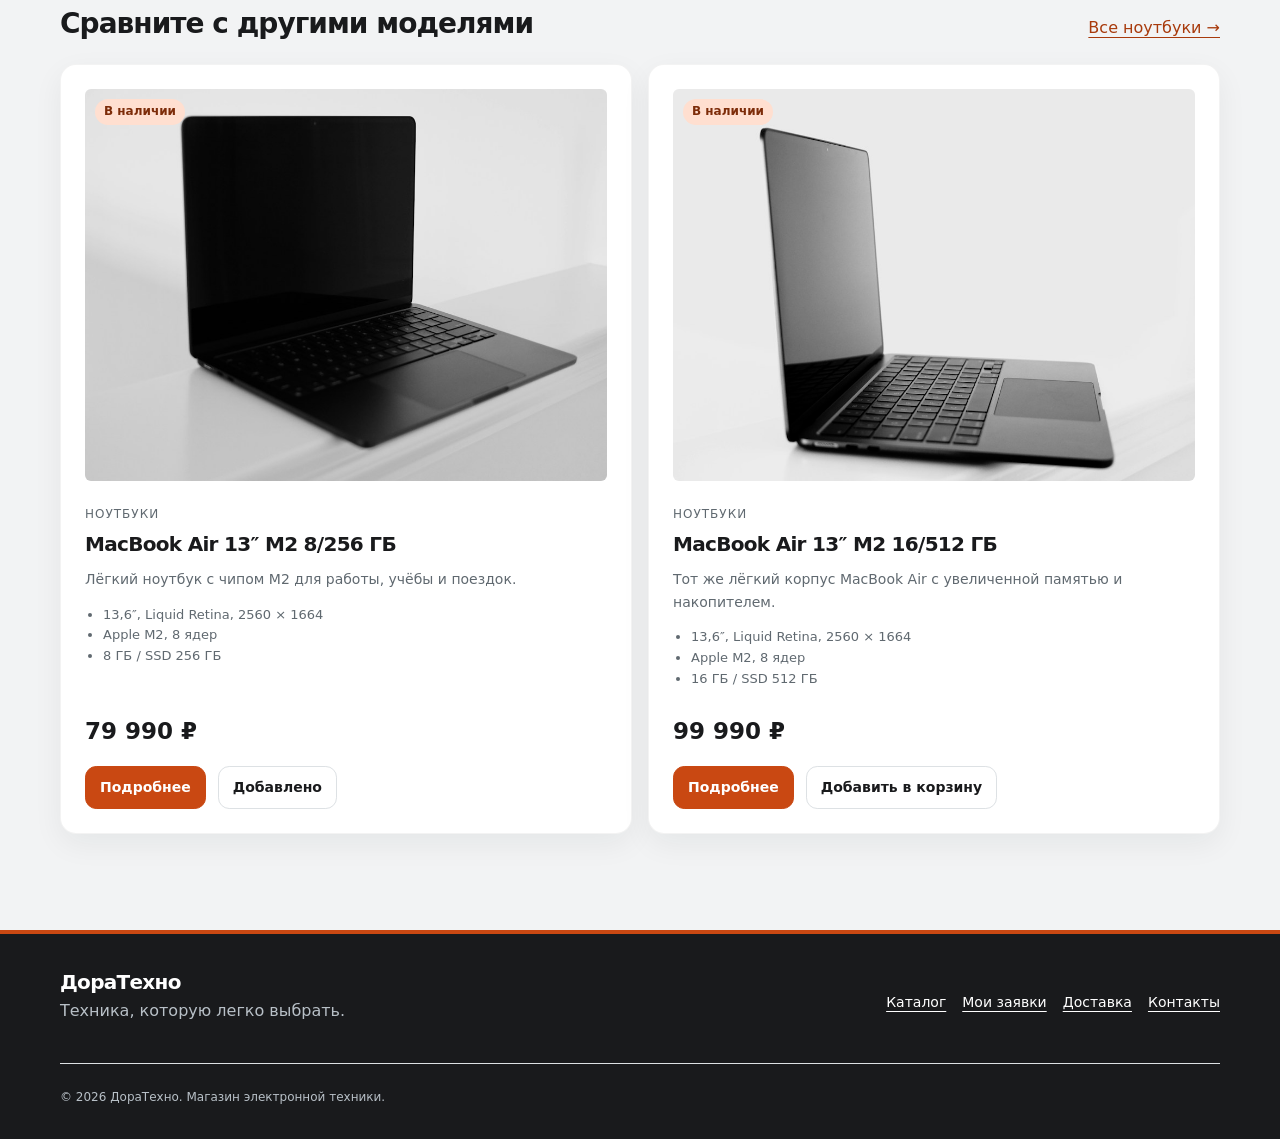
<file: product-macbook-pro-14.html>
<!DOCTYPE html>
<html lang="ru">
  <head>
    <meta charset="UTF-8">
    <meta name="viewport" content="width=device-width, initial-scale=1.0">
    <meta name="description" content="Производительный ноутбук с экраном Liquid Retina XDR и чипом M1 Pro. Характеристики, цена и оформление заявки.">
    <title>MacBook Pro 14″ M1 Pro 16/512 ГБ — ДораТехно</title>
    <link rel="icon" href="images/favicon.svg" type="image/svg+xml">
    <link rel="stylesheet" href="css/style.css">
    <link rel="stylesheet" href="css/responsive.css">
    <script src="js/data.js" defer></script>
    <script src="js/storage.js" defer></script>
    <script src="js/main.js" defer></script>
  </head>
  <body id="top">
    <a class="skip-link" href="#main">Перейти к содержимому</a>
    <header class="site-header">
      <div class="container">
        <div class="site-header__inner">
          <a class="site-header__logo" href="index.html">
            <span class="site-header__mark" aria-hidden="true">Д</span>ДораТехно</a>
          <nav class="site-nav" aria-label="Основная навигация">
            <ul class="site-nav__list">
              <li class="site-nav__item">
                <a class="site-nav__link" href="index.html">Главная</a>
              </li>
              <li class="site-nav__item">
                <a class="site-nav__link site-nav__link--active" href="catalog.html">Каталог</a>
              </li>
              <li class="site-nav__item">
                <a class="site-nav__link" href="cart.html">Корзина</a>
              </li>
              <li class="site-nav__item">
                <a class="site-nav__link" href="order.html">Заявки</a>
              </li>
              <li class="site-nav__item">
                <a class="site-nav__link" href="delivery.html">Доставка</a>
              </li>
              <li class="site-nav__item">
                <a class="site-nav__link" href="contacts.html">Контакты</a>
              </li>
            </ul>
          </nav>
        </div>
      </div>
    </header>
    <main class="container" id="main">
      <nav class="breadcrumbs" aria-label="Хлебные крошки">
        <a href="index.html">Главная</a>
        <a href="catalog.html#notebooks">/ Ноутбуки</a>
        <span class="breadcrumbs__current" aria-current="page">MacBook Pro 14″ M1 Pro 16/512 ГБ</span>
      </nav>
      <section class="product-detail">
        <div class="product-detail__visual">
          <img class="product-detail__image" src="images/macbook-pro-m1-candidate.jpg" srcset="images/macbook-pro-m1-candidate-480.webp 480w, images/macbook-pro-m1-candidate-960.webp 960w" sizes="(max-width: 767px) calc(100vw - 32px), 50vw" alt="MacBook Pro 14″ M1 Pro 16/512 ГБ" width="960" height="640">
        </div>
        <div>
          <p class="eyebrow">Ноутбуки</p>
          <span class="product-detail__tag">В наличии</span>
          <h1>MacBook Pro 14″ M1 Pro 16/512 ГБ</h1>
          <p class="muted">Производительный ноутбук с экраном Liquid Retina XDR и чипом M1 Pro.</p>
          <p class="product-detail__price">119 990 ₽</p>
          <ul class="product-highlights" aria-label="Условия покупки">
            <li>Проверка при получении</li><li>Самовывоз бесплатно</li><li>Помощь с выбором</li>
          </ul>
          <div class="actions">
            <a class="button button--secondary" href="cart.html">Добавить в корзину</a>
          </div>
          <nav class="product-detail__links" aria-label="Разделы товара">
            <a href="#specifications">Характеристики</a>
            <a href="#package">Комплектация</a>
            <a href="delivery.html">Доставка</a>
          </nav>
        </div>
      </section>
      <section class="section" id="specifications">
        <h2>Характеристики</h2>
        <div class="table-wrap">
          <table class="spec-table">
            <caption>Основные характеристики: MacBook Pro 14″ M1 Pro 16/512 ГБ</caption>
            <thead><tr><th scope="col">Параметр</th><th scope="col">Значение</th></tr></thead>
            <tbody>
              <tr><th scope="row">Экран</th><td>14,2 дюйма, Liquid Retina XDR, 3024 × 1964, до 120 Гц</td></tr>
              <tr><th scope="row">Процессор</th><td>Apple M1 Pro, 8-ядерный CPU</td></tr>
              <tr><th scope="row">Оперативная память</th><td>16 ГБ</td></tr>
              <tr><th scope="row">Накопитель</th><td>SSD 512 ГБ</td></tr>
              <tr><th scope="row">Подключения</th><td>Wi-Fi 6, Bluetooth 5.0, 3 × Thunderbolt 4, HDMI, SDXC, MagSafe 3</td></tr>
              <tr><th scope="row">Автономность</th><td>До 17 часов воспроизведения видео</td></tr>
              <tr><th scope="row">Вес</th><td>1,6 кг</td></tr>
              <tr><th scope="row">Цвет</th><td>Серебристый</td></tr>
            </tbody>
          </table>
        </div>
      </section>
      <section class="section" id="package">
        <h2>Комплектация</h2>
        <p>MacBook Pro 14″ M1 Pro, адаптер питания USB-C 67 Вт и кабель USB-C — MagSafe 3.</p>
        <a href="delivery.html">Доставка и получение →</a>
      </section>
      <section class="section">
        <div class="section__heading">
          <h2>Сравните с другими моделями</h2>
          <a href="catalog.html#notebooks">Все ноутбуки →</a>
        </div>
        <div class="products-grid products-grid--two">
          <article class="product-card">
            <img class="product-card__image" src="images/macbook-air-m2-alt.jpg" alt="MacBook Air 13″ M2 8/256 ГБ" width="960" height="1440" loading="lazy">
            <span class="product-card__badge">В наличии</span>
            <p class="product-card__category">Ноутбуки</p>
            <h3 class="product-card__title"><a href="product.html">MacBook Air 13″ M2 8/256 ГБ</a></h3>
            <p class="product-card__description">Лёгкий ноутбук с чипом M2 для работы, учёбы и поездок.</p>
            <ul class="product-card__specs">
              <li>13,6″, Liquid Retina, 2560 × 1664</li>
              <li>Apple M2, 8 ядер</li>
              <li>8 ГБ / SSD 256 ГБ</li>
            </ul>
            <p class="product-card__price">79 990 ₽</p>
            <div class="product-card__actions">
              <a class="button" href="product.html">Подробнее</a>
              <a class="button button--secondary" href="cart.html">Добавить в корзину</a>
            </div>
          </article>
          <article class="product-card">
            <img class="product-card__image" src="images/macbook-air-m2-light.jpg" alt="MacBook Air 13″ M2 16/512 ГБ" width="960" height="1440" loading="lazy">
            <span class="product-card__badge">В наличии</span>
            <p class="product-card__category">Ноутбуки</p>
            <h3 class="product-card__title"><a href="product-macbook-air-16gb.html">MacBook Air 13″ M2 16/512 ГБ</a></h3>
            <p class="product-card__description">Тот же лёгкий корпус MacBook Air с увеличенной памятью и накопителем.</p>
            <ul class="product-card__specs">
              <li>13,6″, Liquid Retina, 2560 × 1664</li>
              <li>Apple M2, 8 ядер</li>
              <li>16 ГБ / SSD 512 ГБ</li>
            </ul>
            <p class="product-card__price">99 990 ₽</p>
            <div class="product-card__actions">
              <a class="button" href="product-macbook-air-16gb.html">Подробнее</a>
              <a class="button button--secondary" href="cart.html">Добавить в корзину</a>
            </div>
          </article>
        </div>
      </section>
    </main>
    <footer class="site-footer">
      <div class="container">
        <div class="site-footer__inner">
          <div>
            <a class="site-header__logo" href="index.html">ДораТехно</a>
            <p class="muted">Техника, которую легко выбрать.</p>
          </div>
          <nav class="site-footer__links" aria-label="Ссылки в подвале">
            <a href="catalog.html">Каталог</a>
            <a href="order.html">Мои заявки</a>
            <a href="delivery.html">Доставка</a>
            <a href="contacts.html">Контакты</a>
          </nav>
        </div>
        <p class="site-footer__note">© 2026 ДораТехно. Магазин электронной техники.</p>
      </div>
    </footer>
    <a class="back-to-top" href="#top" aria-label="Наверх">↑</a>
  </body>
</html>
</file>
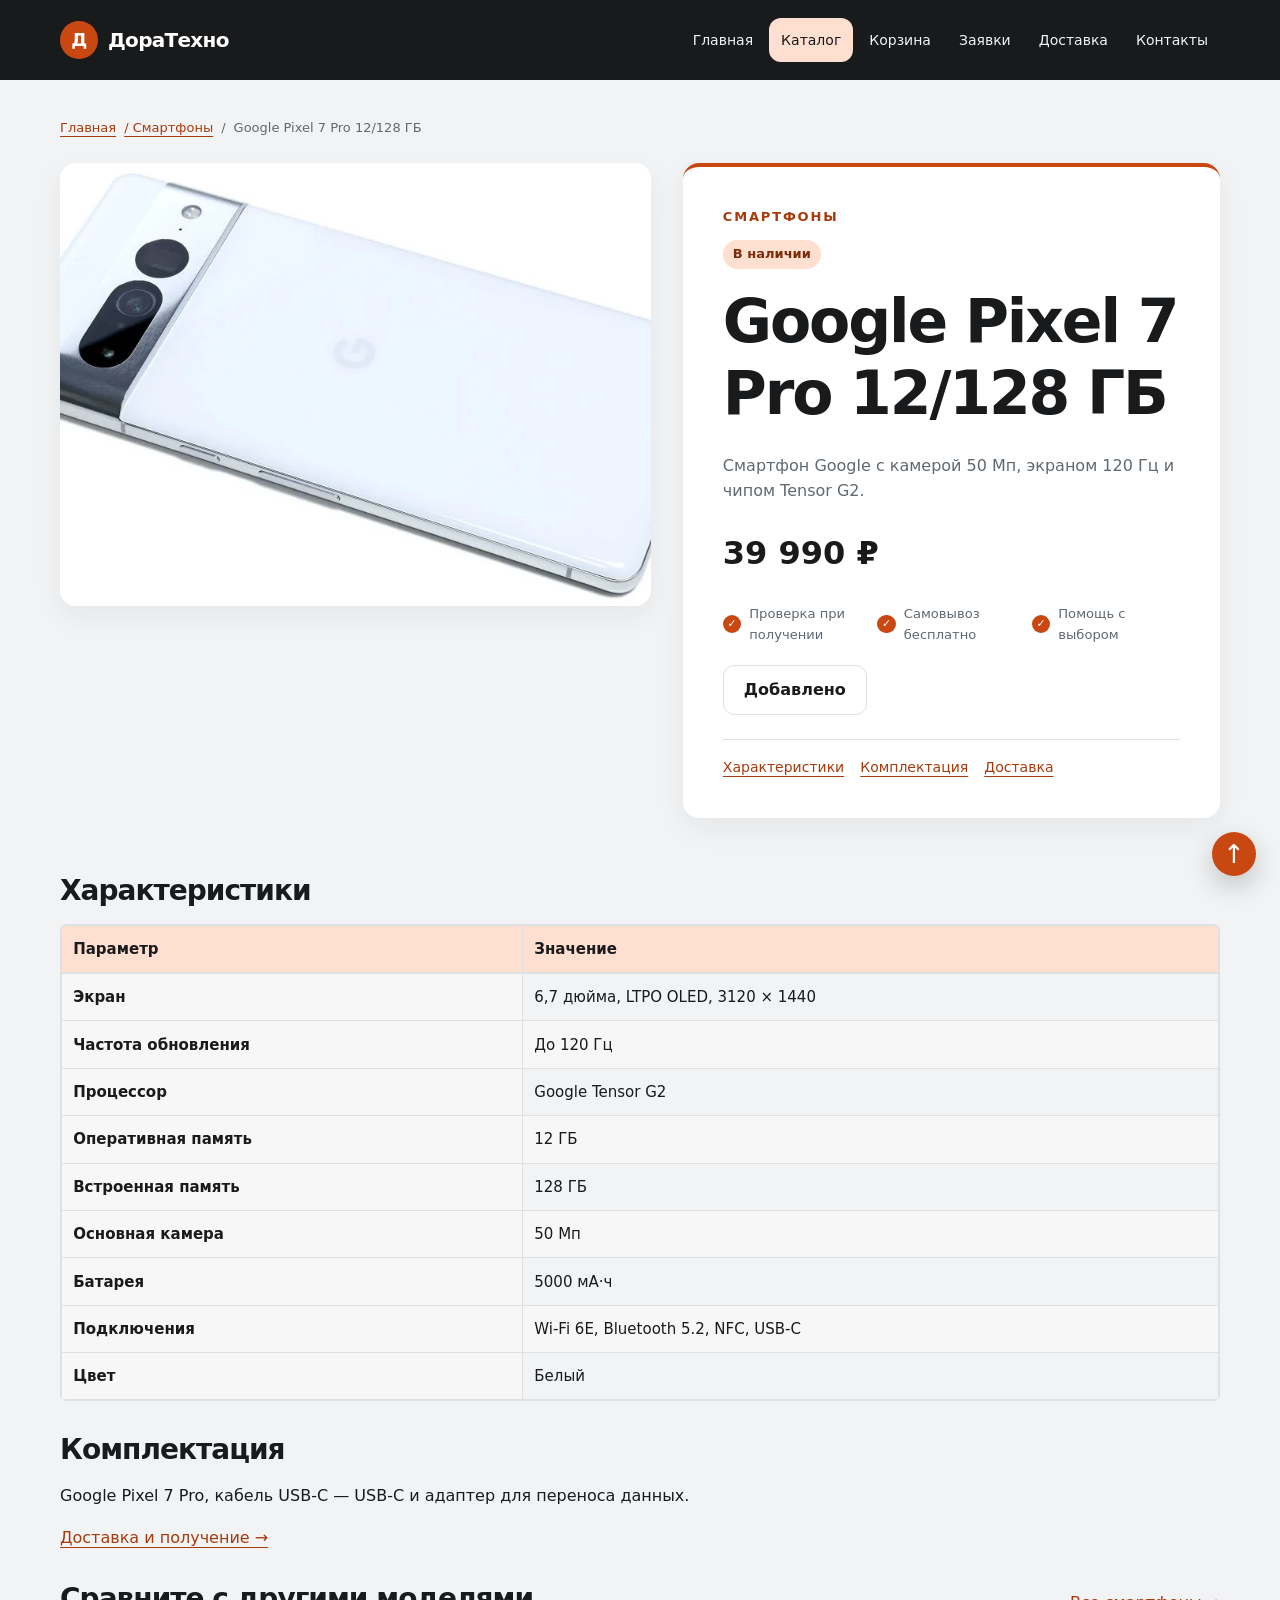
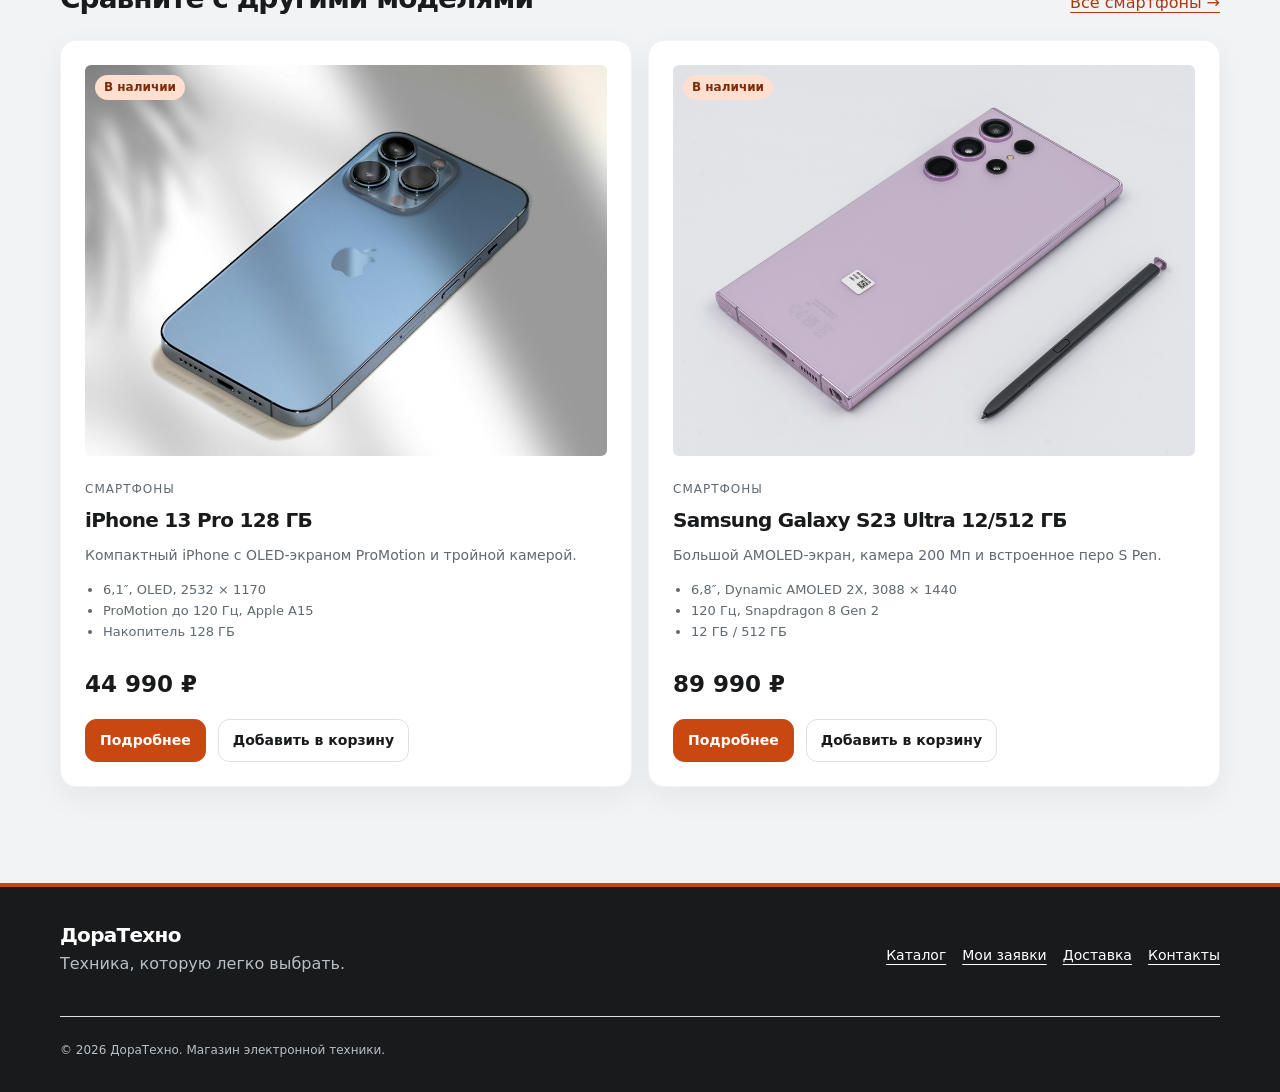
<file: product-pixel-7-pro.html>
<!DOCTYPE html>
<html lang="ru">
  <head>
    <meta charset="UTF-8">
    <meta name="viewport" content="width=device-width, initial-scale=1.0">
    <meta name="description" content="Смартфон Google с камерой 50 Мп, экраном 120 Гц и чипом Tensor G2. Характеристики, цена и оформление заявки.">
    <title>Google Pixel 7 Pro 12/128 ГБ — ДораТехно</title>
    <link rel="icon" href="images/favicon.svg" type="image/svg+xml">
    <link rel="stylesheet" href="css/style.css">
    <link rel="stylesheet" href="css/responsive.css">
    <script src="js/data.js" defer></script>
    <script src="js/storage.js" defer></script>
    <script src="js/main.js" defer></script>
  </head>
  <body id="top">
    <a class="skip-link" href="#main">Перейти к содержимому</a>
    <header class="site-header">
      <div class="container">
        <div class="site-header__inner">
          <a class="site-header__logo" href="index.html">
            <span class="site-header__mark" aria-hidden="true">Д</span>ДораТехно</a>
          <nav class="site-nav" aria-label="Основная навигация">
            <ul class="site-nav__list">
              <li class="site-nav__item">
                <a class="site-nav__link" href="index.html">Главная</a>
              </li>
              <li class="site-nav__item">
                <a class="site-nav__link site-nav__link--active" href="catalog.html">Каталог</a>
              </li>
              <li class="site-nav__item">
                <a class="site-nav__link" href="cart.html">Корзина</a>
              </li>
              <li class="site-nav__item">
                <a class="site-nav__link" href="order.html">Заявки</a>
              </li>
              <li class="site-nav__item">
                <a class="site-nav__link" href="delivery.html">Доставка</a>
              </li>
              <li class="site-nav__item">
                <a class="site-nav__link" href="contacts.html">Контакты</a>
              </li>
            </ul>
          </nav>
        </div>
      </div>
    </header>
    <main class="container" id="main">
      <nav class="breadcrumbs" aria-label="Хлебные крошки">
        <a href="index.html">Главная</a>
        <a href="catalog.html#phones">/ Смартфоны</a>
        <span class="breadcrumbs__current" aria-current="page">Google Pixel 7 Pro 12/128 ГБ</span>
      </nav>
      <section class="product-detail">
        <div class="product-detail__visual">
          <img class="product-detail__image product-detail__image--contain" src="images/google-pixel-7-pro.jpg" srcset="images/google-pixel-7-pro-480.webp 480w, images/google-pixel-7-pro-960.webp 960w" sizes="(max-width: 767px) calc(100vw - 32px), 50vw" alt="Google Pixel 7 Pro 12/128 ГБ" width="960" height="561">
        </div>
        <div>
          <p class="eyebrow">Смартфоны</p>
          <span class="product-detail__tag">В наличии</span>
          <h1>Google Pixel 7 Pro 12/128 ГБ</h1>
          <p class="muted">Смартфон Google с камерой 50 Мп, экраном 120 Гц и чипом Tensor G2.</p>
          <p class="product-detail__price">39 990 ₽</p>
          <ul class="product-highlights" aria-label="Условия покупки">
            <li>Проверка при получении</li><li>Самовывоз бесплатно</li><li>Помощь с выбором</li>
          </ul>
          <div class="actions">
            <a class="button button--secondary" href="cart.html">Добавить в корзину</a>
          </div>
          <nav class="product-detail__links" aria-label="Разделы товара">
            <a href="#specifications">Характеристики</a>
            <a href="#package">Комплектация</a>
            <a href="delivery.html">Доставка</a>
          </nav>
        </div>
      </section>
      <section class="section" id="specifications">
        <h2>Характеристики</h2>
        <div class="table-wrap">
          <table class="spec-table">
            <caption>Основные характеристики: Google Pixel 7 Pro 12/128 ГБ</caption>
            <thead><tr><th scope="col">Параметр</th><th scope="col">Значение</th></tr></thead>
            <tbody>
              <tr><th scope="row">Экран</th><td>6,7 дюйма, LTPO OLED, 3120 × 1440</td></tr>
              <tr><th scope="row">Частота обновления</th><td>До 120 Гц</td></tr>
              <tr><th scope="row">Процессор</th><td>Google Tensor G2</td></tr>
              <tr><th scope="row">Оперативная память</th><td>12 ГБ</td></tr>
              <tr><th scope="row">Встроенная память</th><td>128 ГБ</td></tr>
              <tr><th scope="row">Основная камера</th><td>50 Мп</td></tr>
              <tr><th scope="row">Батарея</th><td>5000 мА·ч</td></tr>
              <tr><th scope="row">Подключения</th><td>Wi-Fi 6E, Bluetooth 5.2, NFC, USB-C</td></tr>
              <tr><th scope="row">Цвет</th><td>Белый</td></tr>
            </tbody>
          </table>
        </div>
      </section>
      <section class="section" id="package">
        <h2>Комплектация</h2>
        <p>Google Pixel 7 Pro, кабель USB-C — USB-C и адаптер для переноса данных.</p>
        <a href="delivery.html">Доставка и получение →</a>
      </section>
      <section class="section">
        <div class="section__heading">
          <h2>Сравните с другими моделями</h2>
          <a href="catalog.html#phones">Все смартфоны →</a>
        </div>
        <div class="products-grid products-grid--two">
          <article class="product-card">
            <img class="product-card__image" src="images/iphone-13-pro-blue.jpg" alt="iPhone 13 Pro 128 ГБ" width="960" height="1200" loading="lazy">
            <span class="product-card__badge">В наличии</span>
            <p class="product-card__category">Смартфоны</p>
            <h3 class="product-card__title"><a href="product-iphone-13-pro.html">iPhone 13 Pro 128 ГБ</a></h3>
            <p class="product-card__description">Компактный iPhone с OLED-экраном ProMotion и тройной камерой.</p>
            <ul class="product-card__specs">
              <li>6,1″, OLED, 2532 × 1170</li>
              <li>ProMotion до 120 Гц, Apple A15</li>
              <li>Накопитель 128 ГБ</li>
            </ul>
            <p class="product-card__price">44 990 ₽</p>
            <div class="product-card__actions">
              <a class="button" href="product-iphone-13-pro.html">Подробнее</a>
              <a class="button button--secondary" href="cart.html">Добавить в корзину</a>
            </div>
          </article>
          <article class="product-card">
            <img class="product-card__image" src="images/galaxy-s23-ultra-lavender.png" alt="Samsung Galaxy S23 Ultra 12/512 ГБ" width="960" height="713" loading="lazy">
            <span class="product-card__badge">В наличии</span>
            <p class="product-card__category">Смартфоны</p>
            <h3 class="product-card__title"><a href="product-galaxy-s23-ultra.html">Samsung Galaxy S23 Ultra 12/512 ГБ</a></h3>
            <p class="product-card__description">Большой AMOLED-экран, камера 200 Мп и встроенное перо S Pen.</p>
            <ul class="product-card__specs">
              <li>6,8″, Dynamic AMOLED 2X, 3088 × 1440</li>
              <li>120 Гц, Snapdragon 8 Gen 2</li>
              <li>12 ГБ / 512 ГБ</li>
            </ul>
            <p class="product-card__price">89 990 ₽</p>
            <div class="product-card__actions">
              <a class="button" href="product-galaxy-s23-ultra.html">Подробнее</a>
              <a class="button button--secondary" href="cart.html">Добавить в корзину</a>
            </div>
          </article>
        </div>
      </section>
    </main>
    <footer class="site-footer">
      <div class="container">
        <div class="site-footer__inner">
          <div>
            <a class="site-header__logo" href="index.html">ДораТехно</a>
            <p class="muted">Техника, которую легко выбрать.</p>
          </div>
          <nav class="site-footer__links" aria-label="Ссылки в подвале">
            <a href="catalog.html">Каталог</a>
            <a href="order.html">Мои заявки</a>
            <a href="delivery.html">Доставка</a>
            <a href="contacts.html">Контакты</a>
          </nav>
        </div>
        <p class="site-footer__note">© 2026 ДораТехно. Магазин электронной техники.</p>
      </div>
    </footer>
    <a class="back-to-top" href="#top" aria-label="Наверх">↑</a>
  </body>
</html>
</file>
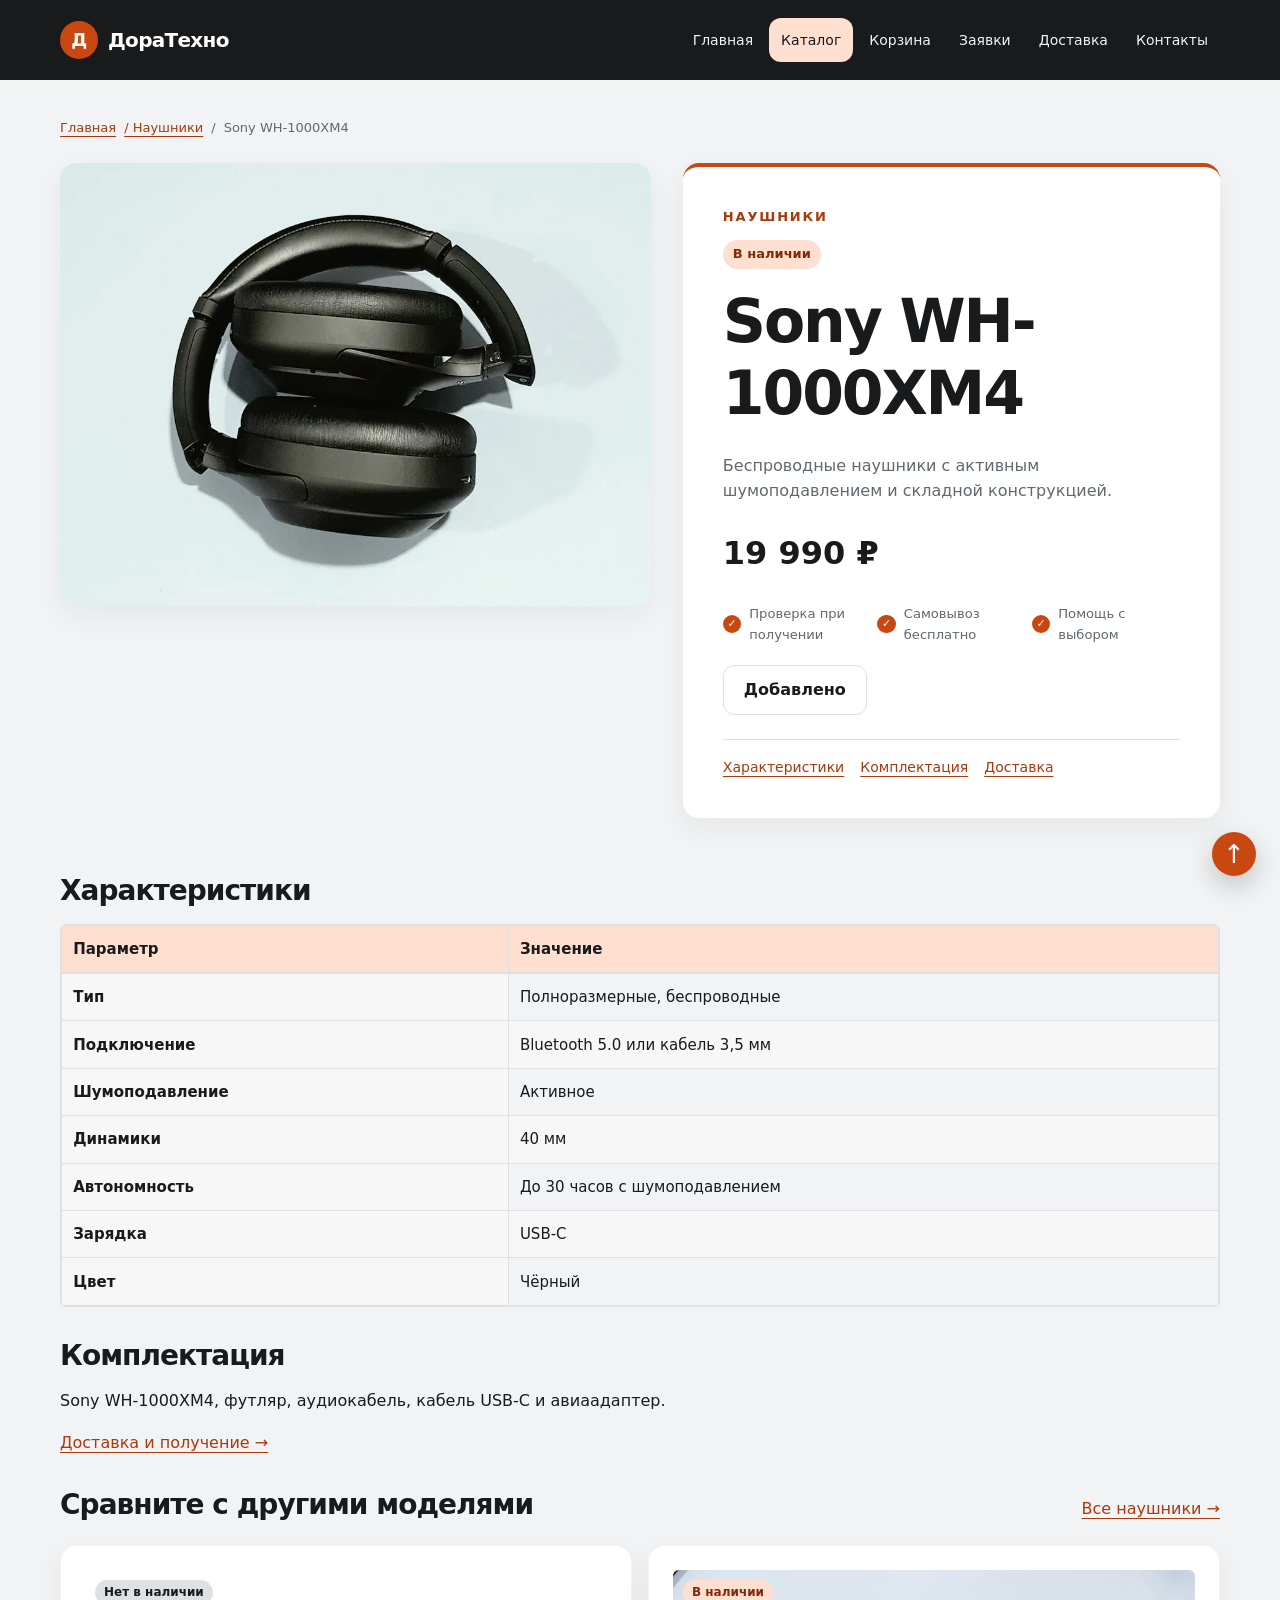
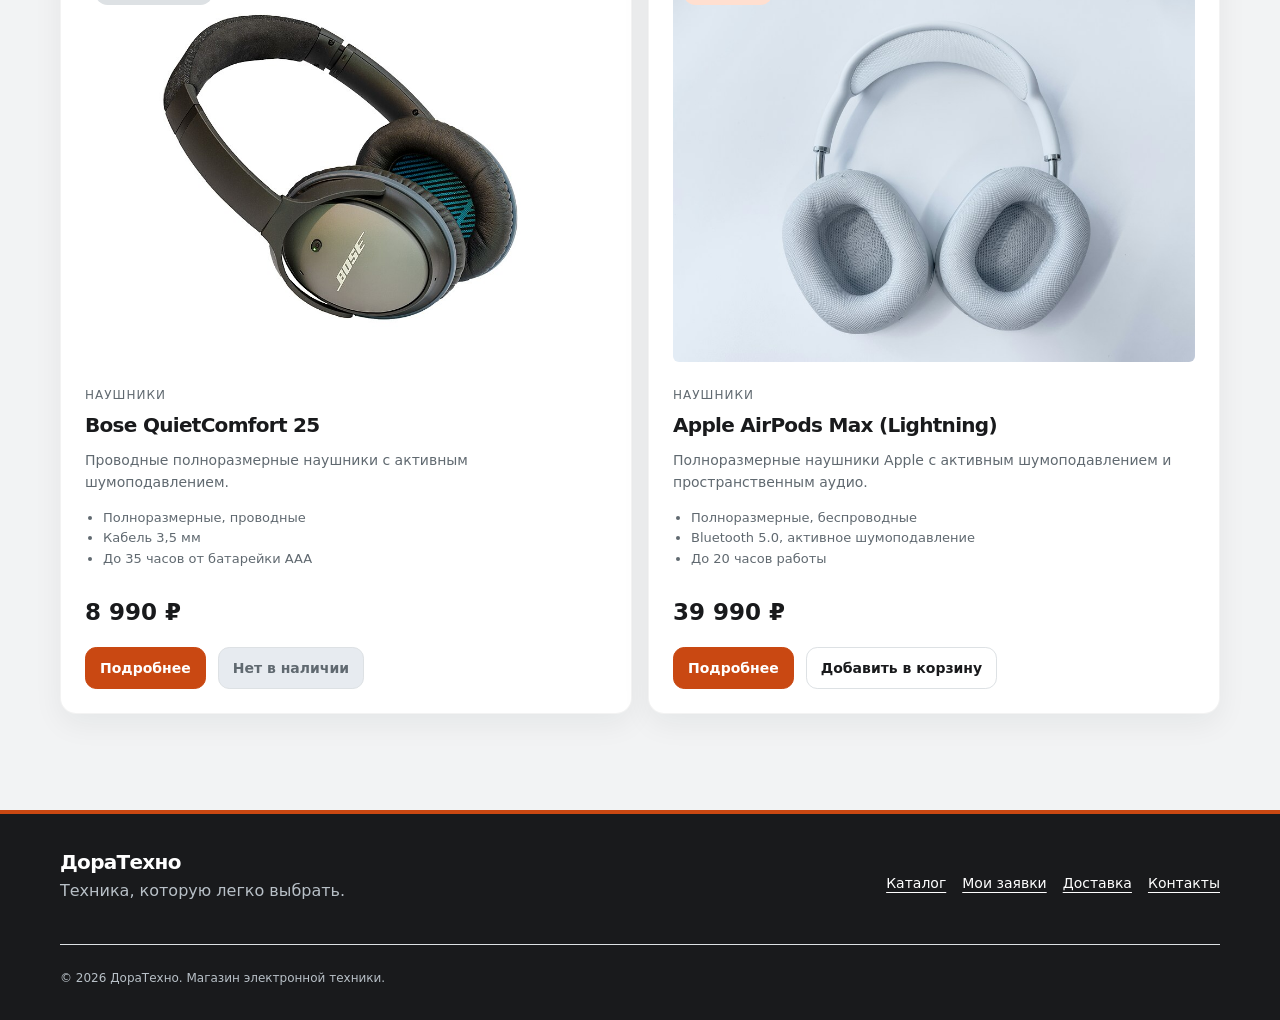
<file: product-sony-wh1000xm4.html>
<!DOCTYPE html>
<html lang="ru">
  <head>
    <meta charset="UTF-8">
    <meta name="viewport" content="width=device-width, initial-scale=1.0">
    <meta name="description" content="Беспроводные наушники с активным шумоподавлением и складной конструкцией. Характеристики, цена и оформление заявки.">
    <title>Sony WH-1000XM4 — ДораТехно</title>
    <link rel="icon" href="images/favicon.svg" type="image/svg+xml">
    <link rel="stylesheet" href="css/style.css">
    <link rel="stylesheet" href="css/responsive.css">
    <script src="js/data.js" defer></script>
    <script src="js/storage.js" defer></script>
    <script src="js/main.js" defer></script>
  </head>
  <body id="top">
    <a class="skip-link" href="#main">Перейти к содержимому</a>
    <header class="site-header">
      <div class="container">
        <div class="site-header__inner">
          <a class="site-header__logo" href="index.html">
            <span class="site-header__mark" aria-hidden="true">Д</span>ДораТехно</a>
          <nav class="site-nav" aria-label="Основная навигация">
            <ul class="site-nav__list">
              <li class="site-nav__item">
                <a class="site-nav__link" href="index.html">Главная</a>
              </li>
              <li class="site-nav__item">
                <a class="site-nav__link site-nav__link--active" href="catalog.html">Каталог</a>
              </li>
              <li class="site-nav__item">
                <a class="site-nav__link" href="cart.html">Корзина</a>
              </li>
              <li class="site-nav__item">
                <a class="site-nav__link" href="order.html">Заявки</a>
              </li>
              <li class="site-nav__item">
                <a class="site-nav__link" href="delivery.html">Доставка</a>
              </li>
              <li class="site-nav__item">
                <a class="site-nav__link" href="contacts.html">Контакты</a>
              </li>
            </ul>
          </nav>
        </div>
      </div>
    </header>
    <main class="container" id="main">
      <nav class="breadcrumbs" aria-label="Хлебные крошки">
        <a href="index.html">Главная</a>
        <a href="catalog.html#audio">/ Наушники</a>
        <span class="breadcrumbs__current" aria-current="page">Sony WH-1000XM4</span>
      </nav>
      <section class="product-detail">
        <div class="product-detail__visual">
          <img class="product-detail__image" src="images/sony-wh1000xm4.jpg" srcset="images/sony-wh1000xm4-480.webp 480w, images/sony-wh1000xm4-960.webp 960w" sizes="(max-width: 767px) calc(100vw - 32px), 50vw" alt="Sony WH-1000XM4" width="960" height="720">
        </div>
        <div>
          <p class="eyebrow">Наушники</p>
          <span class="product-detail__tag">В наличии</span>
          <h1>Sony WH-1000XM4</h1>
          <p class="muted">Беспроводные наушники с активным шумоподавлением и складной конструкцией.</p>
          <p class="product-detail__price">19 990 ₽</p>
          <ul class="product-highlights" aria-label="Условия покупки">
            <li>Проверка при получении</li><li>Самовывоз бесплатно</li><li>Помощь с выбором</li>
          </ul>
          <div class="actions">
            <a class="button button--secondary" href="cart.html">Добавить в корзину</a>
          </div>
          <nav class="product-detail__links" aria-label="Разделы товара">
            <a href="#specifications">Характеристики</a>
            <a href="#package">Комплектация</a>
            <a href="delivery.html">Доставка</a>
          </nav>
        </div>
      </section>
      <section class="section" id="specifications">
        <h2>Характеристики</h2>
        <div class="table-wrap">
          <table class="spec-table">
            <caption>Основные характеристики: Sony WH-1000XM4</caption>
            <thead><tr><th scope="col">Параметр</th><th scope="col">Значение</th></tr></thead>
            <tbody>
              <tr><th scope="row">Тип</th><td>Полноразмерные, беспроводные</td></tr>
              <tr><th scope="row">Подключение</th><td>Bluetooth 5.0 или кабель 3,5 мм</td></tr>
              <tr><th scope="row">Шумоподавление</th><td>Активное</td></tr>
              <tr><th scope="row">Динамики</th><td>40 мм</td></tr>
              <tr><th scope="row">Автономность</th><td>До 30 часов с шумоподавлением</td></tr>
              <tr><th scope="row">Зарядка</th><td>USB-C</td></tr>
              <tr><th scope="row">Цвет</th><td>Чёрный</td></tr>
            </tbody>
          </table>
        </div>
      </section>
      <section class="section" id="package">
        <h2>Комплектация</h2>
        <p>Sony WH-1000XM4, футляр, аудиокабель, кабель USB-C и авиаадаптер.</p>
        <a href="delivery.html">Доставка и получение →</a>
      </section>
      <section class="section">
        <div class="section__heading">
          <h2>Сравните с другими моделями</h2>
          <a href="catalog.html#audio">Все наушники →</a>
        </div>
        <div class="products-grid products-grid--two">
          <article class="product-card">
            <img class="product-card__image" src="images/bose-qc25-light.jpg" alt="Bose QuietComfort 25" width="960" height="720" loading="lazy">
            <span class="product-card__badge">В наличии</span>
            <p class="product-card__category">Наушники</p>
            <h3 class="product-card__title"><a href="product-bose-qc25.html">Bose QuietComfort 25</a></h3>
            <p class="product-card__description">Проводные полноразмерные наушники с активным шумоподавлением.</p>
            <ul class="product-card__specs">
              <li>Полноразмерные, проводные</li>
              <li>Кабель 3,5 мм</li>
              <li>До 35 часов от батарейки AAA</li>
            </ul>
            <p class="product-card__price">8 990 ₽</p>
            <div class="product-card__actions">
              <a class="button" href="product-bose-qc25.html">Подробнее</a>
              <a class="button button--secondary" href="cart.html">Добавить в корзину</a>
            </div>
          </article>
          <article class="product-card">
            <img class="product-card__image" src="images/airpods-max-white.jpg" alt="Apple AirPods Max (Lightning)" width="960" height="720" loading="lazy">
            <span class="product-card__badge">В наличии</span>
            <p class="product-card__category">Наушники</p>
            <h3 class="product-card__title"><a href="product-airpods-max.html">Apple AirPods Max (Lightning)</a></h3>
            <p class="product-card__description">Полноразмерные наушники Apple с активным шумоподавлением и пространственным аудио.</p>
            <ul class="product-card__specs">
              <li>Полноразмерные, беспроводные</li>
              <li>Bluetooth 5.0, активное шумоподавление</li>
              <li>До 20 часов работы</li>
            </ul>
            <p class="product-card__price">39 990 ₽</p>
            <div class="product-card__actions">
              <a class="button" href="product-airpods-max.html">Подробнее</a>
              <a class="button button--secondary" href="cart.html">Добавить в корзину</a>
            </div>
          </article>
        </div>
      </section>
    </main>
    <footer class="site-footer">
      <div class="container">
        <div class="site-footer__inner">
          <div>
            <a class="site-header__logo" href="index.html">ДораТехно</a>
            <p class="muted">Техника, которую легко выбрать.</p>
          </div>
          <nav class="site-footer__links" aria-label="Ссылки в подвале">
            <a href="catalog.html">Каталог</a>
            <a href="order.html">Мои заявки</a>
            <a href="delivery.html">Доставка</a>
            <a href="contacts.html">Контакты</a>
          </nav>
        </div>
        <p class="site-footer__note">© 2026 ДораТехно. Магазин электронной техники.</p>
      </div>
    </footer>
    <a class="back-to-top" href="#top" aria-label="Наверх">↑</a>
  </body>
</html>
</file>
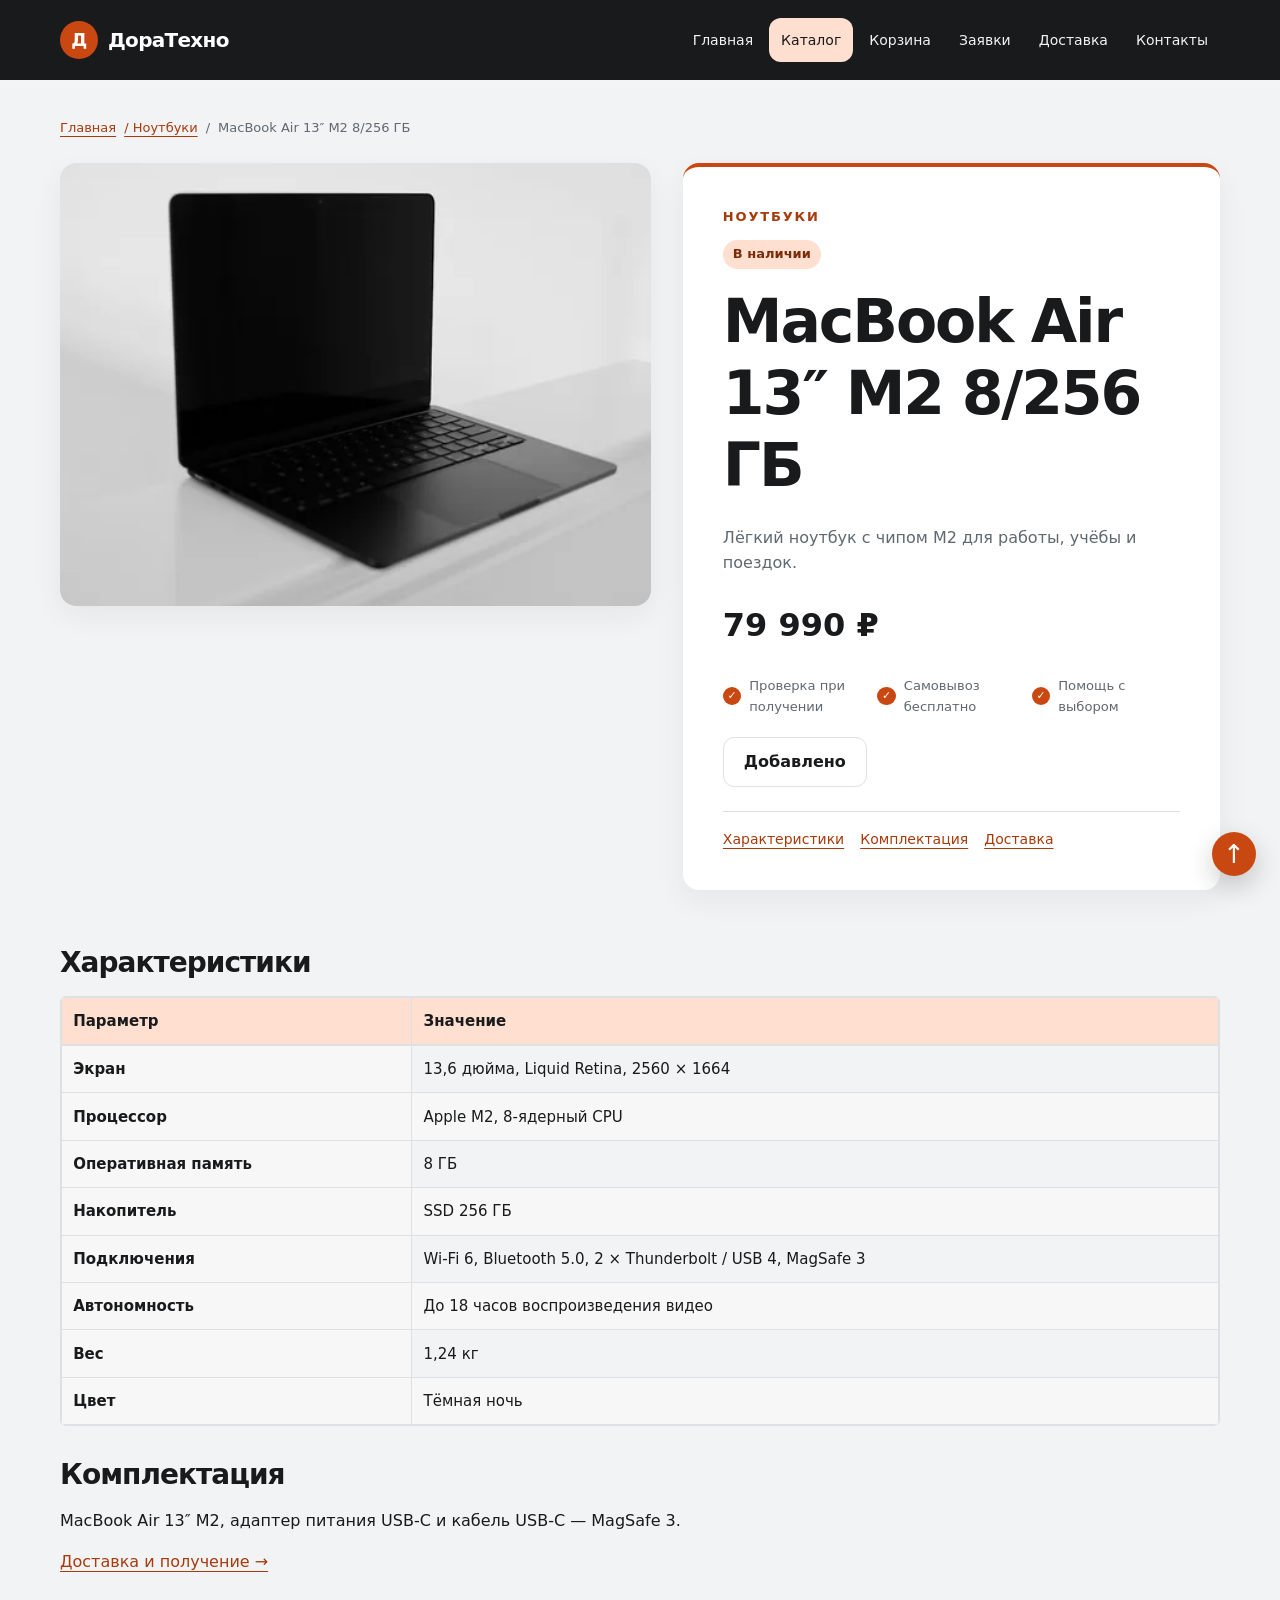
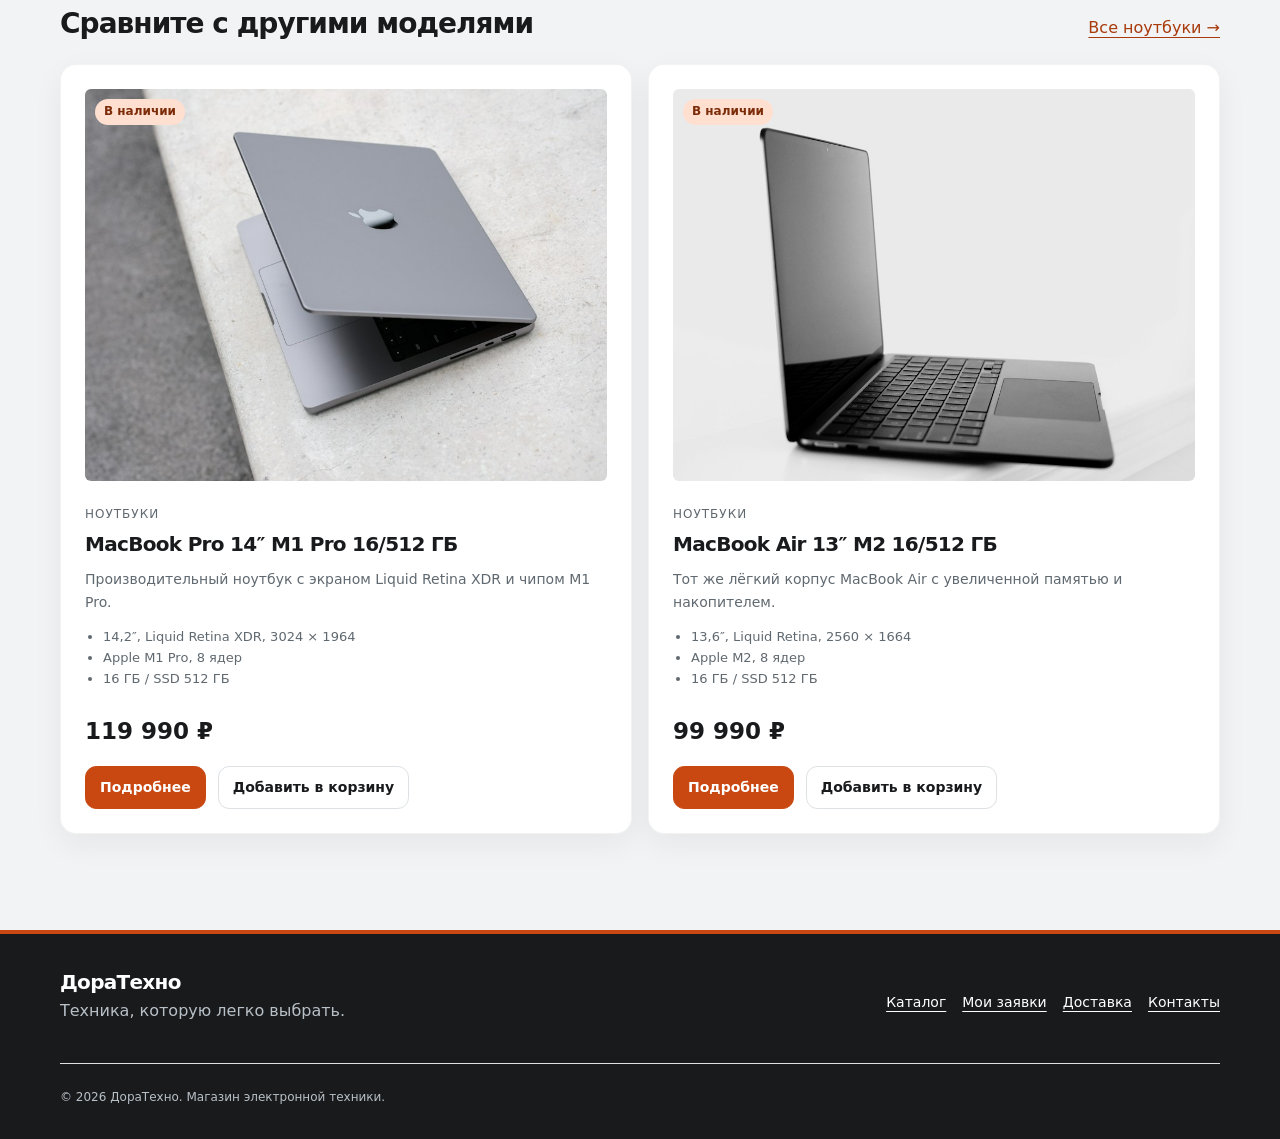
<file: product.html>
<!DOCTYPE html>
<html lang="ru">
  <head>
    <meta charset="UTF-8">
    <meta name="viewport" content="width=device-width, initial-scale=1.0">
    <meta name="description" content="Лёгкий ноутбук с чипом M2 для работы, учёбы и поездок. Характеристики, цена и оформление заявки.">
    <title>MacBook Air 13″ M2 8/256 ГБ — ДораТехно</title>
    <link rel="icon" href="images/favicon.svg" type="image/svg+xml">
    <link rel="stylesheet" href="css/style.css">
    <link rel="stylesheet" href="css/responsive.css">
    <script src="js/data.js" defer></script>
    <script src="js/storage.js" defer></script>
    <script src="js/main.js" defer></script>
  </head>
  <body id="top">
    <a class="skip-link" href="#main">Перейти к содержимому</a>
    <header class="site-header">
      <div class="container">
        <div class="site-header__inner">
          <a class="site-header__logo" href="index.html">
            <span class="site-header__mark" aria-hidden="true">Д</span>ДораТехно</a>
          <nav class="site-nav" aria-label="Основная навигация">
            <ul class="site-nav__list">
              <li class="site-nav__item">
                <a class="site-nav__link" href="index.html">Главная</a>
              </li>
              <li class="site-nav__item">
                <a class="site-nav__link site-nav__link--active" href="catalog.html">Каталог</a>
              </li>
              <li class="site-nav__item">
                <a class="site-nav__link" href="cart.html">Корзина</a>
              </li>
              <li class="site-nav__item">
                <a class="site-nav__link" href="order.html">Заявки</a>
              </li>
              <li class="site-nav__item">
                <a class="site-nav__link" href="delivery.html">Доставка</a>
              </li>
              <li class="site-nav__item">
                <a class="site-nav__link" href="contacts.html">Контакты</a>
              </li>
            </ul>
          </nav>
        </div>
      </div>
    </header>
    <main class="container" id="main">
      <nav class="breadcrumbs" aria-label="Хлебные крошки">
        <a href="index.html">Главная</a>
        <a href="catalog.html#notebooks">/ Ноутбуки</a>
        <span class="breadcrumbs__current" aria-current="page">MacBook Air 13″ M2 8/256 ГБ</span>
      </nav>
      <section class="product-detail">
        <div class="product-detail__visual">
          <picture>
            <source type="image/webp" srcset="images/macbook-air-m2-alt-480.webp 480w, images/macbook-air-m2-alt-960.webp 960w" sizes="(max-width: 767px) calc(100vw - 32px), 50vw">
            <img class="product-detail__image" src="images/macbook-air-m2-alt.jpg" alt="MacBook Air 13″ M2 8/256 ГБ" width="960" height="1440">
          </picture>
        </div>
        <div>
          <p class="eyebrow">Ноутбуки</p>
          <span class="product-detail__tag">В наличии</span>
          <h1>MacBook Air 13″ M2 8/256 ГБ</h1>
          <p class="muted">Лёгкий ноутбук с чипом M2 для работы, учёбы и поездок.</p>
          <p class="product-detail__price">79 990 ₽</p>
          <ul class="product-highlights" aria-label="Условия покупки">
            <li>Проверка при получении</li><li>Самовывоз бесплатно</li><li>Помощь с выбором</li>
          </ul>
          <div class="actions">
            <a class="button button--secondary" href="cart.html">Добавить в корзину</a>
          </div>
          <nav class="product-detail__links" aria-label="Разделы товара">
            <a href="#specifications">Характеристики</a>
            <a href="#package">Комплектация</a>
            <a href="delivery.html">Доставка</a>
          </nav>
        </div>
      </section>
      <section class="section" id="specifications">
        <h2>Характеристики</h2>
        <div class="table-wrap">
          <table class="spec-table">
            <caption>Основные характеристики: MacBook Air 13″ M2 8/256 ГБ</caption>
            <thead><tr><th scope="col">Параметр</th><th scope="col">Значение</th></tr></thead>
            <tbody>
              <tr><th scope="row">Экран</th><td>13,6 дюйма, Liquid Retina, 2560 × 1664</td></tr>
              <tr><th scope="row">Процессор</th><td>Apple M2, 8-ядерный CPU</td></tr>
              <tr><th scope="row">Оперативная память</th><td>8 ГБ</td></tr>
              <tr><th scope="row">Накопитель</th><td>SSD 256 ГБ</td></tr>
              <tr><th scope="row">Подключения</th><td>Wi-Fi 6, Bluetooth 5.0, 2 × Thunderbolt / USB 4, MagSafe 3</td></tr>
              <tr><th scope="row">Автономность</th><td>До 18 часов воспроизведения видео</td></tr>
              <tr><th scope="row">Вес</th><td>1,24 кг</td></tr>
              <tr><th scope="row">Цвет</th><td>Тёмная ночь</td></tr>
            </tbody>
          </table>
        </div>
      </section>
      <section class="section" id="package">
        <h2>Комплектация</h2>
        <p>MacBook Air 13″ M2, адаптер питания USB-C и кабель USB-C — MagSafe 3.</p>
        <a href="delivery.html">Доставка и получение →</a>
      </section>
      <section class="section">
        <div class="section__heading">
          <h2>Сравните с другими моделями</h2>
          <a href="catalog.html#notebooks">Все ноутбуки →</a>
        </div>
        <div class="products-grid products-grid--two">
          <article class="product-card">
            <img class="product-card__image" src="images/macbook-pro-m1-candidate.jpg" alt="MacBook Pro 14″ M1 Pro 16/512 ГБ" width="960" height="640" loading="lazy">
            <span class="product-card__badge">В наличии</span>
            <p class="product-card__category">Ноутбуки</p>
            <h3 class="product-card__title"><a href="product-macbook-pro-14.html">MacBook Pro 14″ M1 Pro 16/512 ГБ</a></h3>
            <p class="product-card__description">Производительный ноутбук с экраном Liquid Retina XDR и чипом M1 Pro.</p>
            <ul class="product-card__specs">
              <li>14,2″, Liquid Retina XDR, 3024 × 1964</li>
              <li>Apple M1 Pro, 8 ядер</li>
              <li>16 ГБ / SSD 512 ГБ</li>
            </ul>
            <p class="product-card__price">119 990 ₽</p>
            <div class="product-card__actions">
              <a class="button" href="product-macbook-pro-14.html">Подробнее</a>
              <a class="button button--secondary" href="cart.html">Добавить в корзину</a>
            </div>
          </article>
          <article class="product-card">
            <img class="product-card__image" src="images/macbook-air-m2-light.jpg" alt="MacBook Air 13″ M2 16/512 ГБ" width="960" height="1440" loading="lazy">
            <span class="product-card__badge">В наличии</span>
            <p class="product-card__category">Ноутбуки</p>
            <h3 class="product-card__title"><a href="product-macbook-air-16gb.html">MacBook Air 13″ M2 16/512 ГБ</a></h3>
            <p class="product-card__description">Тот же лёгкий корпус MacBook Air с увеличенной памятью и накопителем.</p>
            <ul class="product-card__specs">
              <li>13,6″, Liquid Retina, 2560 × 1664</li>
              <li>Apple M2, 8 ядер</li>
              <li>16 ГБ / SSD 512 ГБ</li>
            </ul>
            <p class="product-card__price">99 990 ₽</p>
            <div class="product-card__actions">
              <a class="button" href="product-macbook-air-16gb.html">Подробнее</a>
              <a class="button button--secondary" href="cart.html">Добавить в корзину</a>
            </div>
          </article>
        </div>
      </section>
    </main>
    <footer class="site-footer">
      <div class="container">
        <div class="site-footer__inner">
          <div>
            <a class="site-header__logo" href="index.html">ДораТехно</a>
            <p class="muted">Техника, которую легко выбрать.</p>
          </div>
          <nav class="site-footer__links" aria-label="Ссылки в подвале">
            <a href="catalog.html">Каталог</a>
            <a href="order.html">Мои заявки</a>
            <a href="delivery.html">Доставка</a>
            <a href="contacts.html">Контакты</a>
          </nav>
        </div>
        <p class="site-footer__note">© 2026 ДораТехно. Магазин электронной техники.</p>
      </div>
    </footer>
    <a class="back-to-top" href="#top" aria-label="Наверх">↑</a>
  </body>
</html>
</file>
<file: css/style.css>
:root {
  --color-bg: #ffffff;
  --color-text: #222222;
  --color-muted: #596579;
  --color-primary: #0057b8;
  --color-primary-dark: #003f86;
  --color-border: #dce3eb;
  --color-surface: #f7f8fa;
  --color-surface-accent: #eef5ff;
  --color-danger: #b00020;
  --color-success: #216b3d;
  --color-success-bg: #eefaf0;
  --space-xs: 4px;
  --space-sm: 8px;
  --space-md: 16px;
  --space-lg: 24px;
  --space-xl: 32px;
  --space-xxl: 56px;
  --radius-sm: 6px;
  --radius-md: 12px;
  --container-width: 1160px;
}

* {
  box-sizing: border-box;
}

html {
  scroll-behavior: smooth;
}

body {
  margin: 0;
  min-height: 100vh;
  display: flex;
  flex-direction: column;
  font-family: Arial, sans-serif;
  line-height: 1.6;
  color: var(--color-text);
  background: var(--color-bg);
}

main {
  flex: 1;
}

img {
  display: block;
  max-width: 100%;
  height: auto;
}

h1, h2, h3, p {
  margin-top: 0;
}

h1, h2, h3 {
  line-height: 1.2;
}

h1 {
  font-size: 40px;
  letter-spacing: -1px;
  margin-bottom: var(--space-lg);
}

h2 {
  font-size: 28px;
  margin-bottom: var(--space-md);
}

h3 {
  font-size: 20px;
}

a {
  color: var(--color-primary);
  text-underline-offset: 4px;
}

a:hover {
  color: var(--color-primary-dark);
}

button, input, select, textarea {
  font: inherit;
}

button {
  cursor: pointer;
}

:focus-visible {
  outline: 3px solid var(--color-primary);
  outline-offset: 4px;
}

[hidden] {
  display: none !important;
}

[id] {
  scroll-margin-top: 12rem;
}

.container {
  width: min(calc(100% - 40px), var(--container-width));
  margin: 0 auto;
}

.skip-link {
  position: absolute;
  top: 8px;
  left: 16px;
  z-index: 30;
  padding: 12px;
  color: white;
  background: var(--color-primary);
  transform: translateY(-160%);
}

.skip-link:focus {
  transform: translateY(0);
}

.back-to-top {
  position: fixed;
  right: 20px;
  bottom: 20px;
  z-index: 20;
  display: inline-flex;
  justify-content: center;
  align-items: center;
  width: 48px;
  height: 48px;
  border-radius: 50%;
  color: white;
  background: var(--color-primary);
  box-shadow: 0 4px 16px rgb(0 0 0 / 18%);
  font-size: 26px;
  line-height: 1;
  text-decoration: none;
}

.back-to-top:hover {
  color: white;
  background: var(--color-primary-dark);
}

.site-header {
  border-bottom: 1px solid var(--color-border);
  background: var(--color-bg);
}


.site-header__inner {
  display: flex;
  justify-content: space-between;
  align-items: center;
  gap: var(--space-lg);
  padding: 22px 0;
}

.site-header__logo {
  display: inline-flex;
  align-items: center;
  gap: 10px;
  color: var(--color-text);
  text-decoration: none;
  font-weight: 700;
  font-size: 23px;
  white-space: nowrap;
}

.site-header__mark {
  display: grid;
  place-items: center;
  width: 38px;
  height: 38px;
  border-radius: 10px;
  color: white;
  background: var(--color-primary);
  font-size: 18px;
}

.site-nav__list {
  display: flex;
  align-items: center;
  flex-wrap: wrap;
  gap: var(--space-xs);
  margin: 0;
  padding: 0;
  list-style: none;
}

.site-nav__link {
  display: block;
  padding: 8px 11px;
  border-radius: var(--radius-sm);
  color: var(--color-text);
  text-decoration: none;
  font-size: 14px;
}

.site-nav__link:hover, .site-nav__link--active {
  color: var(--color-primary);
  background: var(--color-surface-accent);
}

.section {
  margin-bottom: var(--space-xxl);
}

.section__heading {
  display: flex;
  align-items: end;
  justify-content: space-between;
  flex-wrap: wrap;
  gap: var(--space-md);
  margin-bottom: var(--space-lg);
}

.section__heading h2, .section__heading p {
  margin-bottom: 0;
}

.section__intro, .muted {
  color: var(--color-muted);
}

.eyebrow {
  margin-bottom: 12px;
  color: var(--color-primary);
  font-size: 13px;
  font-weight: 700;
  letter-spacing: 1.5px;
  text-transform: uppercase;
}

.hero {
  display: grid;
  grid-template-columns: 1fr 1fr;
  align-items: center;
  gap: var(--space-xl);
  padding: 44px;
  margin: var(--space-xl) 0 var(--space-lg);
  background: var(--color-surface-accent);
  border-radius: var(--radius-md);
}

.hero__title {
  font-size: 48px;
  max-width: 540px;
}

.hero__text {
  max-width: 480px;
  color: var(--color-muted);
}

.hero__image {
  width: 100%;
  height: 360px;
  object-fit: cover;
  border-radius: var(--radius-sm);
}

.hero__caption {
  text-align: center;
  font-size: 13px;
  color: var(--color-muted);
}

.button {
  display: inline-flex;
  justify-content: center;
  align-items: center;
  gap: var(--space-sm);
  padding: 11px 20px;
  border: 1px solid transparent;
  border-radius: var(--radius-sm);
  color: white;
  background: var(--color-primary);
  font-weight: 700;
  text-decoration: none;
  cursor: pointer;
}

.button:hover {
  color: white;
  background: var(--color-primary-dark);
}

.button--secondary {
  border-color: var(--color-border);
  color: var(--color-primary);
  background: white;
}

.button--secondary:hover {
  color: var(--color-primary-dark);
  background: var(--color-surface-accent);
  border-color: var(--color-primary);
}

.button:disabled {
  color: var(--color-muted);
  background: #e7ebf0;
  cursor: not-allowed;
}

.actions {
  display: flex;
  align-items: center;
  flex-wrap: wrap;
  gap: 12px;
}

.category-list {
  display: grid;
  grid-template-columns: repeat(3, 1fr);
  gap: var(--space-md);
  margin-bottom: var(--space-xxl);
}

.category-list__link {
  display: flex;
  justify-content: space-between;
  align-items: center;
  gap: 12px;
  padding: 20px 24px;
  border: 1px solid var(--color-border);
  border-radius: var(--radius-md);
  color: var(--color-text);
  text-decoration: none;
  font-weight: 700;
}

.category-list__link:hover {
  border-color: var(--color-primary);
  background: var(--color-surface-accent);
}

.category-list__link span {
  color: var(--color-primary);
}

.products-grid {
  display: grid;
  grid-template-columns: repeat(3, 1fr);
  gap: var(--space-lg);
}

.product-card {
  position: relative;
  display: flex;
  flex-direction: column;
  padding: var(--space-lg);
  border: 1px solid var(--color-border);
  border-radius: var(--radius-md);
  background: white;
}

.product-card:hover {
  border-color: var(--color-primary);
}

.product-card__image {
  display: block;
  width: 100%;
  aspect-ratio: 4 / 3;
  object-fit: cover;
  margin-bottom: var(--space-lg);
  border-radius: var(--radius-sm);
  background: white;
}

.product-card__image--contain {
  object-fit: contain;
}

.product-card__badge {
  position: absolute;
  top: 34px;
  left: 34px;
  padding: 3px 9px;
  border-radius: var(--radius-sm);
  color: var(--color-primary);
  background: #e0edff;
  font-size: 12px;
  font-weight: 700;
}

.product-card--discount .product-card__badge {
  color: #8a3718;
  background: #ffeadb;
}

.product-card__category {
  margin-bottom: var(--space-sm);
  color: var(--color-muted);
  font-size: 12px;
  text-transform: uppercase;
  letter-spacing: 1px;
}

.product-card__title {
  margin-bottom: 12px;
}

.product-card__title a {
  color: var(--color-text);
  text-decoration: none;
}

.product-card__description {
  color: var(--color-muted);
  font-size: 14px;
}

.product-card__specs {
  padding-left: 18px;
  margin: 0 0 var(--space-lg);
  color: var(--color-muted);
  font-size: 13px;
}

.product-card__price {
  margin-top: auto;
  margin-bottom: var(--space-md);
  font-size: 23px;
  font-weight: 700;
}

.product-card__old-price {
  margin-left: 6px;
  color: var(--color-muted);
  font-size: 13px;
  font-weight: 400;
}

.product-card__actions {
  display: flex;
  flex-wrap: wrap;
  align-items: center;
  gap: 12px;
  font-size: 14px;
}

.product-card__actions .button {
  padding: 9px 14px;
}

.benefits {
  display: grid;
  grid-template-columns: repeat(3, 1fr);
  gap: var(--space-lg);
}

.benefit {
  padding: var(--space-lg);
  border-top: 3px solid var(--color-primary);
  background: var(--color-surface);
  border-radius: 0 0 var(--radius-md) var(--radius-md);
}

.benefit__number {
  display: block;
  margin-bottom: var(--space-md);
  color: var(--color-primary);
  font-size: 14px;
  font-weight: 700;
}

.benefit p {
  margin-bottom: 0;
  color: var(--color-muted);
}

.help-banner {
  display: flex;
  justify-content: space-between;
  align-items: center;
  gap: var(--space-lg);
  padding: var(--space-xl);
  border-left: 4px solid var(--color-primary);
  border-radius: var(--radius-sm);
  background: var(--color-surface-accent);
}

.help-banner p {
  margin-bottom: 0;
  color: var(--color-muted);
}

.faq {
  max-width: 860px;
}

.faq__item {
  padding: 20px 0;
  border-bottom: 1px solid var(--color-border);
}

.faq__question {
  cursor: pointer;
  font-weight: 700;
}

.faq__answer {
  margin: var(--space-md) 0 0;
  color: var(--color-muted);
}

.breadcrumbs {
  display: flex;
  flex-wrap: wrap;
  gap: var(--space-sm);
  margin: var(--space-lg) 0;
  font-size: 13px;
  color: var(--color-muted);
}

.breadcrumbs__current::before {
  content: '/';
  margin-right: var(--space-sm);
}

.page-heading {
  margin: var(--space-xl) 0;
}

.page-heading p {
  max-width: 700px;
  color: var(--color-muted);
}

.catalog-layout {
  display: grid;
  grid-template-columns: 230px minmax(0, 1fr);
  grid-template-areas: 'filters products';
  gap: var(--space-lg);
  align-items: start;
}

.catalog-filters {
  grid-area: filters;
  padding: var(--space-lg);
  background: var(--color-surface);
  border: 1px solid var(--color-border);
  border-radius: var(--radius-md);
}

.catalog-filters__title {
  margin-bottom: var(--space-md);
  font-size: 20px;
}


.catalog-products {
  grid-area: products;
  min-width: 0;
}


.filters-form {
  display: grid;
  gap: var(--space-md);
}


.filters-form__group {
  min-width: 0;
  margin: 0;
  padding: 0;
  border: 0;
}

.filters-form__legend {
  margin-bottom: var(--space-sm);
  font-size: 14px;
  font-weight: 700;
}

.filters-form__range {
  display: grid;
  grid-template-columns: repeat(2, minmax(0, 1fr));
  gap: var(--space-sm);
}

.filters-form__label {
  display: block;
  margin-bottom: var(--space-xs);
  font-size: 13px;
}

.filters-form__input {
  width: 100%;
  padding: 8px;
  border: 1px solid var(--color-border);
  border-radius: var(--radius-sm);
}

.filters-form__options {
  display: grid;
  gap: var(--space-sm);
}

.filters-form__option {
  display: flex;
  align-items: flex-start;
  gap: var(--space-sm);
  font-size: 14px;
  line-height: 1.4;
}

.filters-form__option input {
  margin: 3px 0 0;
}

.filters-form__option label {
  cursor: pointer;
}

.filters-form .button {
  width: 100%;
}

.catalog-layout .products-grid {
  gap: var(--space-md);
}

.catalog-layout .product-card {
  padding: var(--space-md);
}

.catalog-layout .product-card__badge {
  top: 26px;
  left: 26px;
}

.catalog-layout .product-card__price {
  font-size: 21px;
}

.table-wrap {
  overflow-x: auto;
}

.spec-table {
  width: 100%;
  border-collapse: collapse;
  font-size: 15px;
}

.spec-table caption {
  padding: 0 0 var(--space-md);
  text-align: left;
  color: var(--color-muted);
}

.spec-table th, .spec-table td {
  padding: 14px 18px;
  border: 1px solid var(--color-border);
  text-align: left;
}

.spec-table thead {
  background: var(--color-surface-accent);
}

.spec-table tbody tr:nth-child(even) {
  background: var(--color-surface);
}

.product-detail {
  display: grid;
  grid-template-columns: 1.1fr 1fr;
  gap: 48px;
  align-items: center;
  margin-bottom: var(--space-xxl);
}

.product-detail__visual {
  border-radius: var(--radius-md);
  overflow: hidden;
}

.product-detail__image {
  display: block;
  width: 100%;
  height: 400px;
  object-fit: cover;
  background: white;
}

.product-detail__image--contain {
  object-fit: contain;
}

.product-detail__tag {
  display: inline-block;
  padding: 4px 10px;
  margin-bottom: var(--space-md);
  background: var(--color-success-bg);
  color: var(--color-success);
  border-radius: var(--radius-sm);
  font-size: 13px;
}

.product-detail__price {
  font-size: 32px;
  font-weight: 700;
  margin: var(--space-lg) 0;
}

.product-detail__links {
  display: flex;
  flex-wrap: wrap;
  gap: var(--space-md);
  margin-top: var(--space-lg);
  font-size: 14px;
}

.order-layout {
  display: grid;
  grid-template-columns: minmax(0, 2fr) minmax(220px, 1fr);
  gap: var(--space-xl);
  align-items: start;
}

.order-form {
  padding: var(--space-xl);
  border: 1px solid var(--color-border);
  border-radius: var(--radius-md);
}

.order-form__grid {
  display: grid;
  grid-template-columns: 1fr 1fr;
  gap: var(--space-md);
}

.order-form__field {
  margin-bottom: var(--space-md);
}

.order-form__label {
  display: block;
  margin-bottom: var(--space-xs);
  font-weight: 700;
  font-size: 14px;
}

.order-form__input {
  width: 100%;
  min-width: 0;
  padding: 10px 12px;
  border: 1px solid var(--color-border);
  border-radius: var(--radius-sm);
  background: white;
  color: var(--color-text);
}

.order-form__input:hover {
  border-color: var(--color-primary);
}

.order-form__input[aria-invalid='true'] {
  border-color: var(--color-danger);
}

.order-form__hint {
  display: block;
  margin-top: var(--space-xs);
  color: var(--color-muted);
  font-size: 13px;
}

.order-form__check {
  display: flex;
  align-items: start;
  gap: 10px;
  margin: var(--space-md) 0;
  font-size: 14px;
}

.order-form__check input {
  margin-top: 6px;
}

.order-form__check [aria-invalid='true'] {
  outline: 2px solid var(--color-danger);
}

.order-form__actions {
  display: flex;
  flex-wrap: wrap;
  gap: 12px;
}

.order-form__note {
  font-size: 13px;
  color: var(--color-muted);
}

.order-form textarea {
  resize: vertical;
}

.order-info {
  padding: var(--space-lg);
  border-radius: var(--radius-md);
  background: var(--color-surface-accent);
}

.order-info__steps {
  padding-left: 20px;
}

.order-info__steps li {
  margin-bottom: var(--space-md);
}

.request-dialog {
  width: min(calc(100% - 32px), 650px);
  max-height: 90vh;
  padding: var(--space-lg);
  border: 0;
  border-radius: var(--radius-md);
}

.request-dialog::backdrop {
  background: rgb(15 30 50 / 65%);
}

.request-dialog__header {
  display: flex;
  justify-content: space-between;
  align-items: start;
  gap: 12px;
}

.request-dialog__close {
  padding: 4px 10px;
  border: 1px solid var(--color-border);
  border-radius: var(--radius-sm);
  background: white;
  color: var(--color-text);
  font-size: 22px;
}

.request-dialog .order-form {
  padding: 0;
  border: 0;
}

.success-message {
  margin: var(--space-lg) 0;
  padding: var(--space-lg);
  border-left: 4px solid var(--color-success);
  border-radius: var(--radius-sm);
  background: var(--color-success-bg);
}

.contact-grid {
  display: grid;
  grid-template-columns: repeat(3, 1fr);
  gap: var(--space-lg);
}

.contact-card {
  padding: var(--space-lg);
  border: 1px solid var(--color-border);
  border-radius: var(--radius-md);
}

.contact-card__label {
  font-size: 13px;
  color: var(--color-primary);
  font-weight: 700;
}

.contact-card address {
  font-style: normal;
}

.contact-card p:last-child {
  margin-bottom: 0;
}

.site-footer {
  margin-top: 64px;
  padding: var(--space-xl) 0;
  border-top: 1px solid var(--color-border);
  background: var(--color-surface);
}

.site-footer__inner {
  display: flex;
  justify-content: space-between;
  align-items: center;
  gap: var(--space-xl);
  flex-wrap: wrap;
}

.site-footer__links {
  display: flex;
  flex-wrap: wrap;
  gap: var(--space-md);
  font-size: 14px;
}

.site-footer__note {
  margin: var(--space-lg) 0 0;
  padding-top: var(--space-lg);
  border-top: 1px solid var(--color-border);
  color: #b8c0c7;
  font-size: 12px;
}

.site-footer .muted {
  color: #b8c0c7;
}


.catalog-category {
  display: block;
}

.catalog-category:target {
  animation: category-highlight 0.8s ease-out;
}

@keyframes category-highlight {
  from {
    outline: 4px solid rgb(201 72 18 / 30%);
    outline-offset: 8px;
  }

  to {
    outline-color: transparent;
    outline-offset: 16px;
  }
}

.category-comparison {
  margin-top: var(--space-xl);
}

.category-list__link span {
  font-size: 13px;
  font-weight: 400;
}

.products-grid--two {
  grid-template-columns: repeat(2, minmax(0, 1fr));
}

.page-links {
  display: flex;
  flex-wrap: wrap;
  gap: var(--space-lg);
  margin-bottom: var(--space-xl);
}

.cart-list {
  display: grid;
  gap: var(--space-md);
}

.cart-item {
  display: grid;
  grid-template-columns: 120px minmax(0, 1fr) auto;
  align-items: center;
  gap: var(--space-md);
  padding: var(--space-lg);
  border: 1px solid var(--color-border);
  border-radius: var(--radius-md);
}

.cart-item__image {
  background: white;
  border-radius: var(--radius-sm);
}

.cart-item__image img {
  width: 120px;
  height: 90px;
  object-fit: cover;
  border-radius: var(--radius-sm);
}

.cart-item__title {
  font-size: 19px;
}

.cart-item__quantity-label {
  display: block;
  margin-bottom: var(--space-xs);
  font-size: 13px;
}

.cart-item__quantity {
  width: 60px;
  padding: 6px 8px;
  border: 1px solid var(--color-border);
  border-radius: var(--radius-sm);
  background: var(--color-surface);
  color: var(--color-text);
}

.cart-item__price {
  margin: 0;
  font-weight: 700;
  white-space: nowrap;
}

.order-totals {
  margin: var(--space-lg) 0;
}

.order-totals div {
  display: flex;
  justify-content: space-between;
  gap: var(--space-md);
  margin-bottom: var(--space-md);
}

.order-totals dd {
  margin: 0;
  white-space: nowrap;
}

.order-totals__total {
  padding-top: var(--space-md);
  border-top: 1px solid var(--color-border);
  font-size: 20px;
  font-weight: 700;
}

.order-info__link {
  margin-top: var(--space-md);
  margin-bottom: 0;
}

.order-history {
  display: grid;
  grid-template-columns: repeat(3, minmax(0, 1fr));
  gap: var(--space-lg);
}

.order-history__item {
  padding: var(--space-lg);
  border: 1px solid var(--color-border);
  border-radius: var(--radius-md);
}

.order-history__heading {
  display: flex;
  align-items: start;
  flex-wrap: wrap;
  gap: var(--space-sm);
  margin-bottom: var(--space-md);
}

.order-history__heading h3 {
  margin: 0;
  font-size: 18px;
}

.order-history__price {
  margin-top: var(--space-md);
  font-weight: 700;
}

.order-status {
  padding: 2px 8px;
  border-radius: var(--radius-sm);
  font-size: 12px;
}

.order-status--success {
  background: var(--color-success-bg);
  color: var(--color-success);
}

.order-status--muted {
  background: var(--color-surface);
  color: var(--color-muted);
}

.contact-card {
  overflow-wrap: anywhere;
}

@media (max-width: 960px) {
  .order-history {
    grid-template-columns: 1fr;
  }

  .cart-item {
    grid-template-columns: 90px minmax(0, 1fr);
  }

  .cart-item__price {
    grid-column: 2;
  }

  .products-grid, .benefits, .contact-grid {
    grid-template-columns: repeat(2, minmax(0, 1fr));
  }

  .category-list__link {
    padding: 16px;
  }

  .site-header__inner {
    align-items: start;
    flex-direction: column;
    gap: var(--space-md);
  }

  .hero {
    padding: var(--space-xl);
  }

  .hero__title {
    font-size: 38px;
  }

  .catalog-layout {
    grid-template-columns: 200px minmax(0, 1fr);
  }

  .catalog-layout .products-grid {
    grid-template-columns: 1fr;
  }

  .catalog-layout .product-card__image {
    max-height: 220px;
  }

  .product-detail {
    gap: var(--space-lg);
  }

}

@media (max-width: 640px) {
  .back-to-top {
    right: 12px;
    bottom: 12px;
    width: 44px;
    height: 44px;
    font-size: 24px;
  }

  .site-footer {
    padding-bottom: 88px;
  }

  .cart-item {
    padding: var(--space-md);
    grid-template-columns: 70px minmax(0, 1fr);
  }

  h1, .hero__title {
    font-size: 32px;
  }

  h2 {
    font-size: 25px;
  }


  .hero, .products-grid, .benefits, .category-list, .product-detail, .order-layout, .contact-grid, .order-form__grid {
    grid-template-columns: 1fr;
  }

  .hero {
    padding: var(--space-lg);
  }

  .hero__image {
    max-height: 260px;
  }

  .category-list {
    gap: var(--space-sm);
  }

  .catalog-layout {
    grid-template-columns: 1fr;
    grid-template-areas: 'filters' 'products';
  }

  .catalog-filters {
    padding: var(--space-md);
  }

  .help-banner {
    flex-direction: column;
    align-items: start;
    padding: var(--space-lg);
  }

  .order-form {
    padding: var(--space-lg);
  }

  .site-nav__link {
    padding: 7px 9px;
  }

}

@media (prefers-reduced-motion: reduce) {
  html {
    scroll-behavior: auto;
  }

}
</file>
<file: css/responsive.css>
*,
*::before,
*::after {
  box-sizing: border-box;
}

html {
  scroll-behavior: smooth;
  overflow-x: clip;
}

body {
  min-width: 320px;
  overflow-x: clip;
}

img,
video {
  display: block;
  max-width: 100%;
  height: auto;
}

.container {
  width: min(100% - 2rem, var(--container-width));
}

h1 {
  font-size: clamp(1.9rem, 7vw, 2.5rem);
  letter-spacing: -0.04em;
  overflow-wrap: anywhere;
}

h2 {
  font-size: clamp(1.45rem, 5vw, 1.75rem);
}

.site-header__inner {
  align-items: flex-start;
  flex-direction: column;
  gap: var(--space-sm);
  padding-block: var(--space-md);
}

.site-header__logo {
  font-size: 1.25rem;
}

.site-nav {
  width: 100%;
  max-width: 100%;
  overflow: visible;
}

.site-nav__list {
  width: 100%;
  min-width: 0;
  flex-wrap: wrap;
  gap: 2px 4px;
  padding: 2px 0;
}

.site-nav__link {
  min-height: 44px;
  display: grid;
  place-items: center;
  padding-inline: 0.75rem;
  white-space: nowrap;
}

.hero {
  grid-template-columns: minmax(0, 1fr);
  gap: var(--space-md);
  padding: clamp(1rem, 5vw, 2rem);
  margin-block: var(--space-md) var(--space-lg);
}

.hero__title {
  max-width: 100%;
  font-size: clamp(2rem, 9vw, 3rem);
}

.hero__title br {
  display: none;
}

.hero__title-second {
  display: inline;
}

.hero__image {
  height: auto;
  max-height: 22rem;
  aspect-ratio: 4 / 3;
  object-fit: contain;
}

.category-list,
.products-grid,
.benefits,
.contact-grid,
.order-history {
  grid-template-columns: minmax(0, 1fr);
  gap: var(--space-md);
}

.products-grid--two {
  grid-template-columns: minmax(0, 1fr);
}

.catalog-layout {
  grid-template-columns: minmax(0, 1fr);
  grid-template-areas:
    'filters'
    'products';
  gap: var(--space-md);
}

.catalog-filters {
  padding: var(--space-md);
}

.filters-form__input,
.order-form__input,
.cart-item__quantity {
  min-height: 44px;
  font-size: 1rem;
}

.filters-form__option input,
.order-form__check input {
  inline-size: 1.25rem;
  block-size: 1.25rem;
  flex: 0 0 auto;
}

.product-detail {
  grid-template-columns: minmax(0, 1fr);
  gap: var(--space-lg);
  align-items: start;
}

.product-detail__image {
  height: auto;
  max-height: 26rem;
  aspect-ratio: 4 / 3;
  object-fit: contain;
}

.product-detail__price {
  font-size: clamp(1.6rem, 7vw, 2rem);
}

.table-wrap {
  max-width: 100%;
  overflow-x: auto;
  overscroll-behavior-inline: contain;
  -webkit-overflow-scrolling: touch;
  border: 1px solid var(--color-border);
  border-radius: var(--radius-sm);
}

.spec-table {
  min-width: 36rem;
}

.spec-table th:first-child,
.spec-table td:first-child {
  position: sticky;
  left: 0;
  z-index: 1;
  background: var(--color-surface);
}

.spec-table thead th:first-child {
  background: var(--color-surface-accent);
}

.spec-table th,
.spec-table td {
  padding: 0.7rem;
}

.table-scroll-hint {
  margin: 0.5rem 0;
  color: var(--color-muted);
  font-size: 0.875rem;
}

.order-layout {
  grid-template-columns: minmax(0, 1fr);
  gap: var(--space-md);
}

.order-form {
  min-width: 0;
  padding: clamp(1rem, 4vw, 2rem);
}

.order-form__grid {
  grid-template-columns: minmax(0, 1fr);
  gap: 0;
}

.order-form__field,
.order-form__check,
.order-form__actions {
  min-width: 0;
}

.order-form__input {
  max-width: 100%;
}

.order-form__actions .button,
.actions .button {
  min-height: 44px;
}

.help-banner {
  align-items: stretch;
  flex-direction: column;
  padding: var(--space-lg);
}

.help-banner .button {
  align-self: flex-start;
  min-height: 44px;
}

.cart-item {
  grid-template-columns: 4.5rem minmax(0, 1fr);
  gap: var(--space-sm);
  padding: var(--space-md);
}

.cart-item__image img {
  width: 4.5rem;
  height: 4.5rem;
  object-fit: contain;
}

.cart-item__price {
  grid-column: 2;
  white-space: normal;
}

.order-totals div {
  align-items: baseline;
}

.site-footer__inner {
  align-items: flex-start;
  flex-direction: column;
  gap: var(--space-md);
}

.site-footer__links {
  gap: var(--space-sm) var(--space-md);
}

.back-to-top {
  position: fixed;
  right: clamp(0.75rem, 2vw, 1.5rem);
  bottom: clamp(0.75rem, 2vw, 1.5rem);
  z-index: 25;
  display: flex;
  width: 2.75rem;
  height: 2.75rem;
  margin: 0;
}

.request-dialog {
  width: calc(100% - 1rem);
  max-width: 40rem;
  max-height: calc(100dvh - 1rem);
  padding: var(--space-md);
  overflow-y: auto;
}

.request-dialog__header {
  align-items: center;
}

.request-dialog__close {
  min-width: 44px;
  min-height: 44px;
}

.section {
  margin-bottom: var(--space-xl);
}

:focus-visible {
  outline: 3px solid #003f86;
  outline-offset: 3px;
  box-shadow: 0 0 0 2px #fff;
}

@media (min-width: 48rem) {
  [id] {
    scroll-margin-top: 6rem;
  }

  .site-header__inner {
    align-items: center;
    flex-direction: row;
    gap: var(--space-md);
  }

  .site-nav {
    width: auto;
    overflow: visible;
  }

  .site-nav__list {
    width: auto;
    min-width: 0;
    flex-wrap: wrap;
    justify-content: flex-end;
    padding: 0;
  }

  .hero {
    grid-template-columns: minmax(0, 1fr) minmax(0, 1fr);
    gap: var(--space-xl);
    padding: var(--space-xl);
  }

  .hero__title br {
    display: initial;
  }

  .hero__title-second {
    display: block;
  }

  .category-list,
  .products-grid,
  .benefits,
  .contact-grid {
    grid-template-columns: repeat(2, minmax(0, 1fr));
  }

  .products-grid--two {
    grid-template-columns: repeat(2, minmax(0, 1fr));
  }

  .catalog-layout {
    grid-template-columns: minmax(13rem, 16rem) minmax(0, 1fr);
    grid-template-areas: 'filters products';
    gap: var(--space-lg);
  }

  .product-detail {
    grid-template-columns: minmax(0, 1.1fr) minmax(0, 1fr);
    gap: var(--space-xl);
  }

  .order-layout {
    grid-template-columns: minmax(0, 2fr) minmax(14rem, 1fr);
    gap: var(--space-lg);
  }

  .order-form__grid {
    grid-template-columns: repeat(2, minmax(0, 1fr));
    gap: var(--space-md);
  }

  .order-history {
    grid-template-columns: repeat(2, minmax(0, 1fr));
  }

  .help-banner {
    align-items: center;
    flex-direction: row;
  }

  .site-footer__inner {
    align-items: center;
    flex-direction: row;
  }
}

@media (min-width: 64rem) {
  .container {
    width: min(100% - 3rem, var(--container-width));
  }

  .hero {
    padding: 2.75rem;
  }

  .hero__title {
    font-size: clamp(2.75rem, 4vw, 3.5rem);
  }

  .category-list,
  .products-grid,
  .benefits,
  .contact-grid,
  .order-history {
    grid-template-columns: repeat(3, minmax(0, 1fr));
  }

  .products-grid--two {
    grid-template-columns: repeat(2, minmax(0, 1fr));
  }

  .order-form__grid {
    grid-template-columns: repeat(2, minmax(0, 1fr));
  }
}

/* Характерные элементы внутренних страниц */
.page-heading {
  position: relative;
  max-width: 52rem;
  margin-block: clamp(1.5rem, 5vw, 3.5rem);
  padding-left: clamp(1rem, 3vw, 1.5rem);
  border-left: 4px solid var(--color-primary);
}

.page-heading h1 {
  margin-bottom: 0.75rem;
  font-size: clamp(2.2rem, 7vw, 4.5rem);
  line-height: 0.98;
}

.page-heading p:last-child {
  max-width: 42rem;
  margin-bottom: 0;
  font-size: clamp(1rem, 2vw, 1.1rem);
}

.breadcrumbs {
  padding-top: 0.9rem;
}

.category-list {
  counter-reset: categories;
}

.category-list__link {
  position: relative;
  min-height: 5.5rem;
  padding-left: 4rem;
  overflow: hidden;
  background: #fff;
  box-shadow: 0 8px 24px rgb(25 26 28 / 5%);
  counter-increment: categories;
}

.category-list__link::before {
  position: absolute;
  left: 1rem;
  display: grid;
  width: 2.25rem;
  height: 2.25rem;
  place-items: center;
  color: #fff;
  background: #191a1c;
  border-radius: 50%;
  content: "0" counter(categories);
  font-size: 0.7rem;
  font-weight: 800;
}

.catalog-category > .section__heading {
  padding-bottom: 0.75rem;
  border-bottom: 1px solid var(--color-border);
}

.product-detail > div:last-child {
  min-width: 0;
  padding: clamp(1.25rem, 4vw, 2.5rem);
  background: #fff;
  border-top: 4px solid var(--color-primary);
  border-radius: 1rem;
  box-shadow: 0 10px 30px rgb(25 26 28 / 6%);
}

.product-detail > div:last-child h1 {
  font-size: clamp(2rem, 6vw, 3.75rem);
}

.product-highlights {
  display: grid;
  gap: 0.4rem;
  margin: 0 0 1.25rem;
  padding: 0;
  color: var(--color-muted);
  list-style: none;
  font-size: 0.82rem;
}

.product-highlights li {
  display: flex;
  align-items: center;
  gap: 0.5rem;
}

.product-highlights li::before {
  display: grid;
  width: 1.15rem;
  height: 1.15rem;
  flex: 0 0 auto;
  place-items: center;
  color: #fff;
  background: var(--color-primary);
  border-radius: 50%;
  content: "✓";
  font-size: 0.68rem;
  font-weight: 900;
}

.product-detail__links {
  padding-top: 1rem;
  border-top: 1px solid var(--color-border);
}

.delivery-route,
.cart-assurance {
  display: grid;
  gap: 0.75rem;
  margin: 0 0 var(--space-xl);
  padding: 0;
  list-style: none;
}

.delivery-route li {
  position: relative;
  display: grid;
  grid-template-columns: auto minmax(0, 1fr);
  align-items: center;
  gap: 0.75rem;
  min-width: 0;
}

.delivery-route li > span {
  display: grid;
  width: 2.75rem;
  height: 2.75rem;
  place-items: center;
  color: #fff;
  background: var(--color-primary);
  border-radius: 50%;
  font-weight: 900;
}

.delivery-route li div {
  display: grid;
}

.delivery-route small {
  color: var(--color-muted);
}

.service-bar {
  display: flex;
  align-items: center;
  flex-wrap: wrap;
  gap: 0.85rem;
  margin-bottom: var(--space-xl);
  padding: 1rem 1.25rem;
  color: #fff;
  background: #191a1c;
  border-radius: 1rem;
}

.service-bar__signal {
  width: 0.7rem;
  height: 0.7rem;
  background: #52c77b;
  border-radius: 50%;
  box-shadow: 0 0 0 0.3rem rgb(82 199 123 / 16%);
}

.service-bar div {
  display: grid;
  min-width: 12rem;
  flex: 1;
}

.service-bar div span {
  color: rgb(255 255 255 / 60%);
  font-size: 0.82rem;
}

.service-bar a {
  color: #ff9d73;
  font-weight: 800;
}

.cart-assurance {
  grid-template-columns: repeat(3, minmax(0, 1fr));
  padding: 1rem;
  background: #fff;
  border: 1px solid var(--color-border);
  border-radius: 1rem;
}

.cart-assurance li {
  display: grid;
  gap: 0.1rem;
  min-width: 0;
  text-align: center;
}

.cart-assurance li + li {
  border-left: 1px solid var(--color-border);
}

.cart-assurance strong {
  font-size: clamp(0.85rem, 3vw, 1rem);
}

.cart-assurance span {
  color: var(--color-muted);
  font-size: 0.7rem;
}

.cart-list .cart-item {
  border-left: 4px solid transparent;
}

.cart-list .cart-item:hover {
  border-left-color: var(--color-primary);
}

.faq__item {
  margin-bottom: 0.6rem;
  padding: 0;
  overflow: hidden;
  background: #fff;
  border: 1px solid var(--color-border);
  border-radius: 0.8rem;
}

.faq__question {
  padding: 1rem 1.15rem;
}

.faq__answer {
  margin: 0;
  padding: 0 1.15rem 1rem;
}

@media (min-width: 48rem) {
  .product-highlights {
    grid-template-columns: minmax(0, 1fr);
  }

  .delivery-route {
    grid-template-columns: repeat(3, minmax(0, 1fr));
  }

  .delivery-route li:not(:last-child)::after {
    position: absolute;
    z-index: -1;
    top: 1.35rem;
    left: 2.75rem;
    width: calc(100% - 1rem);
    height: 2px;
    background: var(--color-border);
    content: "";
  }
}

@media (min-width: 64rem) {
  .catalog-filters {
    position: sticky;
    top: 6.5rem;
  }
}


.visually-hidden,
.spec-table caption {
  position: absolute !important;
  width: 1px !important;
  height: 1px !important;
  padding: 0 !important;
  margin: -1px !important;
  overflow: hidden !important;
  clip: rect(0 0 0 0) !important;
  white-space: nowrap !important;
  border: 0 !important;
}

.benefit__number,
.contact-card__label {
  display: inline-flex;
  align-self: flex-start;
  width: fit-content;
  max-width: 100%;
  padding: 0.42rem 0.7rem;
  color: #fff;
  background: #191a1c;
  border: 0;
  border-radius: 0.45rem;
  box-shadow: inset 3px 0 0 var(--color-primary);
  line-height: 1.2;
}

.setup-card__badge {
  display: inline-flex;
  width: fit-content;
  align-self: flex-end;
  padding: 0.45rem 0.7rem;
  color: #191a1c;
  background: rgb(255 255 255 / 42%);
  border: 1px solid rgb(25 26 28 / 12%);
  border-radius: 999px;
  font-size: 0.75rem;
  font-weight: 800;
  letter-spacing: 0.04em;
  text-transform: uppercase;
}

.hero__visual picture {
  display: block;
  min-width: 0;
}

.hero__image {
  width: 100%;
  aspect-ratio: 4 / 3;
  object-fit: cover;
  object-position: center 58%;
}

.hero__float-card {
  position: static !important;
  width: auto !important;
  margin: 0.75rem 0 !important;
}

.delivery-route {
  gap: 0;
  padding: 0.5rem 0;
}

.delivery-route li {
  display: flex;
  align-items: center;
  flex-direction: column;
  gap: 0.65rem;
  padding: 0 0 2rem;
  text-align: center;
}

.delivery-route li div {
  align-items: center;
  gap: 0.15rem;
}

.delivery-route li:not(:last-child)::after {
  position: absolute;
  z-index: -1;
  top: 2.75rem;
  left: 50%;
  width: 2px;
  height: calc(100% - 2.1rem);
  background: var(--color-border);
  content: "";
}

.order-info > .button {
  display: flex;
  width: fit-content;
  margin-inline: auto;
}

.order-info__link {
  margin: 0.9rem 0 0;
  text-align: center;
}

.help-banner {
  display: grid;
  grid-template-columns: minmax(0, 1fr);
  justify-items: stretch;
  text-align: left;
}

.help-banner .button {
  justify-self: end;
  align-self: center;
  margin: 0;
}

.product-reel__nav {
  display: flex;
  align-items: center;
  flex-wrap: wrap;
  justify-content: flex-end;
  gap: 0.5rem;
}

.product-reel__pagination {
  display: flex;
  align-items: center;
  gap: 0.5rem;
}

.product-reel__control {
  display: grid;
  width: 2.75rem;
  height: 2.75rem;
  padding: 0;
  place-items: center;
  color: #fff;
  background: #191a1c;
  border-radius: 50%;
  font-size: 1.1rem;
  text-decoration: none;
}

.product-reel__control:hover,
.product-reel__control:focus-visible {
  color: #fff;
  background: var(--color-primary-dark);
}

.product-reel.products-grid {
  display: grid;
  grid-template-columns: none;
  grid-auto-flow: column;
  grid-auto-columns: minmax(17rem, 88%);
  gap: var(--space-md);
  padding: 0.25rem 0.25rem 1.25rem;
  overflow-x: auto;
  overscroll-behavior-inline: contain;
  scroll-padding-inline: 0.25rem;
  scroll-snap-type: inline mandatory;
  scrollbar-width: thin;
}

.product-reel .product-card {
  min-width: 0;
  scroll-snap-align: start;
  scroll-margin-inline: 0.25rem;
}

.product-reel .product-card:target {
  border-color: var(--color-primary);
  box-shadow: 0 0 0 3px rgb(201 72 18 / 16%), 0 18px 42px rgb(25 26 28 / 12%);
}

@media (min-width: 48rem) {
  .delivery-route {
    grid-template-columns: repeat(3, minmax(0, 1fr));
  }

  .delivery-route li {
    padding: 0 1rem;
  }

  .delivery-route li:not(:last-child)::after {
    top: 1.35rem;
    left: calc(50% + 1.4rem);
    width: calc(100% - 2.8rem);
    height: 2px;
  }

  .product-reel.products-grid {
    grid-auto-columns: minmax(19rem, 46%);
  }
}

@media (min-width: 64rem) {
  .product-reel.products-grid {
    grid-auto-columns: minmax(20rem, 38%);
  }
}

@media (max-width: 30rem) {
  .product-reel__nav {
    width: 100%;
    justify-content: flex-end;
  }

  .product-reel__pagination {
    width: auto;
  }

  .hero__caption {
    align-items: flex-start;
    flex-direction: column;
    gap: 0.15rem;
  }
}

@media (prefers-reduced-motion: reduce) {
  *,
  *::before,
  *::after {
    scroll-behavior: auto !important;
    animation-duration: 0.01ms !important;
    animation-iteration-count: 1 !important;
    transition-duration: 0.01ms !important;
  }
}

/* Визуальный стиль КР №2: графитовая шапка, тёплый оранжевый акцент,
   светло-серый фон и белые карточки с мягкими тенями. */
:root {
  --color-bg: #f2f3f4;
  --color-text: #191a1c;
  --color-muted: #606970;
  --color-primary: #c94812;
  --color-primary-dark: #8f2c08;
  --color-border: #dde1e4;
  --color-surface: #ffffff;
  --color-surface-accent: #ffdfd0;
  --color-danger: #c93632;
  --color-success: #216b3d;
  --color-success-bg: #eefaf0;
  --container-width: 1160px;
}

body {
  color: var(--color-text);
  background: var(--color-bg);
  font-family: Inter, system-ui, -apple-system, BlinkMacSystemFont, "Segoe UI", sans-serif;
}

h1,
h2,
h3,
.site-header__logo {
  font-weight: 800;
  letter-spacing: -0.035em;
}

a {
  color: #a83a0c;
}

a:hover {
  color: #7d2c09;
}

.site-header {
  position: sticky;
  top: 0;
  z-index: 30;
  color: #fff;
  background: #191a1c;
  border-bottom: 0;
  box-shadow: 0 1px 0 rgb(255 255 255 / 8%);
}

.site-header__inner {
  min-height: 5rem;
}

.site-header__logo,
.site-header__logo:hover {
  color: #fff;
}

.site-header__mark {
  color: #fff;
  background: var(--color-primary);
  border-radius: 50%;
}

.site-nav__link {
  color: #f2f3f4;
  border-radius: 0.75rem;
}

.site-nav__link:hover,
.site-nav__link:focus-visible,
.site-nav__link--active {
  color: #191a1c;
  background: var(--color-surface-accent);
}

.hero {
  min-height: 32rem;
  margin-top: var(--space-md);
  overflow: hidden;
  background: #fff;
  border: 1px solid rgb(25 26 28 / 4%);
  border-radius: 1.5rem;
  box-shadow: 0 18px 55px rgb(25 26 28 / 8%);
}

.hero__title {
  max-width: 40rem;
  font-weight: 900;
  line-height: 0.98;
}

.eyebrow {
  color: #a83a0c;
  font-weight: 800;
  letter-spacing: 0.14em;
}

.hero__image {
  background: #fff;
  border-radius: 1rem;
  object-fit: contain;
}

.button,
.button:hover {
  color: #fff;
  background: var(--color-primary);
  border-color: var(--color-primary);
  border-radius: 0.7rem;
  font-weight: 700;
}

.button:hover {
  background: var(--color-primary-dark);
  border-color: var(--color-primary-dark);
}

.button--secondary {
  color: #191a1c;
  background: #fff;
  border-color: var(--color-border);
}

.button--secondary:hover {
  color: #191a1c;
  background: var(--color-surface-accent);
  border-color: var(--color-surface-accent);
}

.product-card,
.benefit,
.contact-card,
.order-history__item,
.order-info,
.catalog-filters,
.order-form,
.cart-item {
  background: #fff;
  border: 1px solid rgb(25 26 28 / 5%);
  border-radius: 1rem;
  box-shadow: 0 10px 30px rgb(25 26 28 / 6%);
}

.product-card {
  transition: transform 0.2s ease, box-shadow 0.2s ease;
}

.product-card:hover {
  transform: translateY(-3px);
  box-shadow: 0 18px 42px rgb(25 26 28 / 12%);
}

.product-card__image {
  background: #f7f7f7;
}

.product-card__badge,
.product-detail__tag,
.benefit__number,
.contact-card__label {
  color: #7d2c09;
  background: var(--color-surface-accent);
  border-radius: 999px;
  font-weight: 800;
}

.product-card__title a {
  color: #191a1c;
}

.product-card__title a:hover {
  color: #a83a0c;
}

.product-detail__visual {
  background: #fff;
  border-radius: 1rem;
  box-shadow: 0 10px 30px rgb(25 26 28 / 6%);
}

.spec-table thead {
  color: #191a1c;
  background: #ffdfd0;
}

.spec-table tbody tr:nth-child(even) {
  background: #f7f7f7;
}

.spec-table th:first-child,
.spec-table td:first-child {
  background: #f7f7f7;
}

.spec-table thead th:first-child {
  background: #ffdfd0;
}

.order-form__input,
.filters-form__input,
.cart-item__quantity {
  border-color: var(--color-border);
  border-radius: 0.6rem;
}

.order-form__input:focus,
.filters-form__input:focus,
.cart-item__quantity:focus {
  border-color: #ef9a73;
  outline-color: #ef6428;
  box-shadow: 0 0 0 0.2rem rgb(239 100 40 / 18%);
}

.help-banner {
  color: #191a1c;
  background: #fff;
  border: 0;
  border-left: 4px solid var(--color-primary);
  box-shadow: 0 10px 30px rgb(25 26 28 / 6%);
}

.site-footer {
  color: rgb(255 255 255 / 76%);
  background: #191a1c;
  border-top: 4px solid var(--color-primary);
}

.site-footer__links a {
  color: #fff;
}

.back-to-top {
  color: #fff;
  background: var(--color-primary);
  border-radius: 50%;
  box-shadow: 0 10px 26px rgb(25 26 28 / 22%);
}

.back-to-top:hover {
  color: #fff;
  background: var(--color-primary-dark);
}

@media (prefers-reduced-motion: reduce) {
  .product-card,
  .product-card:hover {
    transform: none;
  }
}

/* Авторские блоки главной страницы */
.hero {
  position: relative;
  isolation: isolate;
}

.hero::before {
  position: absolute;
  z-index: -1;
  inset: 0;
  background-image:
    linear-gradient(rgb(239 100 40 / 5%) 1px, transparent 1px),
    linear-gradient(90deg, rgb(239 100 40 / 5%) 1px, transparent 1px);
  background-size: 2rem 2rem;
  mask-image: linear-gradient(90deg, #000, transparent 78%);
  content: "";
}

.hero__content {
  min-width: 0;
}

.hero__facts {
  display: grid;
  grid-template-columns: repeat(3, minmax(0, 1fr));
  margin: 1.5rem 0;
  padding: 0;
  border-block: 1px solid var(--color-border);
  list-style: none;
}

.hero__facts li {
  display: flex;
  min-width: 0;
  flex-direction: column;
  gap: 0.15rem;
  padding: 0.85rem 0.4rem;
}

.hero__facts li + li {
  padding-left: 0.75rem;
  border-left: 1px solid var(--color-border);
}

.hero__facts strong {
  font-size: clamp(1rem, 4vw, 1.35rem);
}

.hero__facts span {
  color: var(--color-muted);
  font-size: 0.72rem;
}

.hero__text-link {
  font-weight: 700;
}

.hero__visual {
  position: relative;
  min-width: 0;
  padding: 0.75rem;
  background: linear-gradient(145deg, #f6f6f6, #fff);
  border-radius: 1.25rem;
}

.hero__float-card {
  display: grid;
  gap: 0.1rem;
  margin: -1.5rem 0 0.75rem;
  padding: 0.85rem 1rem;
  color: #fff;
  background: #191a1c;
  border-left: 4px solid var(--color-primary);
  border-radius: 0.8rem;
  box-shadow: 0 14px 30px rgb(25 26 28 / 18%);
}

.hero__float-card span,
.hero__float-card small {
  color: rgb(255 255 255 / 66%);
}

.hero__float-card span {
  font-size: 0.7rem;
  font-weight: 800;
  letter-spacing: 0.1em;
  text-transform: uppercase;
}

.hero__float-card strong {
  font-size: 1.15rem;
}

.hero__caption {
  display: flex;
  justify-content: space-between;
  gap: 1rem;
  margin: 0;
  padding: 0.25rem 0.25rem 0;
  text-align: left;
}

.hero__caption span {
  color: var(--color-primary-dark);
  font-weight: 800;
  white-space: nowrap;
}

.setup-grid {
  display: grid;
  gap: var(--space-md);
}

.setup-card {
  min-width: 0;
  padding: clamp(1.25rem, 4vw, 2rem);
  border-radius: 1.25rem;
}

.setup-card--main {
  position: relative;
  display: grid;
  gap: 1.5rem;
  overflow: hidden;
  color: #fff;
  background: #191a1c;
}

.setup-card--main::after {
  position: absolute;
  right: -4rem;
  bottom: -5rem;
  width: 13rem;
  height: 13rem;
  background: var(--color-primary);
  border-radius: 50%;
  opacity: 0.18;
  content: "";
}

.setup-card__content {
  position: relative;
  z-index: 1;
  max-width: 36rem;
}

.setup-card__content > p:not(.setup-card__kicker) {
  color: rgb(255 255 255 / 68%);
}

.setup-card__kicker {
  color: #ff9d73;
  font-size: 0.72rem;
  font-weight: 800;
  letter-spacing: 0.12em;
  text-transform: uppercase;
}

.setup-card__devices {
  position: relative;
  z-index: 1;
  display: flex;
  flex-wrap: wrap;
  gap: 0.5rem;
}

.setup-card__devices span {
  padding: 0.5rem 0.75rem;
  color: #fff;
  background: rgb(255 255 255 / 8%);
  border: 1px solid rgb(255 255 255 / 15%);
  border-radius: 999px;
  font-size: 0.8rem;
}

.setup-card--stat {
  display: flex;
  flex-direction: column;
  justify-content: space-between;
  background: var(--color-primary);
}

.setup-card--stat strong {
  margin-top: 2rem;
  font-size: clamp(2rem, 8vw, 3.2rem);
  line-height: 1;
}

.setup-card--stat a {
  color: #191a1c;
  font-weight: 800;
}

.setup-card__icon {
  display: grid;
  width: 2.75rem;
  height: 2.75rem;
  place-items: center;
  align-self: flex-end;
  background: rgb(255 255 255 / 35%);
  border-radius: 50%;
  font-size: 1.3rem;
}

.setup-card--note {
  background: #fff;
  border: 1px solid var(--color-border);
  box-shadow: 0 10px 30px rgb(25 26 28 / 6%);
}

.setup-card--note .setup-card__kicker {
  color: var(--color-primary-dark);
}

.setup-card--note a {
  font-weight: 800;
}

@media (min-width: 48rem) {
  .hero__float-card {
    position: absolute;
    right: -1rem;
    bottom: 2.25rem;
    width: min(13rem, 48%);
    margin: 0;
  }

  .setup-grid {
    grid-template-columns: minmax(0, 1.6fr) minmax(14rem, 0.8fr);
    grid-template-areas:
      "main stat"
      "main note";
  }

  .setup-card--main {
    grid-area: main;
    min-height: 28rem;
    align-content: space-between;
  }

  .setup-card--stat {
    grid-area: stat;
  }

  .setup-card--note {
    grid-area: note;
  }
}

@media (min-width: 64rem) {
  .hero__content {
    padding-right: 1rem;
  }

  .setup-card--main {
    grid-template-columns: minmax(0, 1fr) auto;
    align-items: end;
  }

  .setup-card__devices {
    max-width: 13rem;
    justify-content: flex-end;
  }
}

/* Точечная доводка изображений и форм */
.hero__visual picture {
  display: block;
  width: 100%;
  aspect-ratio: 4 / 3;
  overflow: hidden;
  border-radius: 1rem;
}

.hero__image {
  display: block;
  width: 100%;
  height: 100%;
  max-height: none;
  aspect-ratio: auto;
  object-fit: cover;
  object-position: center 58%;
  border-radius: 0;
}

.product-detail__visual {
  width: 100%;
  aspect-ratio: 4 / 3;
  overflow: hidden;
  padding: 0;
}

.product-detail__visual > picture {
  display: block;
  width: 100%;
  height: 100%;
}

.product-detail__image,
.product-detail__image--contain {
  display: block;
  width: 100%;
  height: 100%;
  max-height: none;
  aspect-ratio: auto;
  object-fit: cover;
  object-position: center;
}

.product-card__image--contain {
  object-fit: cover;
}

#page-comment,
#request-comment {
  height: 8rem;
  min-height: 8rem;
  max-height: 8rem;
  resize: none;
}

@media (min-width: 48rem) {
  .help-banner {
    grid-template-columns: minmax(0, 1fr) auto;
    align-items: center;
    gap: var(--space-xl);
  }
}

/* Асимметричная сетка советов на главной */
.choice-guide__grid {
  display: grid;
  grid-template-columns: minmax(0, 1fr);
  grid-template-areas:
    "main"
    "question"
    "compatibility";
  gap: var(--space-lg);
}

.choice-guide__card {
  position: relative;
  display: flex;
  min-width: 0;
  min-height: 14rem;
  flex-direction: column;
  padding: clamp(1.2rem, 3vw, 1.65rem);
  overflow: hidden;
  background: #fff;
  border: 1px solid rgb(25 26 28 / 8%);
  border-radius: 1.25rem;
  box-shadow: 0 10px 30px rgb(25 26 28 / 6%);
}

.choice-guide__card--main {
  grid-area: main;
  min-height: 28rem;
  border-top: 5px solid var(--color-primary);
}

.choice-guide__card--main::before {
  position: absolute;
  inset: 0;
  background-image:
    linear-gradient(rgb(239 100 40 / 6%) 1px, transparent 1px),
    linear-gradient(90deg, rgb(239 100 40 / 6%) 1px, transparent 1px);
  background-size: 2rem 2rem;
  mask-image: linear-gradient(135deg, transparent 25%, #000 100%);
  content: "";
}

.choice-guide__card--main::after {
  position: absolute;
  right: -4rem;
  bottom: -5rem;
  width: 15rem;
  height: 15rem;
  background: var(--color-surface-accent);
  border-radius: 50%;
  content: "";
}

.choice-guide__card--question {
  grid-area: question;
  color: #fff;
  background: var(--color-primary);
  border-color: var(--color-primary);
}

.request-panel {
  max-width: 52rem;
  padding: clamp(1rem, 4vw, 2rem);
  background: #fff;
  border-top: 4px solid var(--color-primary);
  border-radius: 1rem;
  box-shadow: 0 10px 30px rgb(25 26 28 / 6%);
}

.request-panel > h2 {
  margin-bottom: 1.25rem;
}

.request-panel .order-form {
  padding: 0;
  border: 0;
  box-shadow: none;
}

.choice-guide__card--compatibility {
  grid-area: compatibility;
  color: #fff;
  background: #191a1c;
  border-color: #191a1c;
}

.choice-guide__content,
.choice-guide__card--compatibility > div {
  position: relative;
  z-index: 1;
}

.choice-guide__content {
  display: grid;
  max-width: 38rem;
  place-items: center;
  margin: auto;
  text-align: center;
}

.choice-guide__number {
  position: relative;
  z-index: 1;
  display: grid;
  width: 2.8rem;
  height: 2.8rem;
  place-items: center;
  color: #fff;
  background: #191a1c;
  border-radius: 50%;
  font-size: 0.8rem;
  font-weight: 900;
}

.choice-guide__card--question,
.choice-guide__card--question h3,
.choice-guide__card--question .choice-guide__number,
.choice-guide__card--question .choice-guide__type,
.choice-guide__card--question p:not(.choice-guide__type) {
  color: #fff;
}

.choice-guide__card--question .choice-guide__number {
  background: rgb(25 26 28 / 22%);
}

.choice-guide__card--compatibility .choice-guide__number {
  color: #191a1c;
  background: #ff9d73;
}

.choice-guide__type {
  margin: 0 0 0.35rem;
  color: var(--color-primary-dark);
  font-size: 0.72rem;
  font-weight: 900;
  letter-spacing: 0.12em;
  text-transform: uppercase;
}

.choice-guide__card--question .choice-guide__type {
  margin-top: auto;
}

.choice-guide__card--compatibility .choice-guide__type,
.choice-guide__card--compatibility > a {
  color: #ff9d73;
}

.choice-guide__card h3 {
  position: relative;
  z-index: 1;
  margin-bottom: 0.55rem;
  font-size: clamp(1.35rem, 3vw, 1.85rem);
}

.choice-guide__card--main h3 {
  font-size: clamp(2rem, 5vw, 3rem);
}

.choice-guide__card p:not(.choice-guide__type) {
  position: relative;
  z-index: 1;
  color: var(--color-muted);
}

.choice-guide__card--question,
.choice-guide__card--question h3,
.choice-guide__card--question .choice-guide__number,
.choice-guide__card--question .choice-guide__type,
.choice-guide__card--question p:not(.choice-guide__type) {
  color: #fff;
}

.choice-guide__card--compatibility p:not(.choice-guide__type) {
  color: rgb(255 255 255 / 68%);
}

.choice-guide__card > a {
  position: relative;
  z-index: 1;
  width: fit-content;
  margin-top: auto;
  font-weight: 800;
}

@media (min-width: 48rem) {
  .choice-guide__grid {
    grid-template-columns: minmax(0, 1.45fr) minmax(14rem, 0.75fr);
    grid-template-areas:
      "main question"
      "main compatibility";
    grid-template-rows: minmax(13rem, auto) minmax(15rem, auto);
  }

  .choice-guide__card--main {
    min-height: 32rem;
  }
}

@media (min-width: 64rem) {
  .product-highlights {
    grid-template-columns: repeat(3, minmax(0, 1fr));
  }

  .product-reel.products-grid {
    grid-auto-columns: calc((100% - 32px) / 3);
  }
}

/* Контрольная работа №4: интерактивный каталог, корзина и валидация */
.order-form textarea.order-form__input--summary {
  height: 7rem;
  min-height: 7rem;
  max-height: 7rem;
  padding: 0.75rem 1rem;
  resize: none;
  overflow-y: auto;
  background: #f7f8fa;
  line-height: 1.55;
  white-space: pre-wrap;
}

.button.is-in-cart,
.button.is-in-cart:hover {
  color: var(--color-success);
  background: var(--color-success-bg);
  border-color: rgb(33 107 61 / 35%);
}

.button.is-disabled,
.button.is-disabled:hover {
  color: var(--color-muted);
  background: var(--color-border);
  border-color: var(--color-border);
  cursor: not-allowed;
}

.product-detail__tag--muted {
  color: var(--color-muted);
  background: var(--color-border);
}

.catalog-search {
  max-width: 34rem;
  margin-bottom: 1rem;
}

.catalog-controls {
  padding: clamp(1rem, 3vw, 2rem);
  border: 1px solid var(--color-border);
  border-radius: 1rem;
  background: var(--color-surface);
}

.catalog-controls__grid {
  display: grid;
  gap: 1rem;
}

.catalog-controls__group {
  display: grid;
  min-width: 0;
  gap: 0.45rem;
}

.catalog-controls__group label,
.catalog-controls__checks label,
.promo-form > label {
  color: var(--color-text);
  font-weight: 700;
}

.catalog-controls__checks {
  display: flex;
  flex-wrap: wrap;
  align-items: center;
  gap: 0.75rem 1.5rem;
  margin-top: 1rem;
}

.catalog-controls__checks label {
  display: inline-flex;
  gap: 0.55rem;
  align-items: center;
}

.catalog-controls__checks input {
  width: 1.15rem;
  height: 1.15rem;
  accent-color: var(--color-primary);
}

.products-grid--catalog {
  align-items: stretch;
}

.products-grid--catalog .product-card {
  display: flex;
  flex-direction: column;
}

.products-grid--catalog .product-card__actions {
  margin-top: auto;
}

.product-card__rating {
  margin: 0 0 0.75rem;
  color: var(--color-muted);
  font-size: 0.92rem;
}

.product-card__badge--muted {
  color: var(--color-text);
  background: var(--color-border);
}

.catalog-count {
  margin: 1rem 0 0;
  color: var(--color-muted);
  font-weight: 700;
}

.catalog-message,
.form-message,
.form-error {
  min-height: 1.35rem;
}

.catalog-message {
  color: var(--color-success);
  font-weight: 700;
}

.product-action-message {
  min-height: 1.4rem;
  margin: 0.75rem 0 0;
  color: var(--color-success);
  font-weight: 700;
}

.order-info > .button + .button {
  margin-top: 0.75rem;
}

.catalog-empty {
  padding: 1.25rem;
  border: 1px dashed var(--color-border);
  border-radius: 0.75rem;
  color: var(--color-muted);
  background: var(--color-surface);
  text-align: center;
}

.cart-item__controls {
  display: flex;
  flex-wrap: wrap;
  gap: 0.5rem;
  align-items: center;
  margin-top: 0.75rem;
}

.cart-item__control {
  min-width: 2.6rem;
  min-height: 2.6rem;
  padding: 0.45rem 0.75rem;
  border: 1px solid var(--color-border);
  border-radius: 0.55rem;
  color: var(--color-text);
  background: var(--color-surface);
  font: inherit;
  font-weight: 800;
  cursor: pointer;
}

.cart-item__control:hover,
.cart-item__control:focus-visible {
  border-color: var(--color-primary);
  color: var(--color-primary-dark);
}

.cart-item__quantity-value {
  min-width: 2ch;
  text-align: center;
  font-weight: 800;
}

.cart-item__remove {
  color: var(--color-danger);
}

.promo-form {
  display: grid;
  gap: 0.55rem;
  margin: 1.25rem 0;
}

.promo-form__row {
  display: grid;
  gap: 0.65rem;
}

.form-error {
  margin: 0.35rem 0 0;
  color: var(--color-danger);
  font-size: 0.88rem;
  font-weight: 700;
}

.form-message {
  margin: 0.75rem 0 0;
  color: var(--color-danger);
  font-weight: 700;
}

.form-message--success {
  color: var(--color-success);
}

.form-error:empty,
.form-message:empty {
  min-height: 0;
  margin: 0;
}

@media (min-width: 48rem) {
  .catalog-controls__grid {
    grid-template-columns: repeat(2, minmax(0, 1fr));
    align-items: end;
  }

  .products-grid--catalog {
    grid-template-columns: repeat(2, minmax(0, 1fr));
  }

  .promo-form__row {
    grid-template-columns: minmax(0, 1fr) auto;
  }
}

@media (min-width: 64rem) {
  .products-grid--catalog {
    grid-template-columns: repeat(3, minmax(0, 1fr));
  }
}


/* Кнопки управления каруселью сохраняют оформление КР №3. */
.product-reel__control {
  border: 0;
  cursor: pointer;
}

[hidden] {
  display: none !important;
}

.catalog-message:empty {
  display: none;
}

.product-card__favorite {
  position: absolute;
  top: 2rem;
  right: 2rem;
  display: grid;
  place-items: center;
  width: 2.1rem;
  height: 2.1rem;
  padding: 0;
  border: 1px solid var(--color-border);
  border-radius: 50%;
  color: var(--color-text);
  background: var(--color-surface);
  box-shadow: 0 3px 12px rgb(25 26 28 / 12%);
  font: inherit;
  font-size: 1.25rem;
  cursor: pointer;
}

.product-card__favorite:hover,
.product-card__favorite:focus-visible,
.product-card__favorite[aria-pressed="true"] {
  color: var(--color-primary);
  border-color: var(--color-primary);
}

/* Дополнительные действия не меняют исходные размеры блока заказа КР №3. */
.order-info[data-cart-summary] {
  position: relative;
}

.cart-extra {
  height: 0;
}

.cart-extra > summary {
  position: absolute;
  top: 2rem;
  right: 2rem;
  color: var(--color-primary-dark);
  font-size: 0.85rem;
  font-weight: 700;
  text-decoration: underline;
  cursor: pointer;
}

.cart-extra__panel {
  position: absolute;
  z-index: 5;
  top: 4rem;
  right: 1rem;
  width: calc(100% - 2rem);
  padding: 1rem;
  border: 1px solid var(--color-border);
  border-radius: 0.75rem;
  background: var(--color-surface);
  box-shadow: 0 14px 35px rgb(25 26 28 / 18%);
}

.cart-extra__panel .promo-form {
  margin: 0 0 1rem;
}

.cart-item__remove {
  min-height: 44px;
  padding: 0.35rem 0.5rem;
  border: 0;
  background: transparent;
  font-size: 0.85rem;
  text-decoration: underline;
}
</file>
